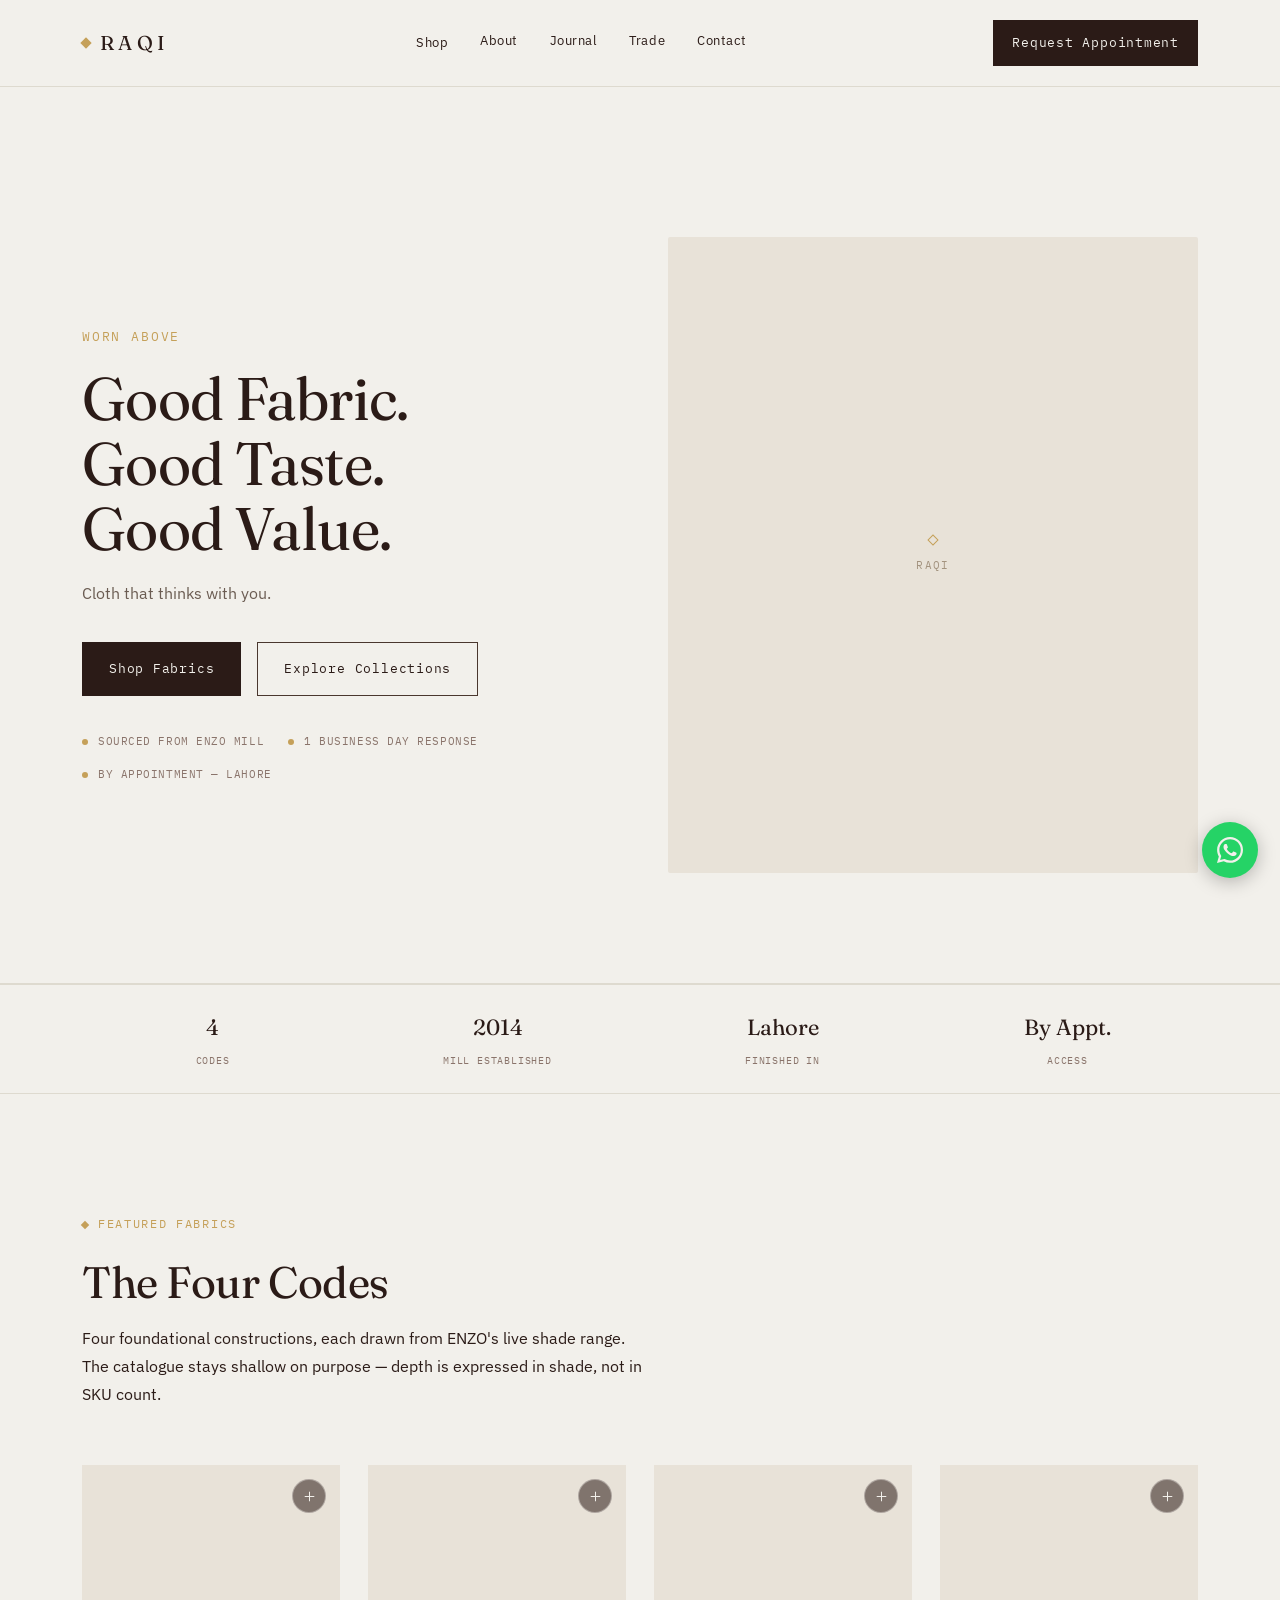
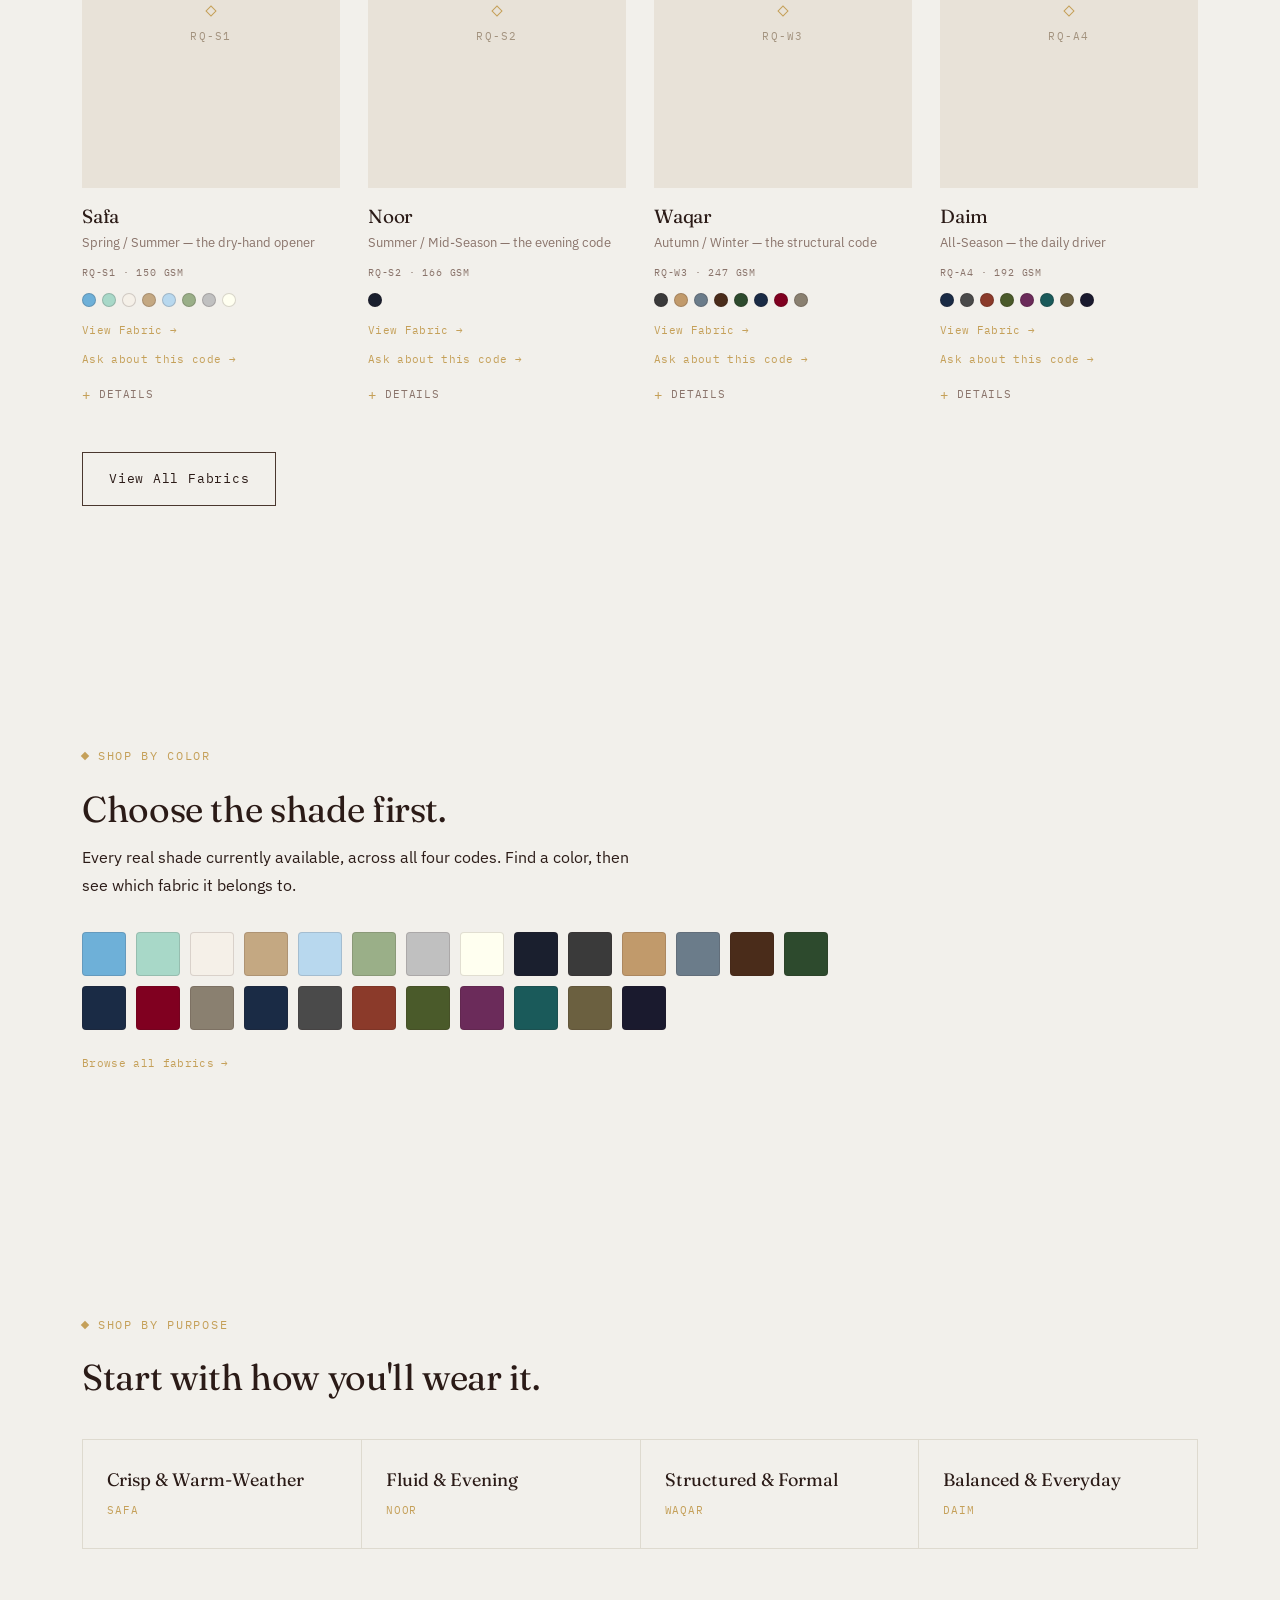
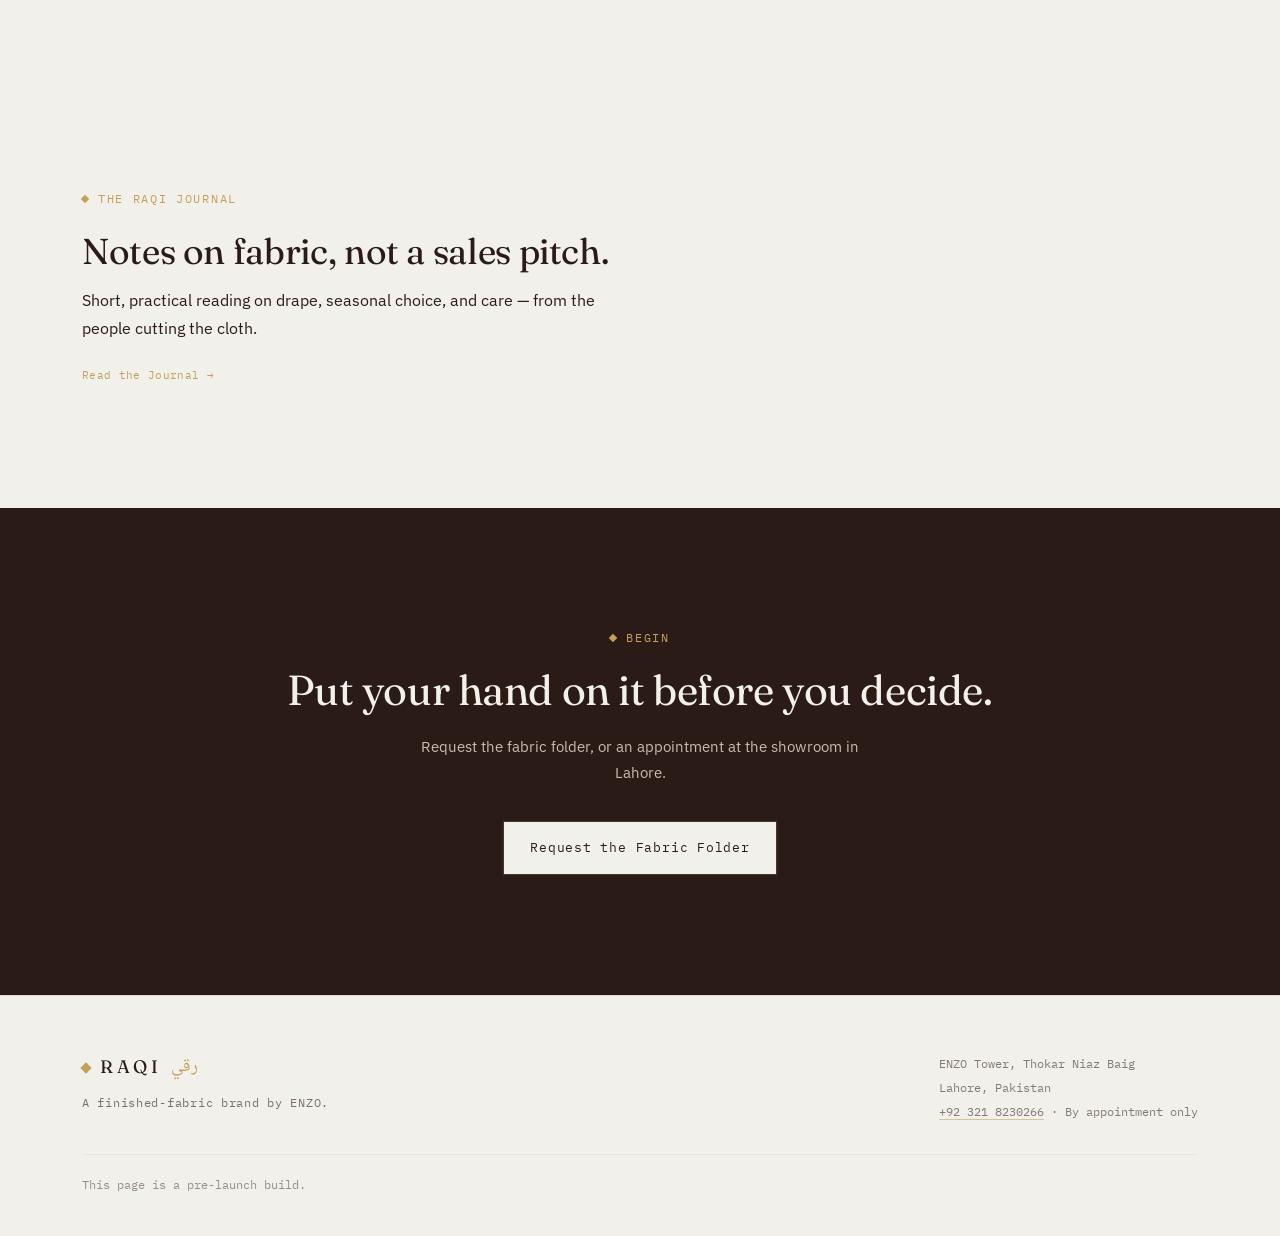
<file: index.html>
<!DOCTYPE html>
<html lang="en">
<head>
<meta charset="UTF-8">
<meta name="viewport" content="width=device-width, initial-scale=1.0">
<title>RAQI — Finished Suiting Fabric, Lahore | Good Fabric. Good Taste. Good Value.</title>
<meta name="description" content="RAQI is a finished-fabric brand by ENZO — four real suiting codes, real shades, Rs. 400-500/metre, sold by the piece in Lahore. Shop by season, color, or character.">
<meta name="robots" content="index,follow">
<meta name="theme-color" content="#F2F0EB">
<link rel="canonical" href="https://enzolhr.com/raqi-site/">
<meta property="og:type" content="website">
<meta property="og:site_name" content="RAQI">
<meta property="og:url" content="https://enzolhr.com/raqi-site/">
<meta property="og:title" content="RAQI — Finished Suiting Fabric, Lahore">
<meta property="og:description" content="Good fabric. Good taste. Good value. Four real suiting codes, sourced from ENZO's mill, sold by the piece in Lahore.">
<meta property="og:image" content="https://enzolhr.com/raqi-site/assets/og-image.png">
<meta property="og:locale" content="en_PK">
<meta name="twitter:card" content="summary_large_image">
<meta name="twitter:title" content="RAQI — Finished Suiting Fabric, Lahore">
<meta name="twitter:description" content="Good fabric. Good taste. Good value. Four real suiting codes, sourced from ENZO's mill, sold by the piece in Lahore.">
<meta name="twitter:image" content="https://enzolhr.com/raqi-site/assets/og-image.png">
<link rel="icon" href="data:image/svg+xml,%3Csvg xmlns='http://www.w3.org/2000/svg' viewBox='0 0 32 32'%3E%3Crect width='32' height='32' fill='%232B1B17'/%3E%3Crect x='11' y='11' width='10' height='10' fill='%23C5A059' transform='rotate(45 16 16)'/%3E%3C/svg%3E">
<link rel="preconnect" href="https://fonts.googleapis.com">
<link rel="preconnect" href="https://fonts.gstatic.com" crossorigin>
<link href="https://fonts.googleapis.com/css2?family=Fraunces:opsz,wght@9..144,300;9..144,400;9..144,500;9..144,600&family=IBM+Plex+Sans:wght@400;500&family=IBM+Plex+Mono:wght@400;500&family=Noto+Naskh+Arabic:wght@400;500&display=swap" rel="stylesheet">
<link rel="stylesheet" href="assets/site.css">
<script type="application/ld+json">
{
  "@context": "https://schema.org",
  "@type": "ClothingStore",
  "name": "RAQI",
  "alternateName": "RAQI — Worn Above",
  "url": "https://enzolhr.com/raqi-site/",
  "image": "https://enzolhr.com/raqi-site/assets/og-image.png",
  "description": "Finished suiting fabric, sold by the piece, sourced from ENZO's wholesale mill in Faisalabad and finished in Lahore. Four real codes, real shades, Rs. 400-500/metre.",
  "telephone": "+923218230266",
  "priceRange": "$$",
  "address": {
    "@type": "PostalAddress",
    "streetAddress": "ENZO Tower, Thokar Niaz Baig",
    "addressLocality": "Lahore",
    "addressCountry": "PK"
  },
  "parentOrganization": {
    "@type": "Organization",
    "name": "ENZO",
    "alternateName": "Humayun Ibrahim Textile",
    "url": "https://enzolhr.com/"
  },
  "sameAs": ["https://enzolhr.com/"]
}
</script>
<style>
/* ---------- Hero ---------- */
  .hero{
    position:relative;overflow:hidden;
    background:var(--ash);color:var(--chocolate);
    padding-top:110px;padding-bottom:80px;
    border-bottom:1px solid var(--ash-line);
  }
  @media(min-width:900px){ .hero{padding-top:150px;padding-bottom:110px;} }
  .hero-grid{
    display:grid;grid-template-columns:1fr;gap:48px;align-items:center;
  }
  @media(min-width:900px){ .hero-grid{grid-template-columns:1fr 1fr;gap:56px;} }

  .hero-tagline{
    font-family:var(--mono);font-size:13px;letter-spacing:0.14em;
    text-transform:uppercase;color:var(--gold);
  }
  .hero-word{
    font-family:var(--serif);
    font-weight:400;
    font-size:clamp(38px,6vw,60px);
    letter-spacing:-0.01em;
    line-height:1.08;
    margin-top:18px;
  }
  .hero-sub{
    font-family:var(--sans);font-size:16px;
    font-weight:400;line-height:1.6;margin-top:20px;max-width:420px;
    color:#6b5c52;
  }
  .hero-actions{display:flex;gap:16px;margin-top:36px;flex-wrap:wrap;}
  .hero-actions .btn-ghost{border-color:var(--chocolate-line);color:var(--chocolate);}
  .trust-bar{
    display:flex;flex-wrap:wrap;gap:14px 24px;margin-top:36px;
    font-family:var(--mono);font-size:11px;letter-spacing:0.05em;text-transform:uppercase;color:#8a746b;
  }
  .trust-bar span{position:relative;padding-left:16px;}
  .trust-bar span::before{
    content:'';position:absolute;left:0;top:50%;transform:translateY(-50%);
    width:6px;height:6px;background:var(--gold);border-radius:50%;
  }
  .hero-visual .store-img{aspect-ratio:5/6;border-radius:2px;}

  /* ---------- Trust Strip ---------- */
  .trust-strip{
    background:var(--ash);border-top:1px solid var(--ash-line);
    border-bottom:1px solid var(--ash-line);
  }
  .trust-strip-grid{
    display:grid;grid-template-columns:repeat(2,1fr);gap:24px;
    padding:24px 32px;text-align:center;
  }
  @media(min-width:640px){ .trust-strip-grid{grid-template-columns:repeat(4,1fr);} }
  .trust-num{
    display:block;font-family:var(--serif);font-size:22px;color:var(--chocolate);
  }
  .trust-label{
    display:block;font-family:var(--mono);font-size:10px;letter-spacing:0.08em;
    text-transform:uppercase;color:#8a746b;margin-top:6px;
  }

  .cta-band{
    background:var(--chocolate);color:var(--ash);text-align:center;
  }
  .cta-band h2{font-size:clamp(28px,4vw,42px);margin-bottom:20px;}
  .cta-band p{color:#cabbb2;max-width:480px;margin:0 auto 36px;font-size:15px;}

</style>
</head>
<body>

<nav class="nav" aria-label="Primary">
  <div class="nav-inner">
    <a href="index.html" class="brandmark" aria-label="RAQI — home">
      <span class="diamond"></span>
      <span class="wordmark">Raqi</span>
    </a>
    <div class="nav-links">
      <div class="has-mega">
        <a href="shop.html">Shop</a>
        <div class="mega-panel">
          <div class="mega-col">
            <div class="mega-label">Shop</div>
            <a href="shop.html">All Fabrics</a>
            <a href="shop.html">Shop by Color</a>
          </div>
          <div class="mega-col">
            <div class="mega-label">Collections</div>
            <a href="shop.html?season=summer">Summer</a>
            <a href="shop.html?season=winter">Winter</a>
            <a href="shop.html?season=all-season">All-Season</a>
          </div>
        </div>
      </div>
      <a href="about.html">About</a>
      <a href="journal.html">Journal</a>
      <a href="trade.html">Trade</a>
      <a href="contact.html">Contact</a>
    </div>
    <div style="display:flex;align-items:center;gap:8px;">
      <a href="contact.html" class="btn btn-dark" style="padding:11px 18px;">Request Appointment</a>
      <button type="button" id="nav-toggle" class="nav-toggle" aria-label="Open menu" aria-expanded="false" aria-controls="mobile-menu">
        <span aria-hidden="true"></span><span aria-hidden="true"></span>
      </button>
    </div>
  </div>
</nav>

<div id="mobile-menu" class="mobile-menu" aria-hidden="true">
  <div class="mobile-menu-top">
    <span class="brandmark">
      <span class="diamond"></span>
      <span class="wordmark">Raqi</span>
    </span>
    <button type="button" id="mobile-menu-close" class="mobile-menu-close" aria-label="Close menu">&times;</button>
  </div>
  <nav class="mobile-menu-links" aria-label="Mobile">
    <a href="shop.html">Shop</a>
    <div class="mobile-menu-sub">
      <a href="shop.html">Shop by Color</a>
      <a href="shop.html?season=summer">Summer</a>
      <a href="shop.html?season=winter">Winter</a>
      <a href="shop.html?season=all-season">All-Season</a>
    </div>
    <a href="about.html">About</a>
    <a href="journal.html">Journal</a>
    <a href="trade.html">Trade</a>
    <a href="contact.html">Contact</a>
    <a href="https://wa.me/923218230266" target="_blank" rel="noopener noreferrer">WhatsApp Us</a>
  </nav>
</div>

<header class="hero">
  <div class="wrap hero-grid">
    <div>
      <div class="hero-tagline">Worn Above</div>
      <h1 class="hero-word">Good Fabric.<br>Good Taste.<br>Good Value.</h1>
      <p class="hero-sub">Cloth that thinks with you.</p>
      <div class="hero-actions">
        <a href="shop.html" class="btn btn-dark">Shop Fabrics</a>
        <a href="shop.html" class="btn btn-ghost">Explore Collections</a>
      </div>
      <div class="trust-bar">
        <span>Sourced from ENZO Mill</span>
        <span>1 Business Day Response</span>
        <span>By Appointment — Lahore</span>
      </div>
    </div>
    <div class="hero-visual">
      <div class="store-img" data-src="https://enzolhr.com/assets/products/ww-07.webp" data-alt="RAQI suiting fabric, close texture">
        <div class="store-img-fallback"><span class="diamond outline"></span><span>RAQI</span></div>
      </div>
    </div>
  </div>
</header>

<div class="trust-strip">
  <div class="wrap trust-strip-grid">
    <div><span class="trust-num">4</span><span class="trust-label">Codes</span></div>
    <div><span class="trust-num">2014</span><span class="trust-label">Mill Established</span></div>
    <div><span class="trust-num">Lahore</span><span class="trust-label">Finished In</span></div>
    <div><span class="trust-num">By Appt.</span><span class="trust-label">Access</span></div>
  </div>
</div>

<section id="codes">
  <div class="wrap reveal">
    <div class="eyebrow"><span class="diamond"></span>Featured Fabrics</div>
    <h2 style="font-size:clamp(28px,4vw,44px);margin-top:22px;">The Four Codes</h2>
    <p class="body-copy" style="max-width:560px;margin-top:18px;">Four foundational constructions, each drawn from ENZO's live shade range. The catalogue stays shallow on purpose — depth is expressed in shade, not in SKU count.</p>
  </div>
  <div class="wrap">
    <div class="store-grid reveal">
      <div class="store-card">
        <div class="store-img" data-src="https://enzolhr.com/assets/products/bb-04-summer.webp" data-alt="RAQI Safa">
          <div class="store-img-fallback"><span class="diamond outline"></span><span>RQ-S1</span></div>
          <a href="product-safa.html" class="store-img-link" aria-label="View Safa"></a>
          <button type="button" class="store-quickadd" data-code="Safa" aria-label="Add Safa to selection">
            <svg viewBox="0 0 24 24" width="15" height="15" aria-hidden="true"><path d="M12 5v14M5 12h14" stroke="currentColor" stroke-width="1.6" fill="none" stroke-linecap="round"/></svg>
          </button>
        </div>
        <div class="store-body">
          <h3 class="store-name"><a href="product-safa.html" style="color:inherit;">Safa</a></h3>
          <div class="store-sub">Spring / Summer — the dry-hand opener</div>
          <div class="store-code">RQ-S1 &middot; 150 GSM</div>
          <div class="store-swatches"><span class="swatch" style="background:#6EB0D8" title="Sky Blue"></span><span class="swatch" style="background:#A8D8C8" title="Mint"></span><span class="swatch" style="background:#F5F0E8" title="Pearl White"></span><span class="swatch" style="background:#C4A882" title="Sand"></span><span class="swatch" style="background:#B8D8EE" title="Powder Blue"></span><span class="swatch" style="background:#9AAF88" title="Sage"></span><span class="swatch" style="background:#C0C0C0" title="Light Grey"></span><span class="swatch" style="background:#FFFFF0" title="Ivory"></span></div>
          <a href="product-safa.html" class="store-ask">View Fabric →</a>
          <a href="https://wa.me/923218230266?text=Hello%20RAQI%2C%20I%27d%20like%20to%20ask%20about%20the%20Safa%20code." target="_blank" rel="noopener noreferrer" class="store-ask" style="display:block;margin-top:8px;">Ask about this code →</a>
          <details class="store-details">
            <summary>Details</summary>
            <div class="store-details-body">
              <p class="code-desc">Micro-crepe weave with a dry, springy hand that stands slightly away from the body. The first fabric to put in a client's hand.</p>
              <div class="code-specs-inline"><span>Sett 108 × 76</span><span>Drape Standing</span></div>
              <div class="code-source">ENZO Bluebird — Summer (BB-04, 20% Viscose / 80% Polyester)</div>
              <div class="in-stock">In Stock — Ready to Cut</div>
            </div>
          </details>
        </div>
      </div>
      <div class="store-card">
        <div class="store-img" data-src="https://enzolhr.com/assets/products/ns-01.webp" data-alt="RAQI Noor">
          <div class="store-img-fallback"><span class="diamond outline"></span><span>RQ-S2</span></div>
          <a href="product-noor.html" class="store-img-link" aria-label="View Noor"></a>
          <button type="button" class="store-quickadd" data-code="Noor" aria-label="Add Noor to selection">
            <svg viewBox="0 0 24 24" width="15" height="15" aria-hidden="true"><path d="M12 5v14M5 12h14" stroke="currentColor" stroke-width="1.6" fill="none" stroke-linecap="round"/></svg>
          </button>
        </div>
        <div class="store-body">
          <h3 class="store-name"><a href="product-noor.html" style="color:inherit;">Noor</a></h3>
          <div class="store-sub">Summer / Mid-Season — the evening code</div>
          <div class="store-code">RQ-S2 &middot; 166 GSM</div>
          <div class="store-swatches"><span class="swatch" style="background:#1A1F2E" title="Midnight"></span></div>
          <a href="product-noor.html" class="store-ask">View Fabric →</a>
          <a href="https://wa.me/923218230266?text=Hello%20RAQI%2C%20I%27d%20like%20to%20ask%20about%20the%20Noor%20code." target="_blank" rel="noopener noreferrer" class="store-ask" style="display:block;margin-top:8px;">Ask about this code →</a>
          <details class="store-details">
            <summary>Details</summary>
            <div class="store-details-body">
              <p class="code-desc">Fluid, weighted fall engineered for hall lighting — scatters light rather than flashing under LED or tungsten.</p>
              <div class="code-specs-inline"><span>Sett 128 × 84</span><span>Drape Fluid</span></div>
              <div class="code-source">ENZO Nova Silk (NS-01, Boski, 70% Viscose / 30% Polyester)</div>
              <div class="in-stock">In Stock — Ready to Cut</div>
            </div>
          </details>
        </div>
      </div>
      <div class="store-card">
        <div class="store-img" data-src="https://enzolhr.com/assets/products/ww-07.webp" data-alt="RAQI Waqar">
          <div class="store-img-fallback"><span class="diamond outline"></span><span>RQ-W3</span></div>
          <a href="product-waqar.html" class="store-img-link" aria-label="View Waqar"></a>
          <button type="button" class="store-quickadd" data-code="Waqar" aria-label="Add Waqar to selection">
            <svg viewBox="0 0 24 24" width="15" height="15" aria-hidden="true"><path d="M12 5v14M5 12h14" stroke="currentColor" stroke-width="1.6" fill="none" stroke-linecap="round"/></svg>
          </button>
        </div>
        <div class="store-body">
          <h3 class="store-name"><a href="product-waqar.html" style="color:inherit;">Waqar</a></h3>
          <div class="store-sub">Autumn / Winter — the structural code</div>
          <div class="store-code">RQ-W3 &middot; 247 GSM</div>
          <div class="store-swatches"><span class="swatch" style="background:#3A3A3A" title="Charcoal"></span><span class="swatch" style="background:#C19A6B" title="Camel"></span><span class="swatch" style="background:#6B7C8A" title="Slate"></span><span class="swatch" style="background:#4A2C1A" title="Deep Brown"></span><span class="swatch" style="background:#2D4A2D" title="Forest"></span><span class="swatch" style="background:#1A2B45" title="Midnight Blue"></span><span class="swatch" style="background:#800020" title="Burgundy"></span><span class="swatch" style="background:#8A8070" title="Stone"></span></div>
          <a href="product-waqar.html" class="store-ask">View Fabric →</a>
          <a href="https://wa.me/923218230266?text=Hello%20RAQI%2C%20I%27d%20like%20to%20ask%20about%20the%20Waqar%20code." target="_blank" rel="noopener noreferrer" class="store-ask" style="display:block;margin-top:8px;">Ask about this code →</a>
          <details class="store-details">
            <summary>Details</summary>
            <div class="store-details-body">
              <p class="code-desc">Poly-wool worsted that holds a pressed pleat and a sculptural fold. The range's quiet authority piece.</p>
              <div class="code-specs-inline"><span>Sett 96 × 72</span><span>Drape Structural</span></div>
              <div class="code-source">ENZO Wostar Wool (WW-07, Wool Blend, Winter Weight)</div>
              <div class="in-stock">In Stock — Ready to Cut</div>
            </div>
          </details>
        </div>
      </div>
      <div class="store-card">
        <div class="store-img" data-src="https://enzolhr.com/assets/products/bb-04-winter.webp" data-alt="RAQI Daim">
          <div class="store-img-fallback"><span class="diamond outline"></span><span>RQ-A4</span></div>
          <a href="product-daim.html" class="store-img-link" aria-label="View Daim"></a>
          <button type="button" class="store-quickadd" data-code="Daim" aria-label="Add Daim to selection">
            <svg viewBox="0 0 24 24" width="15" height="15" aria-hidden="true"><path d="M12 5v14M5 12h14" stroke="currentColor" stroke-width="1.6" fill="none" stroke-linecap="round"/></svg>
          </button>
        </div>
        <div class="store-body">
          <h3 class="store-name"><a href="product-daim.html" style="color:inherit;">Daim</a></h3>
          <div class="store-sub">All-Season — the daily driver</div>
          <div class="store-code">RQ-A4 &middot; 192 GSM</div>
          <div class="store-swatches"><span class="swatch" style="background:#1A2B45" title="Deep Navy"></span><span class="swatch" style="background:#4A4A4A" title="Graphite"></span><span class="swatch" style="background:#8B3A2A" title="Rust"></span><span class="swatch" style="background:#4A5A2A" title="Olive"></span><span class="swatch" style="background:#6B2B5A" title="Plum"></span><span class="swatch" style="background:#1A5A5A" title="Teal"></span><span class="swatch" style="background:#6B6040" title="Dark Khaki"></span><span class="swatch" style="background:#1A1A2E" title="Ink"></span></div>
          <a href="product-daim.html" class="store-ask">View Fabric →</a>
          <a href="https://wa.me/923218230266?text=Hello%20RAQI%2C%20I%27d%20like%20to%20ask%20about%20the%20Daim%20code." target="_blank" rel="noopener noreferrer" class="store-ask" style="display:block;margin-top:8px;">Ask about this code →</a>
          <details class="store-details">
            <summary>Details</summary>
            <div class="store-details-body">
              <p class="code-desc">Balanced, wash-and-wear construction with no knee or seat memory at hour twelve. The permanent core.</p>
              <div class="code-specs-inline"><span>Sett 124 × 88</span><span>Drape Neutral</span></div>
              <div class="code-source">ENZO Bluebird — Winter (BB-04, 20% Viscose / 80% Polyester)</div>
              <div class="in-stock">In Stock — Ready to Cut</div>
            </div>
          </details>
        </div>
      </div>
    </div>
    <a href="shop.html" class="btn btn-ghost" style="margin-top:48px;">View All Fabrics</a>
  </div>
</section>

<section id="shop-by-color">
  <div class="wrap reveal">
    <div class="eyebrow"><span class="diamond"></span>Shop by Color</div>
    <h2 style="font-size:clamp(26px,3.6vw,36px);margin-top:22px;">Choose the shade first.</h2>
    <p class="body-copy" style="max-width:560px;margin-top:14px;">Every real shade currently available, across all four codes. Find a color, then see which fabric it belongs to.</p>
    <div class="color-wall" id="color-wall" aria-label="All available colors"></div>
    <a href="shop.html" class="store-ask" style="margin-top:24px;display:inline-block;">Browse all fabrics →</a>
  </div>
</section>

<section id="shop-by-purpose">
  <div class="wrap reveal">
    <div class="eyebrow"><span class="diamond"></span>Shop by Purpose</div>
    <h2 style="font-size:clamp(26px,3.6vw,36px);margin-top:22px;">Start with how you'll wear it.</h2>
    <div class="purpose-grid">
      <a href="shop.html?character=standing" class="purpose-card">
        <span class="purpose-name">Crisp &amp; Warm-Weather</span>
        <span class="purpose-code">Safa</span>
      </a>
      <a href="shop.html?character=fluid" class="purpose-card">
        <span class="purpose-name">Fluid &amp; Evening</span>
        <span class="purpose-code">Noor</span>
      </a>
      <a href="shop.html?character=structural" class="purpose-card">
        <span class="purpose-name">Structured &amp; Formal</span>
        <span class="purpose-code">Waqar</span>
      </a>
      <a href="shop.html?character=neutral" class="purpose-card">
        <span class="purpose-name">Balanced &amp; Everyday</span>
        <span class="purpose-code">Daim</span>
      </a>
    </div>
  </div>
</section>

<section id="journal-teaser">
  <div class="wrap reveal">
    <div class="eyebrow"><span class="diamond"></span>The RAQI Journal</div>
    <h2 style="font-size:clamp(26px,3.6vw,36px);margin-top:22px;">Notes on fabric, not a sales pitch.</h2>
    <p class="body-copy" style="max-width:560px;margin-top:14px;">Short, practical reading on drape, seasonal choice, and care — from the people cutting the cloth.</p>
    <a href="journal.html" class="store-ask" style="margin-top:24px;display:inline-block;">Read the Journal →</a>
  </div>
</section>

<section class="cta-band">
  <div class="wrap reveal">
    <div class="eyebrow" style="justify-content:center;"><span class="diamond"></span>Begin</div>
    <h2 style="margin-top:18px;">Put your hand on it before you decide.</h2>
    <p>Request the fabric folder, or an appointment at the showroom in Lahore.</p>
    <a href="contact.html" class="btn btn-light">Request the Fabric Folder</a>
  </div>
</section>

<footer>
  <div class="wrap">
    <div class="foot-grid">
      <div>
        <div class="foot-mark">
          <span class="diamond"></span>
          <span class="wordmark">Raqi</span>
          <span class="foot-arabic">رقي</span>
        </div>
        <div class="foot-line">A finished-fabric brand by ENZO.</div>
      </div>
      <div class="foot-meta">
        ENZO Tower, Thokar Niaz Baig<br>
        Lahore, Pakistan<br>
        <a href="https://wa.me/923218230266" target="_blank" rel="noopener noreferrer" style="color:inherit;border-bottom:1px solid var(--gold);">+92 321 8230266</a> &middot; By appointment only
      </div>
    </div>
    <div class="foot-note">This page is a pre-launch build.</div>
  </div>
</footer>

<div id="cart-bar" class="cart-bar">
  <span class="cart-bar-count"><span id="cart-count">0</span> Selected</span>
  <button type="button" id="cart-view" class="btn btn-light">View Cart</button>
</div>

<div id="cart-backdrop" class="cart-backdrop"></div>
<aside id="cart-drawer" class="cart-drawer" aria-hidden="true" aria-label="Your selection">
  <div class="cart-drawer-header">
    <span>Your Selection</span>
    <button type="button" id="cart-close" class="cart-drawer-close" aria-label="Close cart">&times;</button>
  </div>
  <div class="cart-drawer-items" id="cart-items"></div>
  <div class="cart-drawer-footer">
    <a id="cart-drawer-send" href="#" target="_blank" rel="noopener noreferrer" class="btn btn-light" style="width:100%;justify-content:center;">Send via WhatsApp</a>
  </div>
</aside>

<a href="https://wa.me/923218230266?text=Hello%20RAQI%2C%20I%27d%20like%20to%20know%20more%20about%20your%20suiting%20fabric." target="_blank" rel="noopener noreferrer" class="wa-float" aria-label="Chat with RAQI on WhatsApp">
  <svg viewBox="0 0 24 24" width="26" height="26" fill="#F2F0EB" aria-hidden="true"><path d="M17.472 14.382c-.297-.149-1.758-.867-2.03-.967-.273-.099-.471-.148-.67.15-.197.297-.767.966-.94 1.164-.173.199-.347.223-.644.075-.297-.15-1.255-.463-2.39-1.475-.883-.788-1.48-1.761-1.653-2.059-.173-.297-.018-.458.13-.606.134-.133.297-.347.446-.52.149-.174.198-.298.298-.497.099-.198.05-.371-.025-.52-.075-.149-.669-1.612-.916-2.207-.242-.579-.487-.5-.669-.51-.173-.008-.371-.01-.57-.01-.198 0-.52.074-.792.372-.272.297-1.04 1.016-1.04 2.479 0 1.462 1.065 2.875 1.213 3.074.149.198 2.096 3.2 5.077 4.487.709.306 1.262.489 1.694.625.712.227 1.36.195 1.871.118.571-.085 1.758-.719 2.006-1.413.248-.694.248-1.289.173-1.413-.074-.124-.272-.198-.57-.347z"/><path d="M20.52 3.449C18.24 1.245 15.24 0 12.045 0 5.463 0 .105 5.36.102 11.943c0 2.105.548 4.16 1.591 5.976L0 24l6.223-1.632a11.9 11.9 0 0 0 5.822 1.484h.005c6.58 0 11.938-5.359 11.941-11.943a11.87 11.87 0 0 0-3.47-8.46zM12.05 21.785h-.004a9.87 9.87 0 0 1-5.031-1.378l-.361-.214-3.741.981.999-3.648-.235-.374a9.86 9.86 0 0 1-1.51-5.234c.002-5.45 4.437-9.884 9.888-9.884 2.64 0 5.122 1.03 6.988 2.898a9.83 9.83 0 0 1 2.893 6.994c-.003 5.45-4.437 9.859-9.886 9.859z"/></svg>
</a>

<script src="assets/products-data.js"></script>
<script src="assets/site.js"></script>

</body>
</html>
</file>
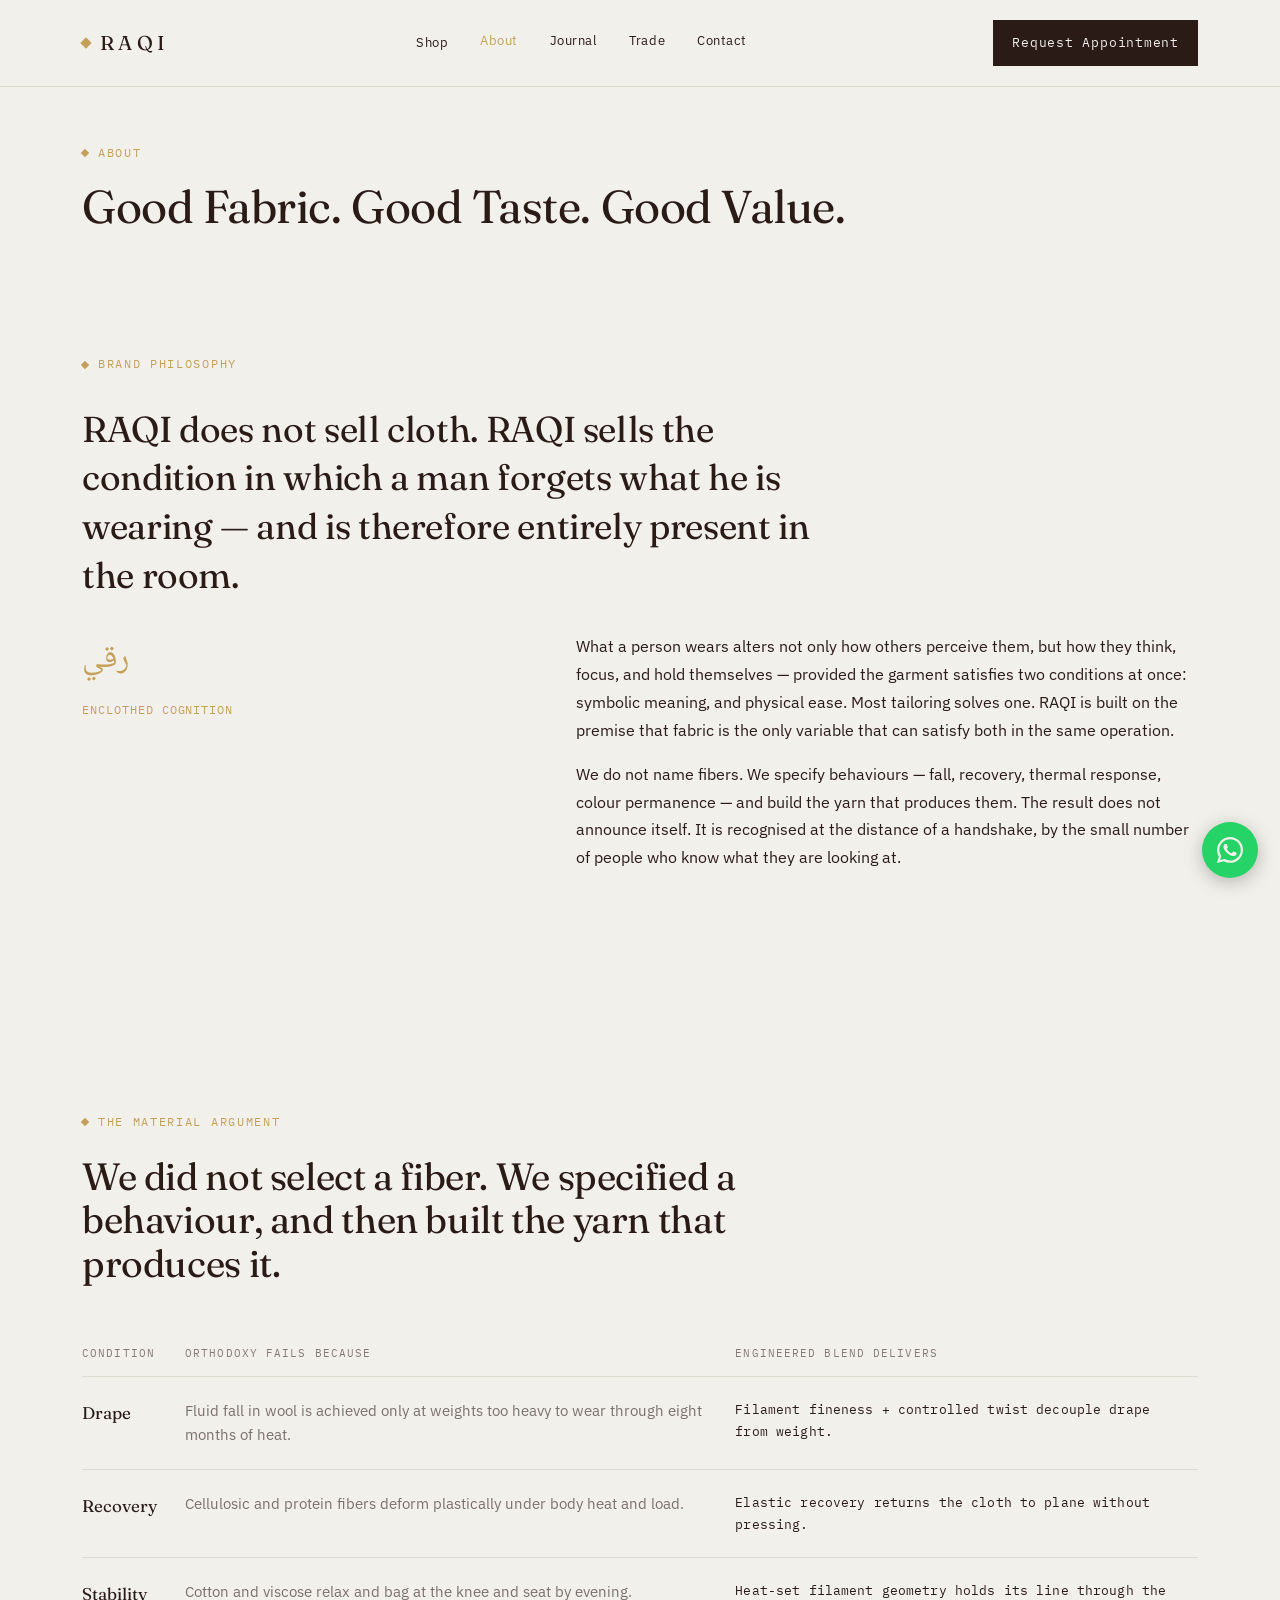
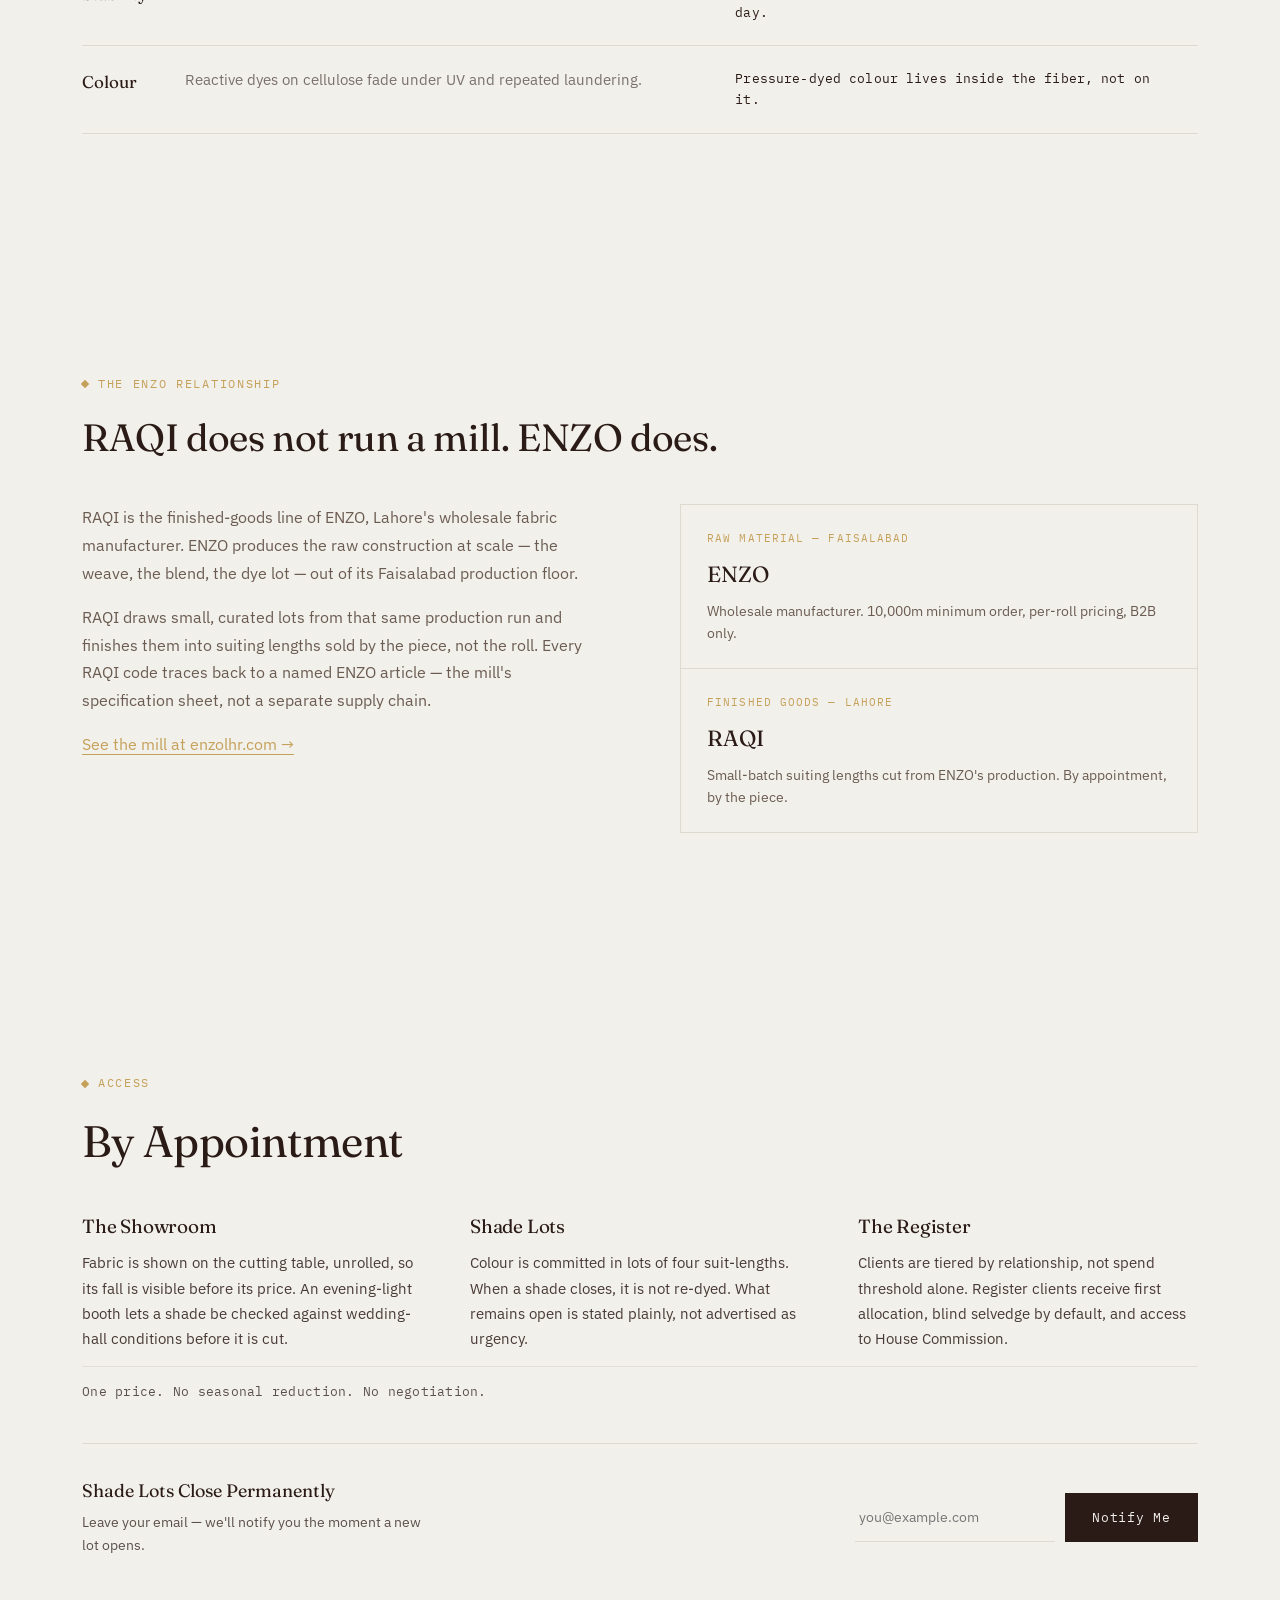
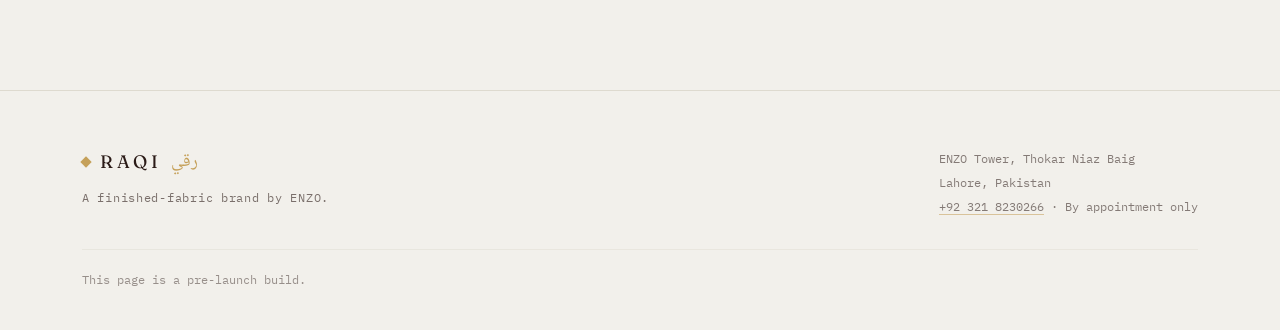
<file: about.html>
<!DOCTYPE html>
<html lang="en">
<head>
<meta charset="UTF-8">
<meta name="viewport" content="width=device-width, initial-scale=1.0">
<title>About RAQI — Philosophy, Material, and the ENZO Relationship</title>
<meta name="description" content="RAQI is the finished-goods line of ENZO, Lahore's wholesale fabric mill. Our philosophy, the material argument behind our fabric, and how appointments and shade lots work.">
<meta name="robots" content="index,follow">
<meta name="theme-color" content="#F2F0EB">
<link rel="canonical" href="https://enzolhr.com/raqi-site/about.html">
<meta property="og:type" content="website">
<meta property="og:site_name" content="RAQI">
<meta property="og:url" content="https://enzolhr.com/raqi-site/about.html">
<meta property="og:title" content="About RAQI">
<meta property="og:description" content="RAQI is the finished-goods line of ENZO, Lahore's wholesale fabric mill. Our philosophy and how appointments work.">
<meta property="og:image" content="https://enzolhr.com/raqi-site/assets/og-image.png">
<meta property="og:locale" content="en_PK">
<meta name="twitter:card" content="summary_large_image">
<meta name="twitter:title" content="About RAQI">
<meta name="twitter:description" content="RAQI is the finished-goods line of ENZO, Lahore's wholesale fabric mill.">
<meta name="twitter:image" content="https://enzolhr.com/raqi-site/assets/og-image.png">
<link rel="icon" href="data:image/svg+xml,%3Csvg xmlns='http://www.w3.org/2000/svg' viewBox='0 0 32 32'%3E%3Crect width='32' height='32' fill='%232B1B17'/%3E%3Crect x='11' y='11' width='10' height='10' fill='%23C5A059' transform='rotate(45 16 16)'/%3E%3C/svg%3E">
<link rel="preconnect" href="https://fonts.googleapis.com">
<link rel="preconnect" href="https://fonts.gstatic.com" crossorigin>
<link href="https://fonts.googleapis.com/css2?family=Fraunces:opsz,wght@9..144,300;9..144,400;9..144,500;9..144,600&family=IBM+Plex+Sans:wght@400;500&family=IBM+Plex+Mono:wght@400;500&family=Noto+Naskh+Arabic:wght@400;500&display=swap" rel="stylesheet">
<link rel="stylesheet" href="assets/site.css">
<script type="application/ld+json">
{
  "@context": "https://schema.org",
  "@type": "AboutPage",
  "url": "https://enzolhr.com/raqi-site/about.html",
  "mainEntity": {
    "@type": "ClothingStore",
    "name": "RAQI",
    "parentOrganization": { "@type": "Organization", "name": "ENZO", "url": "https://enzolhr.com/" }
  }
}
</script>
<style>
  .pull{
    font-family:var(--serif);font-weight:400;
    font-size:clamp(24px,3.4vw,36px);
    line-height:1.35;margin:30px 0 34px;
    max-width:760px;
  }
  .two-col{display:grid;grid-template-columns:1fr;gap:40px;}
  @media(min-width:840px){ .two-col{grid-template-columns:0.8fr 1.2fr;gap:80px;} }

  .argtable{width:100%;border-collapse:collapse;margin-top:8px;}
  .argtable th{
    text-align:left;font-family:var(--mono);font-size:11px;letter-spacing:0.1em;
    text-transform:uppercase;color:var(--chocolate);opacity:0.55;
    padding:14px 18px 14px 0;border-bottom:1px solid var(--ash-line);
    font-weight:400;
  }
  .argtable td{
    padding:22px 18px 22px 0;border-bottom:1px solid var(--ash-line);
    vertical-align:top;font-size:14.5px;line-height:1.65;
  }
  .argtable td:first-child{
    font-family:var(--serif);font-size:17px;white-space:nowrap;padding-right:28px;
  }
  .argtable .fails{color:var(--chocolate);opacity:0.6;}
  .argtable .delivers{font-family:var(--mono);font-size:13px;letter-spacing:0.01em;}

  .lineage-grid{display:grid;grid-template-columns:1fr;gap:40px;margin-top:44px;align-items:start;}
  @media(min-width:840px){ .lineage-grid{grid-template-columns:1fr 1fr;gap:80px;} }
  .lineage-copy{font-size:15.5px;line-height:1.8;color:#6b5c52;}
  .lineage-copy p + p{margin-top:16px;}
  .lineage-flow{
    display:flex;flex-direction:column;gap:0;border:1px solid var(--ash-line);
  }
  .lineage-step{padding:24px 26px;border-bottom:1px solid var(--ash-line);}
  .lineage-step:last-child{border-bottom:none;}
  .lineage-step .step-label{
    font-family:var(--mono);font-size:11px;letter-spacing:0.1em;text-transform:uppercase;color:var(--gold);
  }
  .lineage-step .step-name{font-family:var(--serif);font-size:22px;margin-top:8px;}
  .lineage-step .step-desc{font-size:13.5px;color:#6b5c52;margin-top:8px;line-height:1.6;}

  .access-grid{display:grid;grid-template-columns:1fr;gap:48px;margin-top:50px;}
  @media(min-width:840px){ .access-grid{grid-template-columns:repeat(3,1fr);} }
  .access-item h3{font-size:19px;font-weight:400;margin-bottom:12px;}
  .access-item p{font-size:14.5px;line-height:1.75;color:var(--chocolate);opacity:0.85;}
  .doctrine-line{
    font-family:var(--mono);font-size:13px;letter-spacing:0.02em;
    padding-top:14px;margin-top:14px;border-top:1px solid var(--ash-line);
    opacity:0.75;
  }
  .notify-box{
    margin-top:40px;padding-top:32px;border-top:1px solid var(--ash-line);
    display:flex;flex-direction:column;gap:18px;
  }
  @media(min-width:700px){ .notify-box{flex-direction:row;align-items:center;justify-content:space-between;gap:32px;} }
  .notify-label{font-family:var(--serif);font-size:18px;}
  .notify-copy{font-size:14px;color:var(--chocolate);opacity:0.75;margin-top:4px;max-width:340px;}
  .notify-form{display:flex;gap:10px;flex-wrap:wrap;}
  .notify-form input[type=email]{
    background:transparent;border:none;border-bottom:1px solid var(--ash-line);
    padding:10px 4px;font-family:var(--sans);font-size:14px;color:var(--chocolate);min-width:200px;
  }
  .notify-form input[type=email]:focus{outline:none;border-color:var(--gold);}
  .notify-status{font-family:var(--mono);font-size:12px;margin-top:12px;}
</style>
</head>
<body>

<nav class="nav" aria-label="Primary">
  <div class="nav-inner">
    <a href="index.html" class="brandmark" aria-label="RAQI — home">
      <span class="diamond"></span>
      <span class="wordmark">Raqi</span>
    </a>
    <div class="nav-links">
      <div class="has-mega">
        <a href="shop.html">Shop</a>
        <div class="mega-panel">
          <div class="mega-col">
            <div class="mega-label">Shop</div>
            <a href="shop.html">All Fabrics</a>
            <a href="shop.html">Shop by Color</a>
          </div>
          <div class="mega-col">
            <div class="mega-label">Collections</div>
            <a href="shop.html?season=summer">Summer</a>
            <a href="shop.html?season=winter">Winter</a>
            <a href="shop.html?season=all-season">All-Season</a>
          </div>
        </div>
      </div>
      <a href="about.html">About</a>
      <a href="journal.html">Journal</a>
      <a href="trade.html">Trade</a>
      <a href="contact.html">Contact</a>
    </div>
    <div style="display:flex;align-items:center;gap:8px;">
      <a href="contact.html" class="btn btn-dark" style="padding:11px 18px;">Request Appointment</a>
      <button type="button" id="nav-toggle" class="nav-toggle" aria-label="Open menu" aria-expanded="false" aria-controls="mobile-menu">
        <span aria-hidden="true"></span><span aria-hidden="true"></span>
      </button>
    </div>
  </div>
</nav>

<div id="mobile-menu" class="mobile-menu" aria-hidden="true">
  <div class="mobile-menu-top">
    <span class="brandmark">
      <span class="diamond"></span>
      <span class="wordmark">Raqi</span>
    </span>
    <button type="button" id="mobile-menu-close" class="mobile-menu-close" aria-label="Close menu">&times;</button>
  </div>
  <nav class="mobile-menu-links" aria-label="Mobile">
    <a href="shop.html">Shop</a>
    <div class="mobile-menu-sub">
      <a href="shop.html">Shop by Color</a>
      <a href="shop.html?season=summer">Summer</a>
      <a href="shop.html?season=winter">Winter</a>
      <a href="shop.html?season=all-season">All-Season</a>
    </div>
    <a href="about.html">About</a>
    <a href="journal.html">Journal</a>
    <a href="trade.html">Trade</a>
    <a href="contact.html">Contact</a>
    <a href="https://wa.me/923218230266" target="_blank" rel="noopener noreferrer">WhatsApp Us</a>
  </nav>
</div>

<header style="padding:56px 0 0;">
  <div class="wrap">
    <div class="eyebrow"><span class="diamond"></span>About</div>
    <h1 style="font-size:clamp(30px,4.5vw,46px);margin-top:18px;">Good Fabric. Good Taste. Good Value.</h1>
  </div>
</header>

<section id="philosophy">
  <div class="wrap reveal">
    <div class="eyebrow"><span class="diamond"></span>Brand Philosophy</div>
    <h2 class="pull">RAQI does not sell cloth. RAQI sells the condition in which a man forgets what he is wearing — and is therefore entirely present in the room.</h2>
    <div class="two-col">
      <div>
        <div class="foot-arabic" style="font-size:32px;">رقي</div>
        <p style="font-family:var(--mono);font-size:12px;letter-spacing:0.08em;color:var(--gold);margin-top:12px;text-transform:uppercase;">Enclothed Cognition</p>
      </div>
      <div class="body-copy">
        <p>What a person wears alters not only how others perceive them, but how they think, focus, and hold themselves — provided the garment satisfies two conditions at once: symbolic meaning, and physical ease. Most tailoring solves one. RAQI is built on the premise that fabric is the only variable that can satisfy both in the same operation.</p>
        <p>We do not name fibers. We specify behaviours — fall, recovery, thermal response, colour permanence — and build the yarn that produces them. The result does not announce itself. It is recognised at the distance of a handshake, by the small number of people who know what they are looking at.</p>
      </div>
    </div>
  </div>
</section>

<section id="argument">
  <div class="wrap reveal">
    <div class="eyebrow"><span class="diamond"></span>The Material Argument</div>
    <h2 style="font-size:clamp(26px,3.6vw,38px);max-width:680px;margin-top:22px;">We did not select a fiber. We specified a behaviour, and then built the yarn that produces it.</h2>
    <table class="argtable" style="margin-top:44px;">
      <thead>
        <tr><th>Condition</th><th>Orthodoxy fails because</th><th>Engineered blend delivers</th></tr>
      </thead>
      <tbody>
        <tr>
          <td>Drape</td>
          <td class="fails">Fluid fall in wool is achieved only at weights too heavy to wear through eight months of heat.</td>
          <td class="delivers">Filament fineness + controlled twist decouple drape from weight.</td>
        </tr>
        <tr>
          <td>Recovery</td>
          <td class="fails">Cellulosic and protein fibers deform plastically under body heat and load.</td>
          <td class="delivers">Elastic recovery returns the cloth to plane without pressing.</td>
        </tr>
        <tr>
          <td>Stability</td>
          <td class="fails">Cotton and viscose relax and bag at the knee and seat by evening.</td>
          <td class="delivers">Heat-set filament geometry holds its line through the day.</td>
        </tr>
        <tr>
          <td>Colour</td>
          <td class="fails">Reactive dyes on cellulose fade under UV and repeated laundering.</td>
          <td class="delivers">Pressure-dyed colour lives inside the fiber, not on it.</td>
        </tr>
      </tbody>
    </table>
  </div>
</section>

<section id="lineage">
  <div class="wrap reveal">
    <div class="eyebrow"><span class="diamond"></span>The ENZO Relationship</div>
    <h2 style="font-size:clamp(26px,3.6vw,38px);max-width:680px;margin-top:22px;">RAQI does not run a mill. ENZO does.</h2>
    <div class="lineage-grid">
      <div class="lineage-copy">
        <p>RAQI is the finished-goods line of ENZO, Lahore's wholesale fabric manufacturer. ENZO produces the raw construction at scale — the weave, the blend, the dye lot — out of its Faisalabad production floor.</p>
        <p>RAQI draws small, curated lots from that same production run and finishes them into suiting lengths sold by the piece, not the roll. Every RAQI code traces back to a named ENZO article — the mill's specification sheet, not a separate supply chain.</p>
        <p><a href="https://enzolhr.com/" target="_blank" rel="noopener noreferrer" style="color:var(--gold);border-bottom:1px solid var(--gold);">See the mill at enzolhr.com →</a></p>
      </div>
      <div class="lineage-flow">
        <div class="lineage-step">
          <div class="step-label">Raw Material — Faisalabad</div>
          <div class="step-name">ENZO</div>
          <div class="step-desc">Wholesale manufacturer. 10,000m minimum order, per-roll pricing, B2B only.</div>
        </div>
        <div class="lineage-step">
          <div class="step-label">Finished Goods — Lahore</div>
          <div class="step-name">RAQI</div>
          <div class="step-desc">Small-batch suiting lengths cut from ENZO's production. By appointment, by the piece.</div>
        </div>
      </div>
    </div>
  </div>
</section>

<section id="access">
  <div class="wrap reveal">
    <div class="eyebrow"><span class="diamond"></span>Access</div>
    <h2 style="font-size:clamp(28px,4vw,44px);margin-top:22px;">By Appointment</h2>
    <div class="access-grid">
      <div class="access-item">
        <h3>The Showroom</h3>
        <p>Fabric is shown on the cutting table, unrolled, so its fall is visible before its price. An evening-light booth lets a shade be checked against wedding-hall conditions before it is cut.</p>
      </div>
      <div class="access-item">
        <h3>Shade Lots</h3>
        <p>Colour is committed in lots of four suit-lengths. When a shade closes, it is not re-dyed. What remains open is stated plainly, not advertised as urgency.</p>
      </div>
      <div class="access-item">
        <h3>The Register</h3>
        <p>Clients are tiered by relationship, not spend threshold alone. Register clients receive first allocation, blind selvedge by default, and access to House Commission.</p>
      </div>
    </div>
    <div class="doctrine-line">One price. No seasonal reduction. No negotiation.</div>

    <div class="notify-box">
      <div>
        <p class="notify-label">Shade Lots Close Permanently</p>
        <p class="notify-copy">Leave your email — we'll notify you the moment a new lot opens.</p>
      </div>
      <form id="notify-form" class="notify-form" novalidate>
        <input type="hidden" name="_subject" value="RAQI Shade Lot Signup">
        <input type="hidden" name="brand" value="RAQI">
        <input type="email" name="email" placeholder="you@example.com" required aria-label="Email address">
        <button type="submit" class="btn btn-dark">Notify Me</button>
      </form>
    </div>
    <div class="notify-status" id="notify-status" role="status" aria-live="polite"></div>
  </div>
</section>

<footer>
  <div class="wrap">
    <div class="foot-grid">
      <div>
        <div class="foot-mark">
          <span class="diamond"></span>
          <span class="wordmark">Raqi</span>
          <span class="foot-arabic">رقي</span>
        </div>
        <div class="foot-line">A finished-fabric brand by ENZO.</div>
      </div>
      <div class="foot-meta">
        ENZO Tower, Thokar Niaz Baig<br>
        Lahore, Pakistan<br>
        <a href="https://wa.me/923218230266" target="_blank" rel="noopener noreferrer" style="color:inherit;border-bottom:1px solid var(--gold);">+92 321 8230266</a> &middot; By appointment only
      </div>
    </div>
    <div class="foot-note">This page is a pre-launch build.</div>
  </div>
</footer>

<div id="cart-bar" class="cart-bar">
  <span class="cart-bar-count"><span id="cart-count">0</span> Selected</span>
  <button type="button" id="cart-view" class="btn btn-light">View Cart</button>
</div>

<div id="cart-backdrop" class="cart-backdrop"></div>
<aside id="cart-drawer" class="cart-drawer" aria-hidden="true" aria-label="Your selection">
  <div class="cart-drawer-header">
    <span>Your Selection</span>
    <button type="button" id="cart-close" class="cart-drawer-close" aria-label="Close cart">&times;</button>
  </div>
  <div class="cart-drawer-items" id="cart-items"></div>
  <div class="cart-drawer-footer">
    <a id="cart-drawer-send" href="#" target="_blank" rel="noopener noreferrer" class="btn btn-light" style="width:100%;justify-content:center;">Send via WhatsApp</a>
  </div>
</aside>

<a href="https://wa.me/923218230266?text=Hello%20RAQI%2C%20I%27d%20like%20to%20know%20more%20about%20your%20suiting%20fabric." target="_blank" rel="noopener noreferrer" class="wa-float" aria-label="Chat with RAQI on WhatsApp">
  <svg viewBox="0 0 24 24" width="26" height="26" fill="#F2F0EB" aria-hidden="true"><path d="M17.472 14.382c-.297-.149-1.758-.867-2.03-.967-.273-.099-.471-.148-.67.15-.197.297-.767.966-.94 1.164-.173.199-.347.223-.644.075-.297-.15-1.255-.463-2.39-1.475-.883-.788-1.48-1.761-1.653-2.059-.173-.297-.018-.458.13-.606.134-.133.297-.347.446-.52.149-.174.198-.298.298-.497.099-.198.05-.371-.025-.52-.075-.149-.669-1.612-.916-2.207-.242-.579-.487-.5-.669-.51-.173-.008-.371-.01-.57-.01-.198 0-.52.074-.792.372-.272.297-1.04 1.016-1.04 2.479 0 1.462 1.065 2.875 1.213 3.074.149.198 2.096 3.2 5.077 4.487.709.306 1.262.489 1.694.625.712.227 1.36.195 1.871.118.571-.085 1.758-.719 2.006-1.413.248-.694.248-1.289.173-1.413-.074-.124-.272-.198-.57-.347z"/><path d="M20.52 3.449C18.24 1.245 15.24 0 12.045 0 5.463 0 .105 5.36.102 11.943c0 2.105.548 4.16 1.591 5.976L0 24l6.223-1.632a11.9 11.9 0 0 0 5.822 1.484h.005c6.58 0 11.938-5.359 11.941-11.943a11.87 11.87 0 0 0-3.47-8.46zM12.05 21.785h-.004a9.87 9.87 0 0 1-5.031-1.378l-.361-.214-3.741.981.999-3.648-.235-.374a9.86 9.86 0 0 1-1.51-5.234c.002-5.45 4.437-9.884 9.888-9.884 2.64 0 5.122 1.03 6.988 2.898a9.83 9.83 0 0 1 2.893 6.994c-.003 5.45-4.437 9.859-9.886 9.859z"/></svg>
</a>

<script src="assets/products-data.js"></script>
<script src="assets/site.js"></script>
<script src="assets/forms.js"></script>
</body>
</html>
</file>
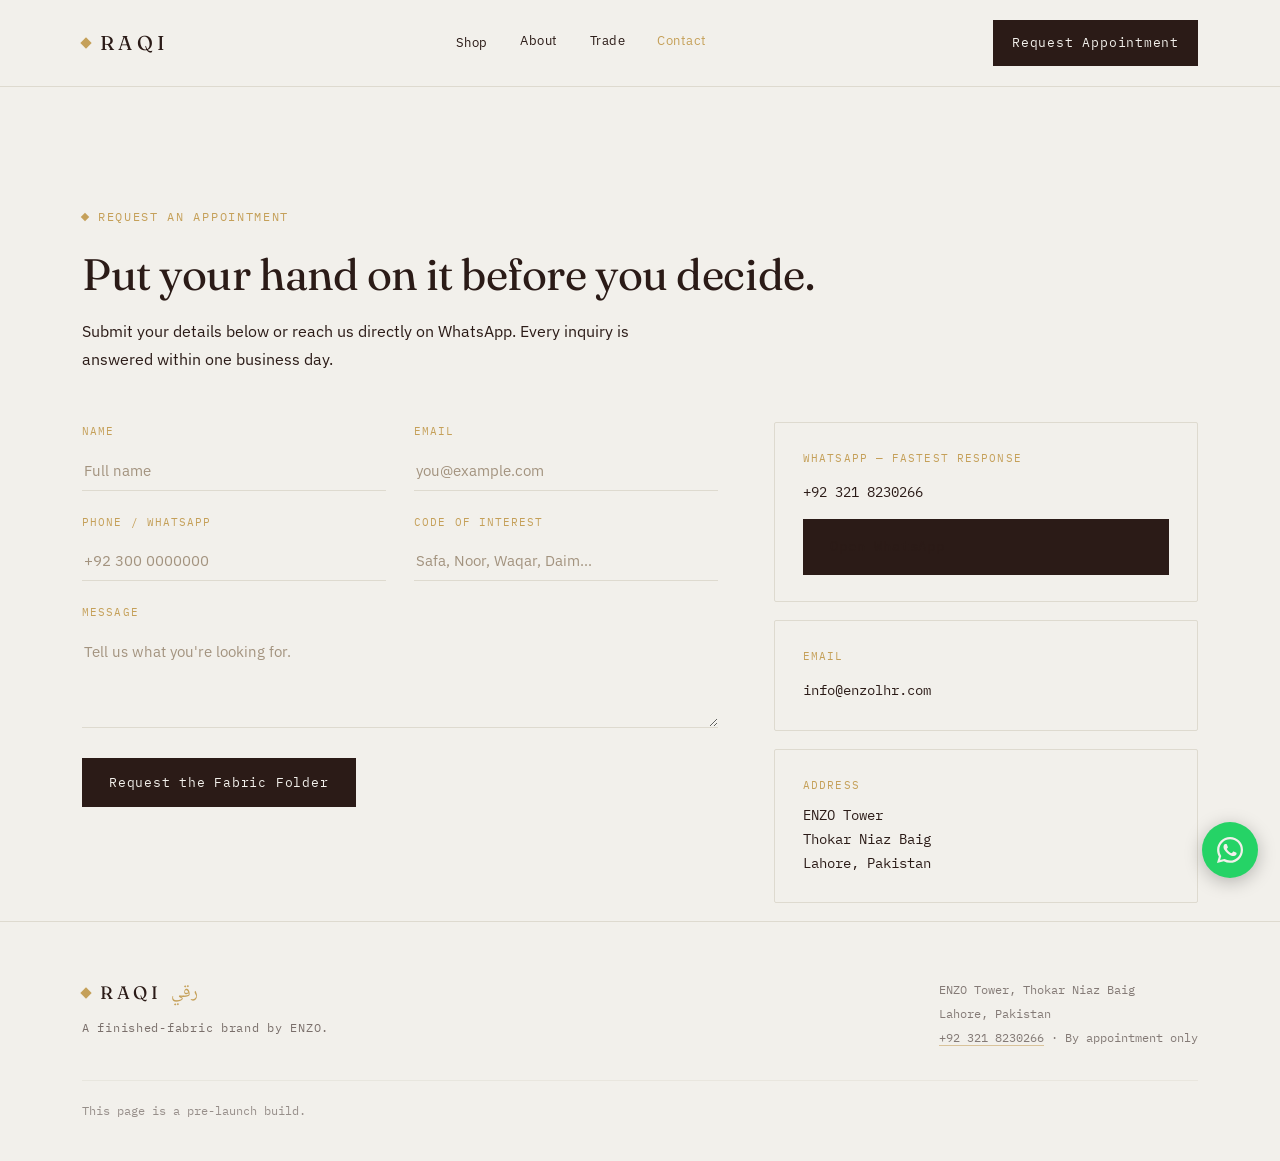
<file: contact.html>
<!DOCTYPE html>
<html lang="en">
<head>
<meta charset="UTF-8">
<meta name="viewport" content="width=device-width, initial-scale=1.0">
<title>Contact RAQI — Request an Appointment</title>
<meta name="description" content="Request the RAQI fabric folder or book a showroom appointment in Lahore. WhatsApp +92 321 8230266 or email info@enzolhr.com — answered within 1 business day.">
<meta name="robots" content="index,follow">
<meta name="theme-color" content="#F2F0EB">
<link rel="canonical" href="https://enzolhr.com/raqi-site/contact.html">
<meta property="og:type" content="website">
<meta property="og:site_name" content="RAQI">
<meta property="og:url" content="https://enzolhr.com/raqi-site/contact.html">
<meta property="og:title" content="Contact RAQI">
<meta property="og:description" content="Request the fabric folder or book a showroom appointment in Lahore. Answered within 1 business day.">
<meta property="og:image" content="https://enzolhr.com/raqi-site/assets/og-image.png">
<meta property="og:locale" content="en_PK">
<meta name="twitter:card" content="summary_large_image">
<meta name="twitter:title" content="Contact RAQI">
<meta name="twitter:description" content="Request the fabric folder or book a showroom appointment in Lahore.">
<meta name="twitter:image" content="https://enzolhr.com/raqi-site/assets/og-image.png">
<link rel="icon" href="data:image/svg+xml,%3Csvg xmlns='http://www.w3.org/2000/svg' viewBox='0 0 32 32'%3E%3Crect width='32' height='32' fill='%232B1B17'/%3E%3Crect x='11' y='11' width='10' height='10' fill='%23C5A059' transform='rotate(45 16 16)'/%3E%3C/svg%3E">
<link rel="preconnect" href="https://fonts.googleapis.com">
<link rel="preconnect" href="https://fonts.gstatic.com" crossorigin>
<link href="https://fonts.googleapis.com/css2?family=Fraunces:opsz,wght@9..144,300;9..144,400;9..144,500;9..144,600&family=IBM+Plex+Sans:wght@400;500&family=IBM+Plex+Mono:wght@400;500&family=Noto+Naskh+Arabic:wght@400;500&display=swap" rel="stylesheet">
<link rel="stylesheet" href="assets/site.css">
<script type="application/ld+json">
{
  "@context": "https://schema.org",
  "@type": "ContactPage",
  "url": "https://enzolhr.com/raqi-site/contact.html",
  "mainEntity": {
    "@type": "ClothingStore",
    "name": "RAQI",
    "telephone": "+923218230266",
    "email": "info@enzolhr.com",
    "address": {
      "@type": "PostalAddress",
      "streetAddress": "ENZO Tower, Thokar Niaz Baig",
      "addressLocality": "Lahore",
      "addressCountry": "PK"
    }
  }
}
</script>
<style>
  .contact-grid{display:grid;grid-template-columns:1fr;gap:56px;margin-top:48px;}
  @media(min-width:900px){ .contact-grid{grid-template-columns:1.2fr 0.8fr;} }
  .field{margin-bottom:22px;}
  .field label{
    display:block;font-family:var(--mono);font-size:11px;letter-spacing:0.1em;
    text-transform:uppercase;color:var(--gold);margin-bottom:10px;
  }
  .field input, .field textarea{
    width:100%;background:transparent;border:none;border-bottom:1px solid var(--ash-line);
    color:var(--chocolate);font-family:var(--sans);font-size:15px;padding:10px 2px;
    transition:border-color .25s ease;
  }
  .field input::placeholder, .field textarea::placeholder{color:#a3937f;}
  .field input:focus, .field textarea:focus{outline:none;border-color:var(--gold);}
  .field textarea{resize:vertical;min-height:96px;}
  .form-row{display:grid;grid-template-columns:1fr;gap:0 28px;}
  @media(min-width:560px){ .form-row{grid-template-columns:1fr 1fr;} }
  .form-status{
    font-family:var(--mono);font-size:13px;margin-top:18px;min-height:18px;
  }
  .contact-card{
    background:var(--ash);border:1px solid var(--ash-line);border-radius:2px;
    padding:26px 28px;margin-bottom:18px;
  }
  .contact-card p.label{
    font-family:var(--mono);font-size:11px;letter-spacing:0.1em;text-transform:uppercase;
    color:var(--gold);margin-bottom:10px;
  }
  .contact-card a, .contact-card address{
    font-family:var(--mono);font-size:14px;color:var(--chocolate);line-height:1.7;font-style:normal;
  }
  .contact-card a{display:inline-block;border-bottom:1px solid transparent;}
  .contact-card a:hover{border-color:var(--gold);}
</style>
</head>
<body>

<nav class="nav" aria-label="Primary">
  <div class="nav-inner">
    <a href="index.html" class="brandmark" aria-label="RAQI — home">
      <span class="diamond"></span>
      <span class="wordmark">Raqi</span>
    </a>
    <div class="nav-links">
      <div class="has-mega">
        <a href="shop.html">Shop</a>
        <div class="mega-panel">
          <div class="mega-col">
            <div class="mega-label">Shop</div>
            <a href="shop.html">All Fabrics</a>
            <a href="shop.html">Shop by Color</a>
          </div>
          <div class="mega-col">
            <div class="mega-label">Collections</div>
            <a href="shop.html?season=summer">Summer</a>
            <a href="shop.html?season=winter">Winter</a>
            <a href="shop.html?season=all-season">All-Season</a>
          </div>
        </div>
      </div>
      <a href="about.html">About</a>
      <a href="trade.html">Trade</a>
      <a href="contact.html">Contact</a>
    </div>
    <div style="display:flex;align-items:center;gap:8px;">
      <a href="contact.html" class="btn btn-dark" style="padding:11px 18px;">Request Appointment</a>
      <button type="button" id="nav-toggle" class="nav-toggle" aria-label="Open menu" aria-expanded="false" aria-controls="mobile-menu">
        <span aria-hidden="true"></span><span aria-hidden="true"></span>
      </button>
    </div>
  </div>
</nav>

<div id="mobile-menu" class="mobile-menu" aria-hidden="true">
  <div class="mobile-menu-top">
    <span class="brandmark">
      <span class="diamond"></span>
      <span class="wordmark">Raqi</span>
    </span>
    <button type="button" id="mobile-menu-close" class="mobile-menu-close" aria-label="Close menu">&times;</button>
  </div>
  <nav class="mobile-menu-links" aria-label="Mobile">
    <a href="shop.html">Shop</a>
    <div class="mobile-menu-sub">
      <a href="shop.html">Shop by Color</a>
      <a href="shop.html?season=summer">Summer</a>
      <a href="shop.html?season=winter">Winter</a>
      <a href="shop.html?season=all-season">All-Season</a>
    </div>
    <a href="about.html">About</a>
    <a href="trade.html">Trade</a>
    <a href="contact.html">Contact</a>
    <a href="https://wa.me/923218230266" target="_blank" rel="noopener noreferrer">WhatsApp Us</a>
  </nav>
</div>

<section style="padding-bottom:0;">
  <div class="wrap reveal">
    <div class="eyebrow"><span class="diamond"></span>Request an Appointment</div>
    <h1 style="font-size:clamp(28px,4vw,44px);margin-top:22px;">Put your hand on it before you decide.</h1>
    <p class="body-copy" style="max-width:560px;margin-top:18px;">Submit your details below or reach us directly on WhatsApp. Every inquiry is answered within one business day.</p>

    <div class="contact-grid">
      <form data-quote-form novalidate>
        <input type="hidden" name="_subject" value="New RAQI Inquiry">
        <input type="hidden" name="brand" value="RAQI">
        <div class="form-row">
          <div class="field">
            <label for="r-name">Name</label>
            <input id="r-name" name="name" type="text" autocomplete="name" placeholder="Full name" required>
          </div>
          <div class="field">
            <label for="r-email">Email</label>
            <input id="r-email" name="email" type="email" autocomplete="email" placeholder="you@example.com" required>
          </div>
        </div>
        <div class="form-row">
          <div class="field">
            <label for="r-phone">Phone / WhatsApp</label>
            <input id="r-phone" name="phone" type="tel" autocomplete="tel" placeholder="+92 300 0000000">
          </div>
          <div class="field">
            <label for="r-code">Code of Interest</label>
            <input id="r-code" name="code" type="text" placeholder="Safa, Noor, Waqar, Daim…">
          </div>
        </div>
        <div class="field">
          <label for="r-message">Message</label>
          <textarea id="r-message" name="message" placeholder="Tell us what you're looking for."></textarea>
        </div>
        <button type="submit" class="btn btn-dark">Request the Fabric Folder</button>
        <div class="form-status" id="form-status" role="status" aria-live="polite"></div>
      </form>

      <div>
        <div class="contact-card">
          <p class="label">WhatsApp — fastest response</p>
          <a href="https://wa.me/923218230266" target="_blank" rel="noopener noreferrer">+92 321 8230266</a>
          <a href="https://wa.me/923218230266?text=Hello%20RAQI%2C%20I%27d%20like%20to%20know%20more%20about%20your%20suiting%20fabric." target="_blank" rel="noopener noreferrer" class="btn btn-dark" style="margin-top:14px;width:100%;justify-content:center;">Open WhatsApp</a>
        </div>
        <div class="contact-card">
          <p class="label">Email</p>
          <a href="mailto:info@enzolhr.com">info@enzolhr.com</a>
        </div>
        <div class="contact-card">
          <p class="label">Address</p>
          <address>ENZO Tower<br>Thokar Niaz Baig<br>Lahore, Pakistan</address>
        </div>
      </div>
    </div>
  </div>
</section>

<footer>
  <div class="wrap">
    <div class="foot-grid">
      <div>
        <div class="foot-mark">
          <span class="diamond"></span>
          <span class="wordmark">Raqi</span>
          <span class="foot-arabic">رقي</span>
        </div>
        <div class="foot-line">A finished-fabric brand by ENZO.</div>
      </div>
      <div class="foot-meta">
        ENZO Tower, Thokar Niaz Baig<br>
        Lahore, Pakistan<br>
        <a href="https://wa.me/923218230266" target="_blank" rel="noopener noreferrer" style="color:inherit;border-bottom:1px solid var(--gold);">+92 321 8230266</a> &middot; By appointment only
      </div>
    </div>
    <div class="foot-note">This page is a pre-launch build.</div>
  </div>
</footer>

<div id="cart-bar" class="cart-bar">
  <span class="cart-bar-count"><span id="cart-count">0</span> Selected</span>
  <button type="button" id="cart-view" class="btn btn-light">View Cart</button>
</div>

<div id="cart-backdrop" class="cart-backdrop"></div>
<aside id="cart-drawer" class="cart-drawer" aria-hidden="true" aria-label="Your selection">
  <div class="cart-drawer-header">
    <span>Your Selection</span>
    <button type="button" id="cart-close" class="cart-drawer-close" aria-label="Close cart">&times;</button>
  </div>
  <div class="cart-drawer-items" id="cart-items"></div>
  <div class="cart-drawer-footer">
    <a id="cart-drawer-send" href="#" target="_blank" rel="noopener noreferrer" class="btn btn-light" style="width:100%;justify-content:center;">Send via WhatsApp</a>
  </div>
</aside>

<a href="https://wa.me/923218230266?text=Hello%20RAQI%2C%20I%27d%20like%20to%20know%20more%20about%20your%20suiting%20fabric." target="_blank" rel="noopener noreferrer" class="wa-float" aria-label="Chat with RAQI on WhatsApp">
  <svg viewBox="0 0 24 24" width="26" height="26" fill="#F2F0EB" aria-hidden="true"><path d="M17.472 14.382c-.297-.149-1.758-.867-2.03-.967-.273-.099-.471-.148-.67.15-.197.297-.767.966-.94 1.164-.173.199-.347.223-.644.075-.297-.15-1.255-.463-2.39-1.475-.883-.788-1.48-1.761-1.653-2.059-.173-.297-.018-.458.13-.606.134-.133.297-.347.446-.52.149-.174.198-.298.298-.497.099-.198.05-.371-.025-.52-.075-.149-.669-1.612-.916-2.207-.242-.579-.487-.5-.669-.51-.173-.008-.371-.01-.57-.01-.198 0-.52.074-.792.372-.272.297-1.04 1.016-1.04 2.479 0 1.462 1.065 2.875 1.213 3.074.149.198 2.096 3.2 5.077 4.487.709.306 1.262.489 1.694.625.712.227 1.36.195 1.871.118.571-.085 1.758-.719 2.006-1.413.248-.694.248-1.289.173-1.413-.074-.124-.272-.198-.57-.347z"/><path d="M20.52 3.449C18.24 1.245 15.24 0 12.045 0 5.463 0 .105 5.36.102 11.943c0 2.105.548 4.16 1.591 5.976L0 24l6.223-1.632a11.9 11.9 0 0 0 5.822 1.484h.005c6.58 0 11.938-5.359 11.941-11.943a11.87 11.87 0 0 0-3.47-8.46zM12.05 21.785h-.004a9.87 9.87 0 0 1-5.031-1.378l-.361-.214-3.741.981.999-3.648-.235-.374a9.86 9.86 0 0 1-1.51-5.234c.002-5.45 4.437-9.884 9.888-9.884 2.64 0 5.122 1.03 6.988 2.898a9.83 9.83 0 0 1 2.893 6.994c-.003 5.45-4.437 9.859-9.886 9.859z"/></svg>
</a>

<script src="assets/products-data.js"></script>
<script src="assets/site.js"></script>
<script src="assets/forms.js"></script>
</body>
</html>
</file>
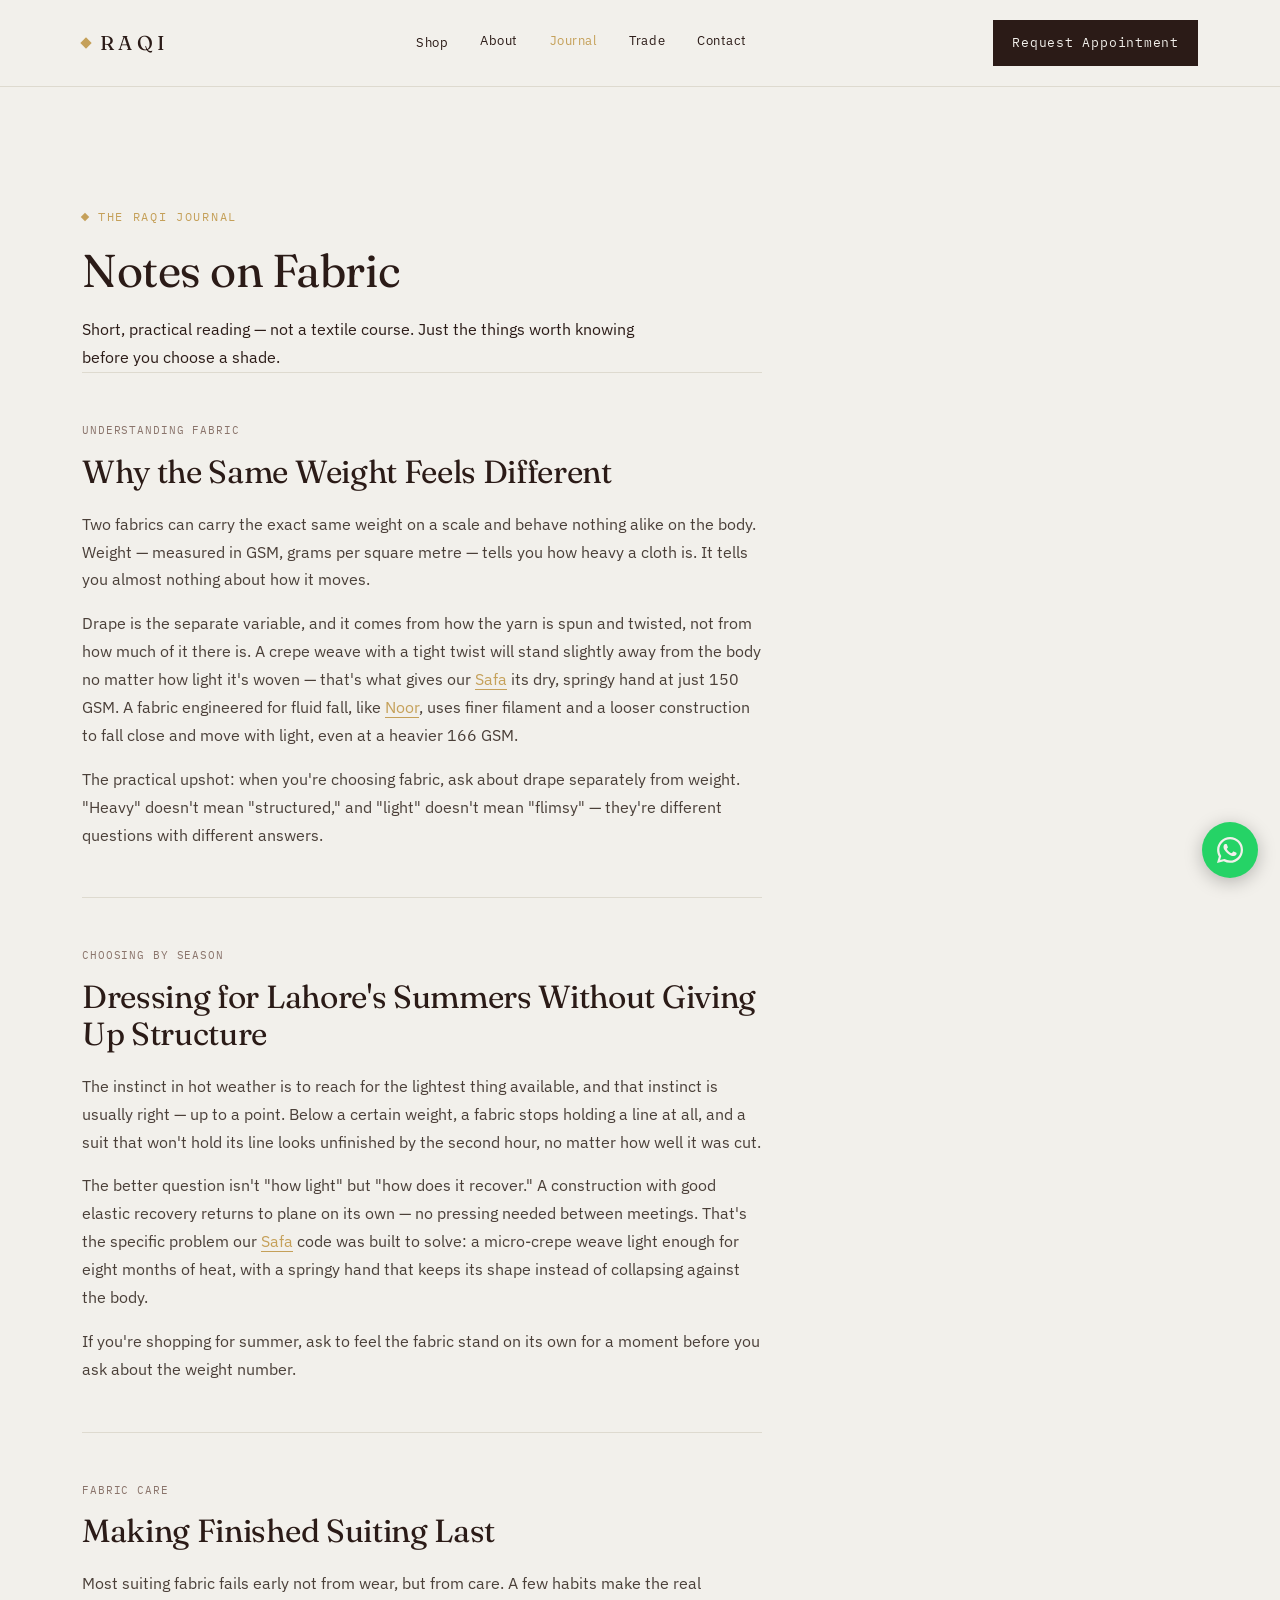
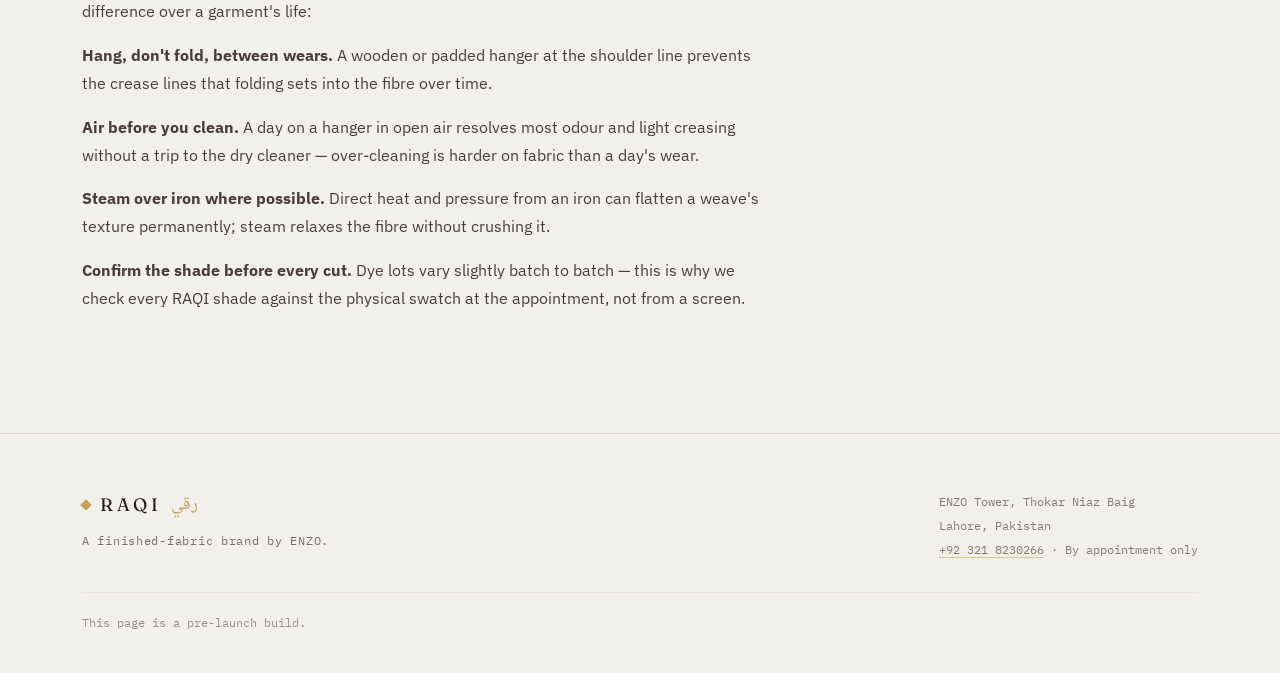
<file: journal.html>
<!DOCTYPE html>
<html lang="en">
<head>
<meta charset="UTF-8">
<meta name="viewport" content="width=device-width, initial-scale=1.0">
<title>The RAQI Journal — Notes on Fabric</title>
<meta name="description" content="Short, practical notes on fabric: understanding drape, choosing fabric for Lahore's seasons, and caring for finished suiting. From RAQI, Lahore.">
<meta name="robots" content="index,follow">
<meta name="theme-color" content="#F2F0EB">
<link rel="canonical" href="https://enzolhr.com/raqi-site/journal.html">
<meta property="og:type" content="website">
<meta property="og:site_name" content="RAQI">
<meta property="og:url" content="https://enzolhr.com/raqi-site/journal.html">
<meta property="og:title" content="The RAQI Journal">
<meta property="og:description" content="Short, practical notes on fabric — drape, seasonal choice, and care.">
<meta property="og:image" content="https://enzolhr.com/raqi-site/assets/og-image.png">
<meta property="og:locale" content="en_PK">
<meta name="twitter:card" content="summary_large_image">
<meta name="twitter:title" content="The RAQI Journal">
<meta name="twitter:description" content="Short, practical notes on fabric — drape, seasonal choice, and care.">
<meta name="twitter:image" content="https://enzolhr.com/raqi-site/assets/og-image.png">
<link rel="icon" href="data:image/svg+xml,%3Csvg xmlns='http://www.w3.org/2000/svg' viewBox='0 0 32 32'%3E%3Crect width='32' height='32' fill='%232B1B17'/%3E%3Crect x='11' y='11' width='10' height='10' fill='%23C5A059' transform='rotate(45 16 16)'/%3E%3C/svg%3E">
<link rel="preconnect" href="https://fonts.googleapis.com">
<link rel="preconnect" href="https://fonts.gstatic.com" crossorigin>
<link href="https://fonts.googleapis.com/css2?family=Fraunces:opsz,wght@9..144,300;9..144,400;9..144,500;9..144,600&family=IBM+Plex+Sans:wght@400;500&family=IBM+Plex+Mono:wght@400;500&family=Noto+Naskh+Arabic:wght@400;500&display=swap" rel="stylesheet">
<link rel="stylesheet" href="assets/site.css">
<style>
  .journal-post{border-top:1px solid var(--ash-line);padding-top:48px;margin-top:48px;max-width:680px;}
  .journal-post:first-of-type{margin-top:0;}
  .journal-meta{font-family:var(--mono);font-size:11px;letter-spacing:0.08em;text-transform:uppercase;color:#8a746b;}
  .journal-title{font-size:clamp(24px,3.2vw,32px);margin-top:14px;}
  .journal-body{font-size:15.5px;line-height:1.8;color:#4a3f38;margin-top:20px;}
  .journal-body p + p{margin-top:16px;}
  .journal-body a{color:var(--gold);border-bottom:1px solid var(--gold);}
</style>
</head>
<body>

<nav class="nav" aria-label="Primary">
  <div class="nav-inner">
    <a href="index.html" class="brandmark" aria-label="RAQI — home">
      <span class="diamond"></span>
      <span class="wordmark">Raqi</span>
    </a>
    <div class="nav-links">
      <div class="has-mega">
        <a href="shop.html">Shop</a>
        <div class="mega-panel">
          <div class="mega-col">
            <div class="mega-label">Shop</div>
            <a href="shop.html">All Fabrics</a>
            <a href="shop.html">Shop by Color</a>
          </div>
          <div class="mega-col">
            <div class="mega-label">Collections</div>
            <a href="shop.html?season=summer">Summer</a>
            <a href="shop.html?season=winter">Winter</a>
            <a href="shop.html?season=all-season">All-Season</a>
          </div>
        </div>
      </div>
      <a href="about.html">About</a>
      <a href="journal.html">Journal</a>
      <a href="trade.html">Trade</a>
      <a href="contact.html">Contact</a>
    </div>
    <div style="display:flex;align-items:center;gap:8px;">
      <a href="contact.html" class="btn btn-dark" style="padding:11px 18px;">Request Appointment</a>
      <button type="button" id="nav-toggle" class="nav-toggle" aria-label="Open menu" aria-expanded="false" aria-controls="mobile-menu">
        <span aria-hidden="true"></span><span aria-hidden="true"></span>
      </button>
    </div>
  </div>
</nav>

<div id="mobile-menu" class="mobile-menu" aria-hidden="true">
  <div class="mobile-menu-top">
    <span class="brandmark">
      <span class="diamond"></span>
      <span class="wordmark">Raqi</span>
    </span>
    <button type="button" id="mobile-menu-close" class="mobile-menu-close" aria-label="Close menu">&times;</button>
  </div>
  <nav class="mobile-menu-links" aria-label="Mobile">
    <a href="shop.html">Shop</a>
    <div class="mobile-menu-sub">
      <a href="shop.html">Shop by Color</a>
      <a href="shop.html?season=summer">Summer</a>
      <a href="shop.html?season=winter">Winter</a>
      <a href="shop.html?season=all-season">All-Season</a>
    </div>
    <a href="about.html">About</a>
    <a href="journal.html">Journal</a>
    <a href="trade.html">Trade</a>
    <a href="contact.html">Contact</a>
    <a href="https://wa.me/923218230266" target="_blank" rel="noopener noreferrer">WhatsApp Us</a>
  </nav>
</div>

<section>
  <div class="wrap reveal">
    <div class="eyebrow"><span class="diamond"></span>The RAQI Journal</div>
    <h1 style="font-size:clamp(30px,4.5vw,46px);margin-top:18px;">Notes on Fabric</h1>
    <p class="body-copy" style="max-width:560px;margin-top:18px;">Short, practical reading — not a textile course. Just the things worth knowing before you choose a shade.</p>

    <article class="journal-post">
      <div class="journal-meta">Understanding Fabric</div>
      <h2 class="journal-title">Why the Same Weight Feels Different</h2>
      <div class="journal-body">
        <p>Two fabrics can carry the exact same weight on a scale and behave nothing alike on the body. Weight — measured in GSM, grams per square metre — tells you how heavy a cloth is. It tells you almost nothing about how it moves.</p>
        <p>Drape is the separate variable, and it comes from how the yarn is spun and twisted, not from how much of it there is. A crepe weave with a tight twist will stand slightly away from the body no matter how light it's woven — that's what gives our <a href="product-safa.html">Safa</a> its dry, springy hand at just 150 GSM. A fabric engineered for fluid fall, like <a href="product-noor.html">Noor</a>, uses finer filament and a looser construction to fall close and move with light, even at a heavier 166 GSM.</p>
        <p>The practical upshot: when you're choosing fabric, ask about drape separately from weight. "Heavy" doesn't mean "structured," and "light" doesn't mean "flimsy" — they're different questions with different answers.</p>
      </div>
    </article>

    <article class="journal-post">
      <div class="journal-meta">Choosing by Season</div>
      <h2 class="journal-title">Dressing for Lahore's Summers Without Giving Up Structure</h2>
      <div class="journal-body">
        <p>The instinct in hot weather is to reach for the lightest thing available, and that instinct is usually right — up to a point. Below a certain weight, a fabric stops holding a line at all, and a suit that won't hold its line looks unfinished by the second hour, no matter how well it was cut.</p>
        <p>The better question isn't "how light" but "how does it recover." A construction with good elastic recovery returns to plane on its own — no pressing needed between meetings. That's the specific problem our <a href="product-safa.html">Safa</a> code was built to solve: a micro-crepe weave light enough for eight months of heat, with a springy hand that keeps its shape instead of collapsing against the body.</p>
        <p>If you're shopping for summer, ask to feel the fabric stand on its own for a moment before you ask about the weight number.</p>
      </div>
    </article>

    <article class="journal-post">
      <div class="journal-meta">Fabric Care</div>
      <h2 class="journal-title">Making Finished Suiting Last</h2>
      <div class="journal-body">
        <p>Most suiting fabric fails early not from wear, but from care. A few habits make the real difference over a garment's life:</p>
        <p><strong>Hang, don't fold, between wears.</strong> A wooden or padded hanger at the shoulder line prevents the crease lines that folding sets into the fibre over time.</p>
        <p><strong>Air before you clean.</strong> A day on a hanger in open air resolves most odour and light creasing without a trip to the dry cleaner — over-cleaning is harder on fabric than a day's wear.</p>
        <p><strong>Steam over iron where possible.</strong> Direct heat and pressure from an iron can flatten a weave's texture permanently; steam relaxes the fibre without crushing it.</p>
        <p><strong>Confirm the shade before every cut.</strong> Dye lots vary slightly batch to batch — this is why we check every RAQI shade against the physical swatch at the appointment, not from a screen.</p>
      </div>
    </article>
  </div>
</section>

<footer>
  <div class="wrap">
    <div class="foot-grid">
      <div>
        <div class="foot-mark">
          <span class="diamond"></span>
          <span class="wordmark">Raqi</span>
          <span class="foot-arabic">رقي</span>
        </div>
        <div class="foot-line">A finished-fabric brand by ENZO.</div>
      </div>
      <div class="foot-meta">
        ENZO Tower, Thokar Niaz Baig<br>
        Lahore, Pakistan<br>
        <a href="https://wa.me/923218230266" target="_blank" rel="noopener noreferrer" style="color:inherit;border-bottom:1px solid var(--gold);">+92 321 8230266</a> &middot; By appointment only
      </div>
    </div>
    <div class="foot-note">This page is a pre-launch build.</div>
  </div>
</footer>

<div id="cart-bar" class="cart-bar">
  <span class="cart-bar-count"><span id="cart-count">0</span> Selected</span>
  <button type="button" id="cart-view" class="btn btn-light">View Cart</button>
</div>

<div id="cart-backdrop" class="cart-backdrop"></div>
<aside id="cart-drawer" class="cart-drawer" aria-hidden="true" aria-label="Your selection">
  <div class="cart-drawer-header">
    <span>Your Selection</span>
    <button type="button" id="cart-close" class="cart-drawer-close" aria-label="Close cart">&times;</button>
  </div>
  <div class="cart-drawer-items" id="cart-items"></div>
  <div class="cart-drawer-footer">
    <a id="cart-drawer-send" href="#" target="_blank" rel="noopener noreferrer" class="btn btn-light" style="width:100%;justify-content:center;">Send via WhatsApp</a>
  </div>
</aside>

<a href="https://wa.me/923218230266?text=Hello%20RAQI%2C%20I%27d%20like%20to%20know%20more%20about%20your%20suiting%20fabric." target="_blank" rel="noopener noreferrer" class="wa-float" aria-label="Chat with RAQI on WhatsApp">
  <svg viewBox="0 0 24 24" width="26" height="26" fill="#F2F0EB" aria-hidden="true"><path d="M17.472 14.382c-.297-.149-1.758-.867-2.03-.967-.273-.099-.471-.148-.67.15-.197.297-.767.966-.94 1.164-.173.199-.347.223-.644.075-.297-.15-1.255-.463-2.39-1.475-.883-.788-1.48-1.761-1.653-2.059-.173-.297-.018-.458.13-.606.134-.133.297-.347.446-.52.149-.174.198-.298.298-.497.099-.198.05-.371-.025-.52-.075-.149-.669-1.612-.916-2.207-.242-.579-.487-.5-.669-.51-.173-.008-.371-.01-.57-.01-.198 0-.52.074-.792.372-.272.297-1.04 1.016-1.04 2.479 0 1.462 1.065 2.875 1.213 3.074.149.198 2.096 3.2 5.077 4.487.709.306 1.262.489 1.694.625.712.227 1.36.195 1.871.118.571-.085 1.758-.719 2.006-1.413.248-.694.248-1.289.173-1.413-.074-.124-.272-.198-.57-.347z"/><path d="M20.52 3.449C18.24 1.245 15.24 0 12.045 0 5.463 0 .105 5.36.102 11.943c0 2.105.548 4.16 1.591 5.976L0 24l6.223-1.632a11.9 11.9 0 0 0 5.822 1.484h.005c6.58 0 11.938-5.359 11.941-11.943a11.87 11.87 0 0 0-3.47-8.46zM12.05 21.785h-.004a9.87 9.87 0 0 1-5.031-1.378l-.361-.214-3.741.981.999-3.648-.235-.374a9.86 9.86 0 0 1-1.51-5.234c.002-5.45 4.437-9.884 9.888-9.884 2.64 0 5.122 1.03 6.988 2.898a9.83 9.83 0 0 1 2.893 6.994c-.003 5.45-4.437 9.859-9.886 9.859z"/></svg>
</a>

<script src="assets/products-data.js"></script>
<script src="assets/site.js"></script>
</body>
</html>
</file>
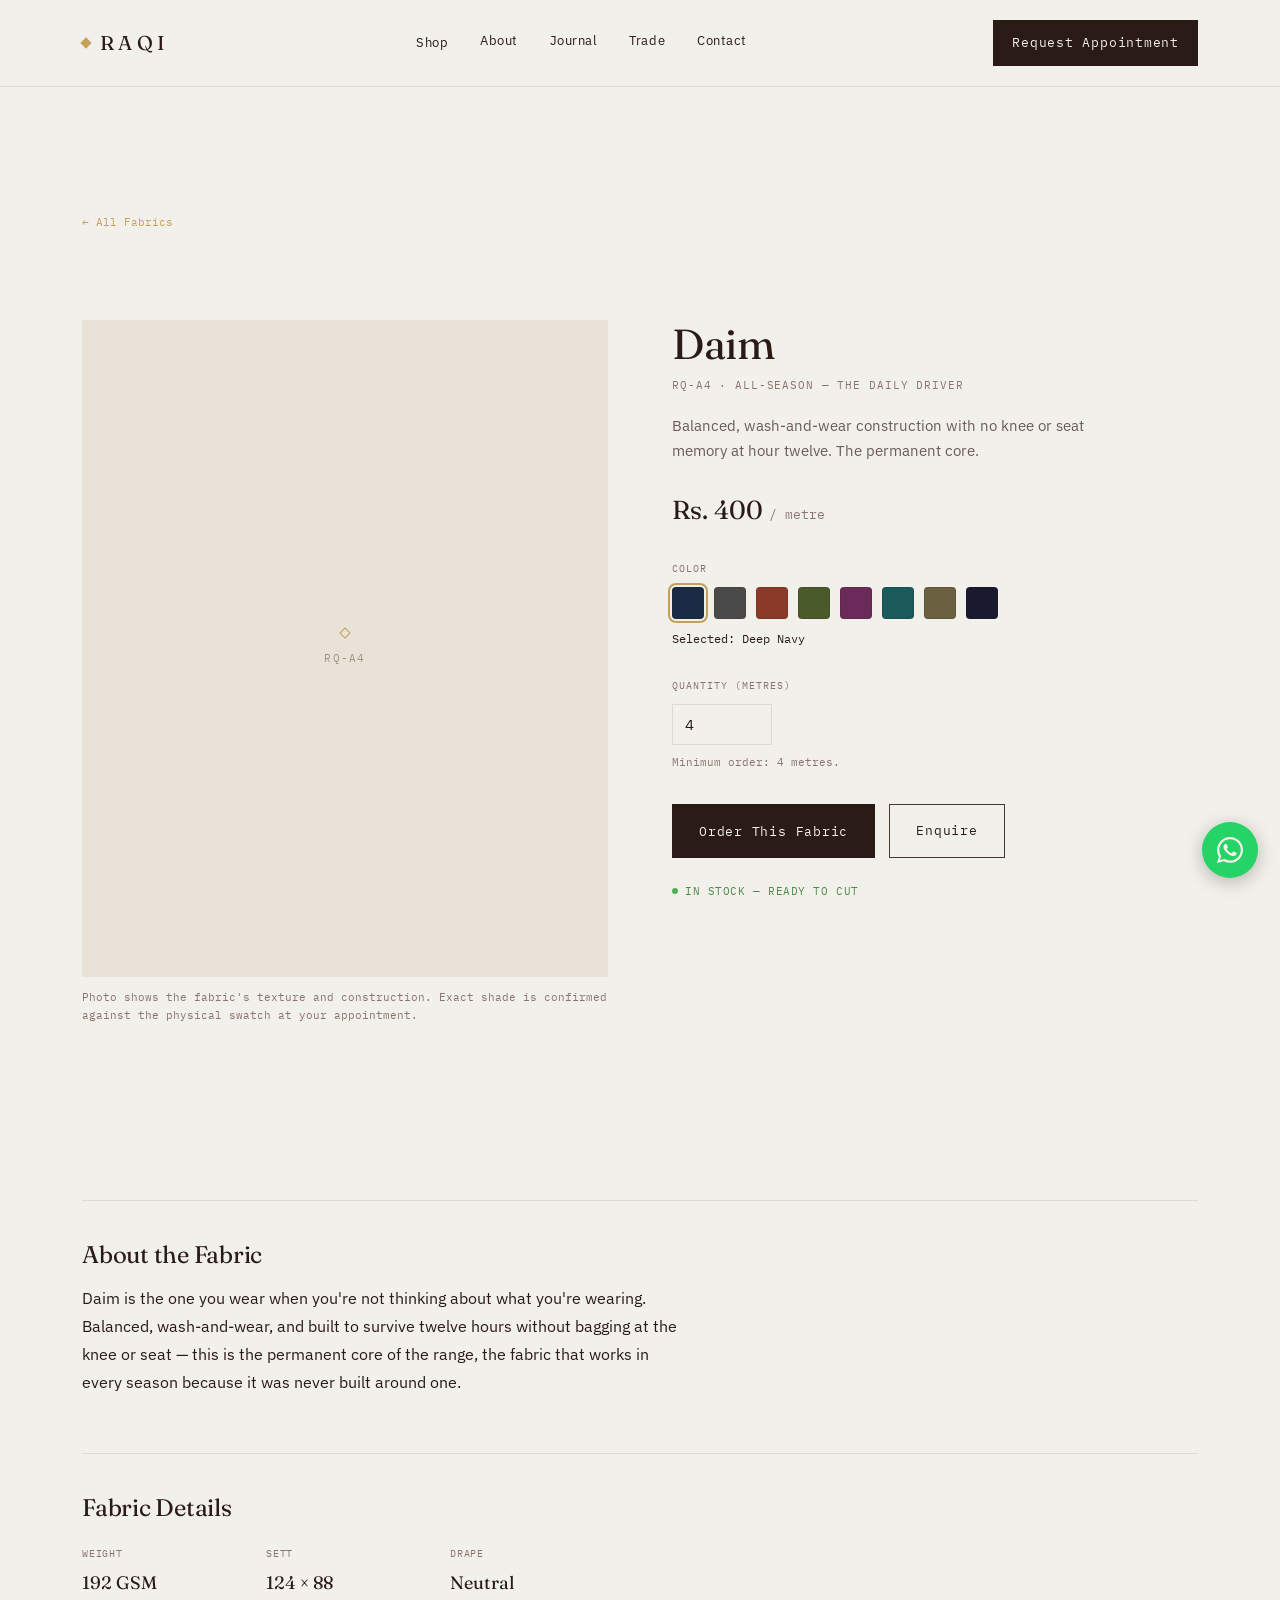
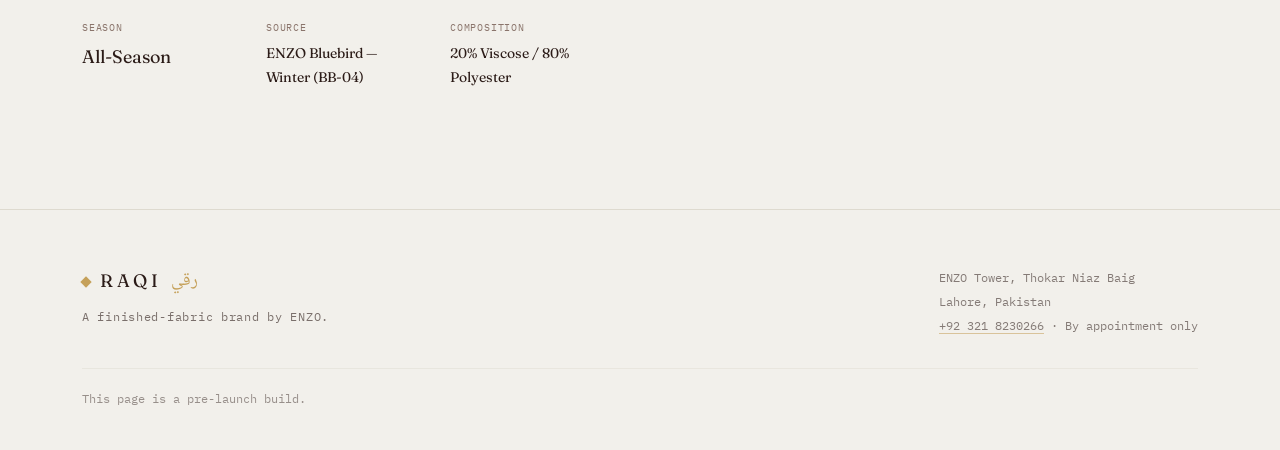
<file: product-daim.html>
<!DOCTYPE html>
<html lang="en">
<head>
<meta charset="UTF-8">
<meta name="viewport" content="width=device-width, initial-scale=1.0">
<title>Daim — RQ-A4 Suiting Fabric | RAQI</title>
<meta name="description" content="Daim (RQ-A4) — balanced, all-season wash-and-wear suiting fabric, sourced from ENZO's mill. 192 GSM. Rs. 400/metre. 8 real shades. By appointment, Lahore.">
<meta name="robots" content="index,follow">
<meta name="theme-color" content="#F2F0EB">
<link rel="canonical" href="https://enzolhr.com/raqi-site/product-daim.html">
<meta property="og:type" content="product">
<meta property="og:site_name" content="RAQI">
<meta property="og:url" content="https://enzolhr.com/raqi-site/product-daim.html">
<meta property="og:title" content="Daim — RQ-A4 Suiting Fabric | RAQI">
<meta property="og:description" content="Balanced, wash-and-wear construction with no knee or seat memory at hour twelve. 192 GSM. Rs. 400/metre.">
<meta property="og:image" content="https://enzolhr.com/assets/products/bb-04-winter.webp">
<meta property="og:locale" content="en_PK">
<meta name="twitter:card" content="summary_large_image">
<meta name="twitter:title" content="Daim — RQ-A4 Suiting Fabric | RAQI">
<meta name="twitter:description" content="Micro-crepe weave with a dry, springy hand. 150 GSM. Rs. 400/metre. 8 real shades.">
<meta name="twitter:image" content="https://enzolhr.com/assets/products/bb-04-winter.webp">
<link rel="icon" href="data:image/svg+xml,%3Csvg xmlns='http://www.w3.org/2000/svg' viewBox='0 0 32 32'%3E%3Crect width='32' height='32' fill='%232B1B17'/%3E%3Crect x='11' y='11' width='10' height='10' fill='%23C5A059' transform='rotate(45 16 16)'/%3E%3C/svg%3E">
<link rel="preconnect" href="https://fonts.googleapis.com">
<link rel="preconnect" href="https://fonts.gstatic.com" crossorigin>
<link href="https://fonts.googleapis.com/css2?family=Fraunces:opsz,wght@9..144,300;9..144,400;9..144,500;9..144,600&family=IBM+Plex+Sans:wght@400;500&family=IBM+Plex+Mono:wght@400;500&family=Noto+Naskh+Arabic:wght@400;500&display=swap" rel="stylesheet">
<link rel="stylesheet" href="assets/site.css">
<script type="application/ld+json">
{
  "@context": "https://schema.org",
  "@type": "Product",
  "name": "Daim",
  "sku": "RQ-A4",
  "image": "https://enzolhr.com/assets/products/bb-04-winter.webp",
  "description": "Balanced, wash-and-wear construction with no knee or seat memory at hour twelve. The permanent core. 192 GSM. Sourced from ENZO Bluebird — Winter (BB-04, 20% Viscose / 80% Polyester).",
  "brand": { "@type": "Brand", "name": "RAQI" },
  "manufacturer": { "@type": "Organization", "name": "ENZO", "url": "https://enzolhr.com/" },
  "offers": {
    "@type": "Offer",
    "price": "400",
    "priceCurrency": "PKR",
    "availability": "https://schema.org/InStock",
    "url": "https://enzolhr.com/raqi-site/product-daim.html"
  }
}
</script>
<style>
  .pdp-grid{display:grid;grid-template-columns:1fr;gap:48px;padding:48px 0 0;}
  @media(min-width:900px){ .pdp-grid{grid-template-columns:1fr 1fr;gap:64px;padding:64px 0 0;} }
  .pdp-gallery .store-img{aspect-ratio:4/5;}
  .pdp-caption{font-family:var(--mono);font-size:11px;color:#8a746b;margin-top:12px;line-height:1.6;}
  .pdp-back{font-family:var(--mono);font-size:11px;color:var(--gold);display:inline-block;margin-bottom:24px;}
  .pdp-name{font-size:clamp(30px,4vw,42px);}
  .pdp-collection{font-family:var(--mono);font-size:11px;letter-spacing:0.08em;text-transform:uppercase;color:#8a746b;margin-top:8px;}
  .pdp-desc{font-size:15px;line-height:1.7;color:#6b5c52;margin-top:18px;max-width:440px;}
  .pdp-price{font-family:var(--serif);font-size:26px;margin-top:24px;}
  .pdp-price small{font-family:var(--mono);font-size:13px;color:#8a746b;font-weight:400;}
  .pdp-colors{margin-top:28px;}
  .pdp-colors-label{font-family:var(--mono);font-size:10px;letter-spacing:0.1em;text-transform:uppercase;color:#8a746b;margin-bottom:10px;}
  .pdp-swatch-row{display:flex;flex-wrap:wrap;gap:10px;}
  .pdp-swatch{
    width:32px;height:32px;border-radius:4px;border:1px solid rgba(43,27,23,0.14);cursor:pointer;
    transition:outline .15s ease;padding:0;
  }
  .pdp-swatch.active{outline:2px solid var(--gold);outline-offset:2px;}
  .pdp-selected-color{font-family:var(--mono);font-size:12px;color:var(--chocolate);margin-top:10px;}
  .pdp-qty{margin-top:28px;}
  .pdp-qty label{display:block;font-family:var(--mono);font-size:10px;letter-spacing:0.1em;text-transform:uppercase;color:#8a746b;margin-bottom:10px;}
  .pdp-qty input{
    width:100px;background:transparent;border:1px solid var(--ash-line);padding:10px 12px;
    font-family:var(--sans);font-size:15px;color:var(--chocolate);
  }
  .pdp-qty input:focus{outline:none;border-color:var(--gold);}
  .pdp-qty-note{font-family:var(--mono);font-size:11px;color:#8a746b;margin-top:8px;}
  .pdp-actions{display:flex;gap:14px;margin-top:32px;flex-wrap:wrap;}
  .pdp-availability{
    display:flex;align-items:center;gap:7px;margin-top:24px;
    font-family:var(--mono);font-size:11px;letter-spacing:0.05em;text-transform:uppercase;color:#4f8a4a;
  }
  .pdp-availability::before{content:'';width:6px;height:6px;border-radius:50%;background:#4caf50;}
  .pdp-section{border-top:1px solid var(--ash-line);padding-top:40px;margin-top:56px;}
  .pdp-section h2{font-size:24px;}
  .pdp-section .body-copy{margin-top:16px;max-width:600px;}
  .fabric-details-list{display:grid;grid-template-columns:1fr 1fr;gap:20px 32px;margin-top:24px;max-width:520px;}
  @media(min-width:560px){ .fabric-details-list{grid-template-columns:repeat(3,1fr);} }
  .fabric-detail dt{font-family:var(--mono);font-size:10px;letter-spacing:0.08em;text-transform:uppercase;color:#8a746b;}
  .fabric-detail dd{font-family:var(--serif);font-size:18px;margin-top:6px;}
</style>
</head>
<body>

<nav class="nav" aria-label="Primary">
  <div class="nav-inner">
    <a href="index.html" class="brandmark" aria-label="RAQI — home">
      <span class="diamond"></span>
      <span class="wordmark">Raqi</span>
    </a>
    <div class="nav-links">
      <div class="has-mega">
        <a href="shop.html">Shop</a>
        <div class="mega-panel">
          <div class="mega-col">
            <div class="mega-label">Shop</div>
            <a href="shop.html">All Fabrics</a>
            <a href="shop.html">Shop by Color</a>
          </div>
          <div class="mega-col">
            <div class="mega-label">Collections</div>
            <a href="shop.html?season=summer">Summer</a>
            <a href="shop.html?season=winter">Winter</a>
            <a href="shop.html?season=all-season">All-Season</a>
          </div>
        </div>
      </div>
      <a href="about.html">About</a>
      <a href="journal.html">Journal</a>
      <a href="trade.html">Trade</a>
      <a href="contact.html">Contact</a>
    </div>
    <div style="display:flex;align-items:center;gap:8px;">
      <a href="contact.html" class="btn btn-dark" style="padding:11px 18px;">Request Appointment</a>
      <button type="button" id="nav-toggle" class="nav-toggle" aria-label="Open menu" aria-expanded="false" aria-controls="mobile-menu">
        <span aria-hidden="true"></span><span aria-hidden="true"></span>
      </button>
    </div>
  </div>
</nav>

<div id="mobile-menu" class="mobile-menu" aria-hidden="true">
  <div class="mobile-menu-top">
    <span class="brandmark">
      <span class="diamond"></span>
      <span class="wordmark">Raqi</span>
    </span>
    <button type="button" id="mobile-menu-close" class="mobile-menu-close" aria-label="Close menu">&times;</button>
  </div>
  <nav class="mobile-menu-links" aria-label="Mobile">
    <a href="shop.html">Shop</a>
    <div class="mobile-menu-sub">
      <a href="shop.html">Shop by Color</a>
      <a href="shop.html?season=summer">Summer</a>
      <a href="shop.html?season=winter">Winter</a>
      <a href="shop.html?season=all-season">All-Season</a>
    </div>
    <a href="about.html">About</a>
    <a href="journal.html">Journal</a>
    <a href="trade.html">Trade</a>
    <a href="contact.html">Contact</a>
    <a href="https://wa.me/923218230266" target="_blank" rel="noopener noreferrer">WhatsApp Us</a>
  </nav>
</div>

<main data-product-code="Daim">
  <section style="padding-bottom:0;">
    <div class="wrap">
      <a href="shop.html" class="pdp-back">← All Fabrics</a>
      <div class="pdp-grid">
        <div class="pdp-gallery">
          <div class="store-img" data-src="https://enzolhr.com/assets/products/bb-04-winter.webp" data-alt="RAQI Daim fabric">
            <div class="store-img-fallback"><span class="diamond outline"></span><span>RQ-A4</span></div>
          </div>
          <p class="pdp-caption">Photo shows the fabric's texture and construction. Exact shade is confirmed against the physical swatch at your appointment.</p>
        </div>
        <div>
          <h1 class="pdp-name">Daim</h1>
          <div class="pdp-collection">RQ-A4 &middot; All-Season — the daily driver</div>
          <p class="pdp-desc">Balanced, wash-and-wear construction with no knee or seat memory at hour twelve. The permanent core.</p>
          <div class="pdp-price" id="pdp-price">Rs. 400 <small>/ metre</small></div>

          <div class="pdp-colors">
            <div class="pdp-colors-label">Color</div>
            <div class="pdp-swatch-row" id="pdp-swatch-row"></div>
            <div class="pdp-selected-color" id="pdp-selected-color"></div>
          </div>

          <div class="pdp-qty">
            <label for="pdp-qty-input">Quantity (metres)</label>
            <input type="number" id="pdp-qty-input" min="4" step="1" value="4">
            <p class="pdp-qty-note">Minimum order: 4 metres.</p>
          </div>

          <div class="pdp-actions">
            <button type="button" id="pdp-order" class="btn btn-dark">Order This Fabric</button>
            <a href="#" id="pdp-enquire" class="btn btn-ghost">Enquire</a>
          </div>

          <div class="pdp-availability">In Stock — Ready to Cut</div>
        </div>
      </div>
    </div>
  </section>

  <section>
    <div class="wrap">
      <div class="pdp-section">
        <h2>About the Fabric</h2>
        <p class="body-copy">Daim is the one you wear when you're not thinking about what you're wearing. Balanced, wash-and-wear, and built to survive twelve hours without bagging at the knee or seat — this is the permanent core of the range, the fabric that works in every season because it was never built around one.</p>
      </div>

      <div class="pdp-section">
        <h2>Fabric Details</h2>
        <dl class="fabric-details-list">
          <div class="fabric-detail"><dt>Weight</dt><dd>192 GSM</dd></div>
          <div class="fabric-detail"><dt>Sett</dt><dd>124 × 88</dd></div>
          <div class="fabric-detail"><dt>Drape</dt><dd>Neutral</dd></div>
          <div class="fabric-detail"><dt>Season</dt><dd>All-Season</dd></div>
          <div class="fabric-detail"><dt>Source</dt><dd style="font-size:14px;">ENZO Bluebird — Winter (BB-04)</dd></div>
          <div class="fabric-detail"><dt>Composition</dt><dd style="font-size:14px;">20% Viscose / 80% Polyester</dd></div>
        </dl>
      </div>
    </div>
  </section>
</main>

<footer>
  <div class="wrap">
    <div class="foot-grid">
      <div>
        <div class="foot-mark">
          <span class="diamond"></span>
          <span class="wordmark">Raqi</span>
          <span class="foot-arabic">رقي</span>
        </div>
        <div class="foot-line">A finished-fabric brand by ENZO.</div>
      </div>
      <div class="foot-meta">
        ENZO Tower, Thokar Niaz Baig<br>
        Lahore, Pakistan<br>
        <a href="https://wa.me/923218230266" target="_blank" rel="noopener noreferrer" style="color:inherit;border-bottom:1px solid var(--gold);">+92 321 8230266</a> &middot; By appointment only
      </div>
    </div>
    <div class="foot-note">This page is a pre-launch build.</div>
  </div>
</footer>

<div id="cart-bar" class="cart-bar">
  <span class="cart-bar-count"><span id="cart-count">0</span> Selected</span>
  <button type="button" id="cart-view" class="btn btn-light">View Cart</button>
</div>

<div id="cart-backdrop" class="cart-backdrop"></div>
<aside id="cart-drawer" class="cart-drawer" aria-hidden="true" aria-label="Your selection">
  <div class="cart-drawer-header">
    <span>Your Selection</span>
    <button type="button" id="cart-close" class="cart-drawer-close" aria-label="Close cart">&times;</button>
  </div>
  <div class="cart-drawer-items" id="cart-items"></div>
  <div class="cart-drawer-footer">
    <a id="cart-drawer-send" href="#" target="_blank" rel="noopener noreferrer" class="btn btn-light" style="width:100%;justify-content:center;">Send via WhatsApp</a>
  </div>
</aside>

<a href="https://wa.me/923218230266?text=Hello%20RAQI%2C%20I%27d%20like%20to%20know%20more%20about%20your%20suiting%20fabric." target="_blank" rel="noopener noreferrer" class="wa-float" aria-label="Chat with RAQI on WhatsApp">
  <svg viewBox="0 0 24 24" width="26" height="26" fill="#F2F0EB" aria-hidden="true"><path d="M17.472 14.382c-.297-.149-1.758-.867-2.03-.967-.273-.099-.471-.148-.67.15-.197.297-.767.966-.94 1.164-.173.199-.347.223-.644.075-.297-.15-1.255-.463-2.39-1.475-.883-.788-1.48-1.761-1.653-2.059-.173-.297-.018-.458.13-.606.134-.133.297-.347.446-.52.149-.174.198-.298.298-.497.099-.198.05-.371-.025-.52-.075-.149-.669-1.612-.916-2.207-.242-.579-.487-.5-.669-.51-.173-.008-.371-.01-.57-.01-.198 0-.52.074-.792.372-.272.297-1.04 1.016-1.04 2.479 0 1.462 1.065 2.875 1.213 3.074.149.198 2.096 3.2 5.077 4.487.709.306 1.262.489 1.694.625.712.227 1.36.195 1.871.118.571-.085 1.758-.719 2.006-1.413.248-.694.248-1.289.173-1.413-.074-.124-.272-.198-.57-.347z"/><path d="M20.52 3.449C18.24 1.245 15.24 0 12.045 0 5.463 0 .105 5.36.102 11.943c0 2.105.548 4.16 1.591 5.976L0 24l6.223-1.632a11.9 11.9 0 0 0 5.822 1.484h.005c6.58 0 11.938-5.359 11.941-11.943a11.87 11.87 0 0 0-3.47-8.46zM12.05 21.785h-.004a9.87 9.87 0 0 1-5.031-1.378l-.361-.214-3.741.981.999-3.648-.235-.374a9.86 9.86 0 0 1-1.51-5.234c.002-5.45 4.437-9.884 9.888-9.884 2.64 0 5.122 1.03 6.988 2.898a9.83 9.83 0 0 1 2.893 6.994c-.003 5.45-4.437 9.859-9.886 9.859z"/></svg>
</a>

<script src="assets/products-data.js"></script>
<script src="assets/site.js"></script>
<script src="assets/product.js"></script>
</body>
</html>
</file>
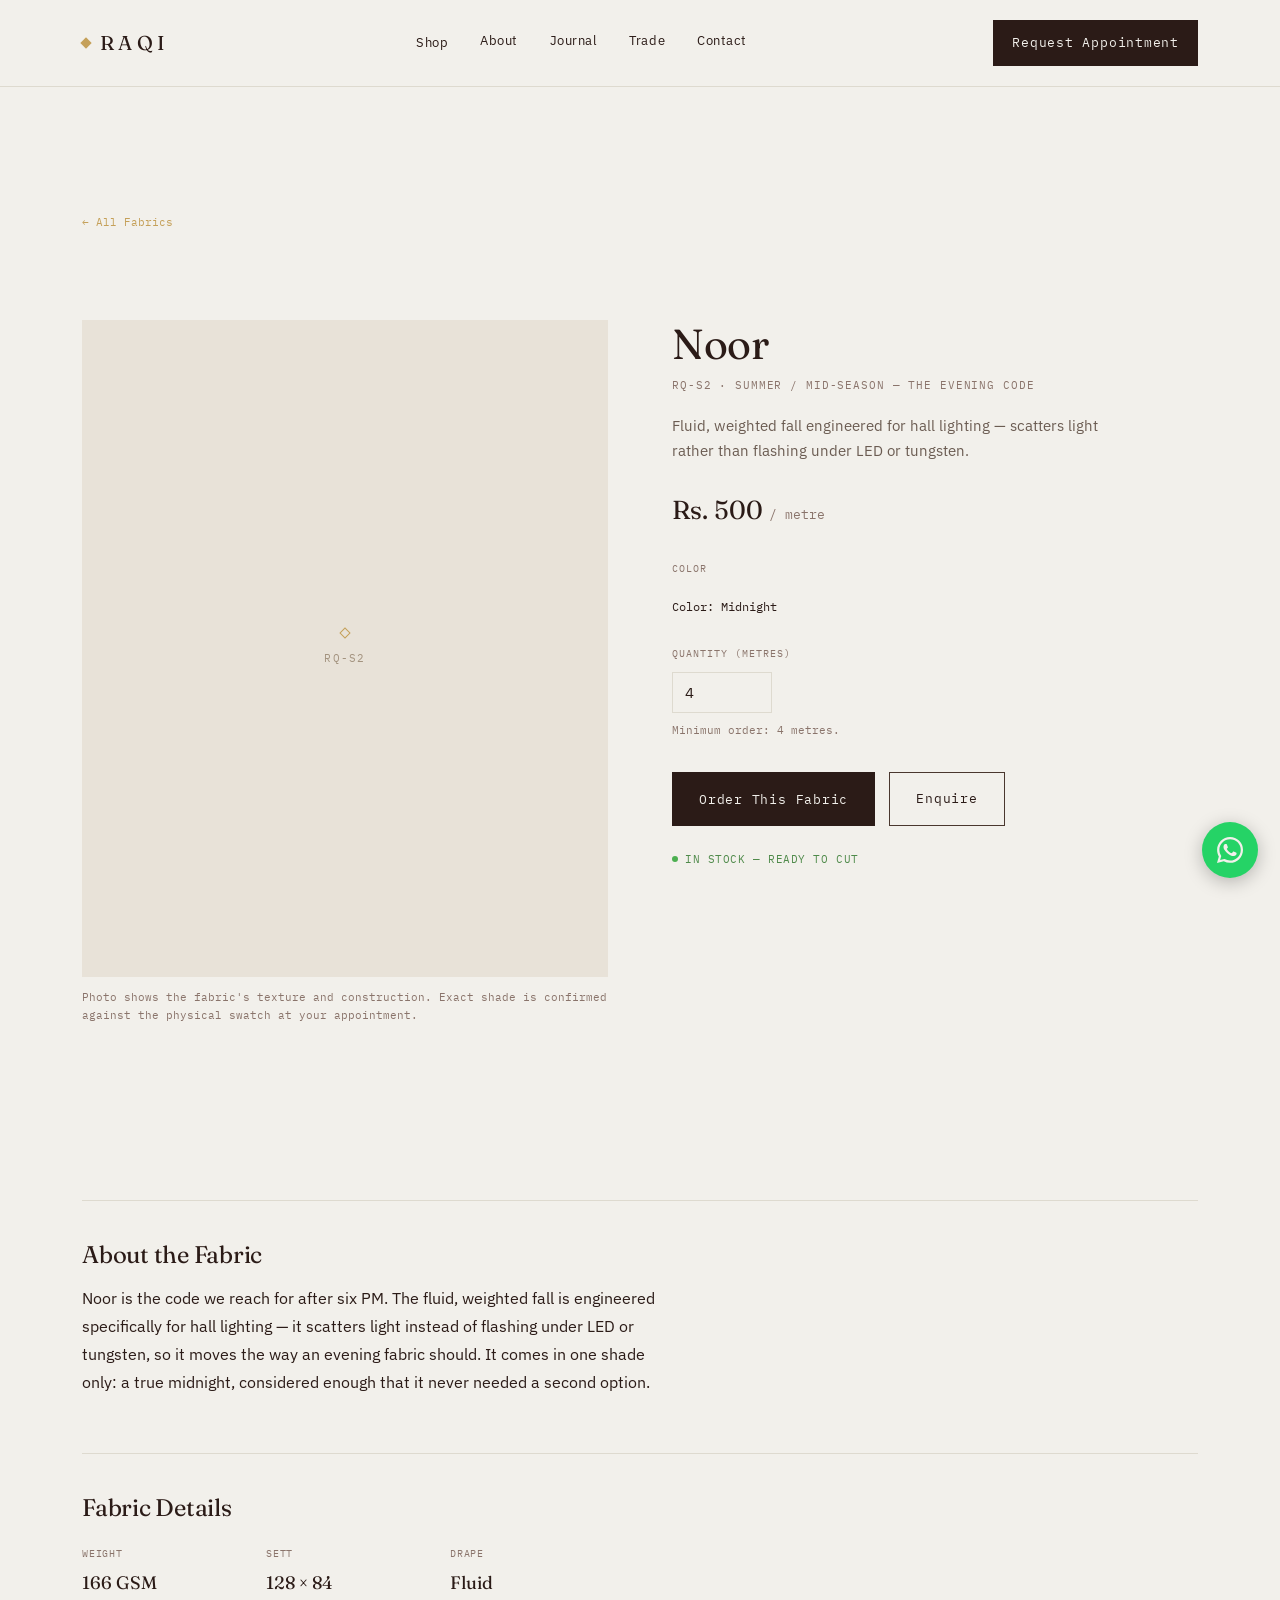
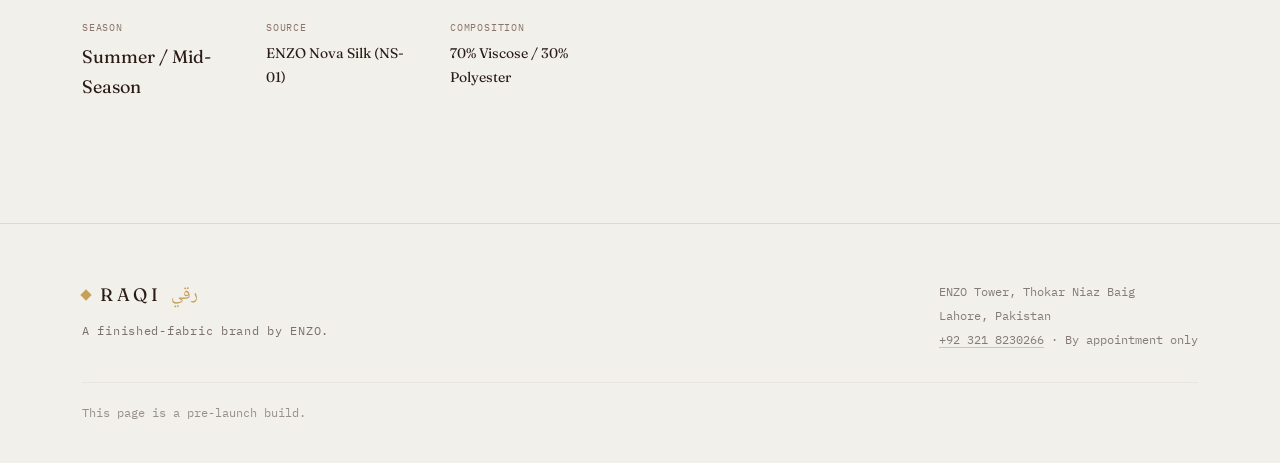
<file: product-noor.html>
<!DOCTYPE html>
<html lang="en">
<head>
<meta charset="UTF-8">
<meta name="viewport" content="width=device-width, initial-scale=1.0">
<title>Noor — RQ-S2 Suiting Fabric | RAQI</title>
<meta name="description" content="Noor (RQ-S2) — fluid, weighted suiting fabric engineered for evening light, sourced from ENZO's mill. 166 GSM. Rs. 500/metre. By appointment, Lahore.">
<meta name="robots" content="index,follow">
<meta name="theme-color" content="#F2F0EB">
<link rel="canonical" href="https://enzolhr.com/raqi-site/product-noor.html">
<meta property="og:type" content="product">
<meta property="og:site_name" content="RAQI">
<meta property="og:url" content="https://enzolhr.com/raqi-site/product-noor.html">
<meta property="og:title" content="Noor — RQ-S2 Suiting Fabric | RAQI">
<meta property="og:description" content="Fluid, weighted fall engineered for evening light. 166 GSM. Rs. 500/metre. Sourced from ENZO's mill.">
<meta property="og:image" content="https://enzolhr.com/assets/products/ns-01.webp">
<meta property="og:locale" content="en_PK">
<meta name="twitter:card" content="summary_large_image">
<meta name="twitter:title" content="Noor — RQ-S2 Suiting Fabric | RAQI">
<meta name="twitter:description" content="Micro-crepe weave with a dry, springy hand. 150 GSM. Rs. 400/metre. 8 real shades.">
<meta name="twitter:image" content="https://enzolhr.com/assets/products/ns-01.webp">
<link rel="icon" href="data:image/svg+xml,%3Csvg xmlns='http://www.w3.org/2000/svg' viewBox='0 0 32 32'%3E%3Crect width='32' height='32' fill='%232B1B17'/%3E%3Crect x='11' y='11' width='10' height='10' fill='%23C5A059' transform='rotate(45 16 16)'/%3E%3C/svg%3E">
<link rel="preconnect" href="https://fonts.googleapis.com">
<link rel="preconnect" href="https://fonts.gstatic.com" crossorigin>
<link href="https://fonts.googleapis.com/css2?family=Fraunces:opsz,wght@9..144,300;9..144,400;9..144,500;9..144,600&family=IBM+Plex+Sans:wght@400;500&family=IBM+Plex+Mono:wght@400;500&family=Noto+Naskh+Arabic:wght@400;500&display=swap" rel="stylesheet">
<link rel="stylesheet" href="assets/site.css">
<script type="application/ld+json">
{
  "@context": "https://schema.org",
  "@type": "Product",
  "name": "Noor",
  "sku": "RQ-S2",
  "image": "https://enzolhr.com/assets/products/ns-01.webp",
  "description": "Fluid, weighted fall engineered for hall lighting — scatters light rather than flashing under LED or tungsten. 166 GSM. Sourced from ENZO Nova Silk (NS-01, Boski, 70% Viscose / 30% Polyester).",
  "brand": { "@type": "Brand", "name": "RAQI" },
  "manufacturer": { "@type": "Organization", "name": "ENZO", "url": "https://enzolhr.com/" },
  "offers": {
    "@type": "Offer",
    "price": "500",
    "priceCurrency": "PKR",
    "availability": "https://schema.org/InStock",
    "url": "https://enzolhr.com/raqi-site/product-noor.html"
  }
}
</script>
<style>
  .pdp-grid{display:grid;grid-template-columns:1fr;gap:48px;padding:48px 0 0;}
  @media(min-width:900px){ .pdp-grid{grid-template-columns:1fr 1fr;gap:64px;padding:64px 0 0;} }
  .pdp-gallery .store-img{aspect-ratio:4/5;}
  .pdp-caption{font-family:var(--mono);font-size:11px;color:#8a746b;margin-top:12px;line-height:1.6;}
  .pdp-back{font-family:var(--mono);font-size:11px;color:var(--gold);display:inline-block;margin-bottom:24px;}
  .pdp-name{font-size:clamp(30px,4vw,42px);}
  .pdp-collection{font-family:var(--mono);font-size:11px;letter-spacing:0.08em;text-transform:uppercase;color:#8a746b;margin-top:8px;}
  .pdp-desc{font-size:15px;line-height:1.7;color:#6b5c52;margin-top:18px;max-width:440px;}
  .pdp-price{font-family:var(--serif);font-size:26px;margin-top:24px;}
  .pdp-price small{font-family:var(--mono);font-size:13px;color:#8a746b;font-weight:400;}
  .pdp-colors{margin-top:28px;}
  .pdp-colors-label{font-family:var(--mono);font-size:10px;letter-spacing:0.1em;text-transform:uppercase;color:#8a746b;margin-bottom:10px;}
  .pdp-swatch-row{display:flex;flex-wrap:wrap;gap:10px;}
  .pdp-swatch{
    width:32px;height:32px;border-radius:4px;border:1px solid rgba(43,27,23,0.14);cursor:pointer;
    transition:outline .15s ease;padding:0;
  }
  .pdp-swatch.active{outline:2px solid var(--gold);outline-offset:2px;}
  .pdp-selected-color{font-family:var(--mono);font-size:12px;color:var(--chocolate);margin-top:10px;}
  .pdp-qty{margin-top:28px;}
  .pdp-qty label{display:block;font-family:var(--mono);font-size:10px;letter-spacing:0.1em;text-transform:uppercase;color:#8a746b;margin-bottom:10px;}
  .pdp-qty input{
    width:100px;background:transparent;border:1px solid var(--ash-line);padding:10px 12px;
    font-family:var(--sans);font-size:15px;color:var(--chocolate);
  }
  .pdp-qty input:focus{outline:none;border-color:var(--gold);}
  .pdp-qty-note{font-family:var(--mono);font-size:11px;color:#8a746b;margin-top:8px;}
  .pdp-actions{display:flex;gap:14px;margin-top:32px;flex-wrap:wrap;}
  .pdp-availability{
    display:flex;align-items:center;gap:7px;margin-top:24px;
    font-family:var(--mono);font-size:11px;letter-spacing:0.05em;text-transform:uppercase;color:#4f8a4a;
  }
  .pdp-availability::before{content:'';width:6px;height:6px;border-radius:50%;background:#4caf50;}
  .pdp-section{border-top:1px solid var(--ash-line);padding-top:40px;margin-top:56px;}
  .pdp-section h2{font-size:24px;}
  .pdp-section .body-copy{margin-top:16px;max-width:600px;}
  .fabric-details-list{display:grid;grid-template-columns:1fr 1fr;gap:20px 32px;margin-top:24px;max-width:520px;}
  @media(min-width:560px){ .fabric-details-list{grid-template-columns:repeat(3,1fr);} }
  .fabric-detail dt{font-family:var(--mono);font-size:10px;letter-spacing:0.08em;text-transform:uppercase;color:#8a746b;}
  .fabric-detail dd{font-family:var(--serif);font-size:18px;margin-top:6px;}
</style>
</head>
<body>

<nav class="nav" aria-label="Primary">
  <div class="nav-inner">
    <a href="index.html" class="brandmark" aria-label="RAQI — home">
      <span class="diamond"></span>
      <span class="wordmark">Raqi</span>
    </a>
    <div class="nav-links">
      <div class="has-mega">
        <a href="shop.html">Shop</a>
        <div class="mega-panel">
          <div class="mega-col">
            <div class="mega-label">Shop</div>
            <a href="shop.html">All Fabrics</a>
            <a href="shop.html">Shop by Color</a>
          </div>
          <div class="mega-col">
            <div class="mega-label">Collections</div>
            <a href="shop.html?season=summer">Summer</a>
            <a href="shop.html?season=winter">Winter</a>
            <a href="shop.html?season=all-season">All-Season</a>
          </div>
        </div>
      </div>
      <a href="about.html">About</a>
      <a href="journal.html">Journal</a>
      <a href="trade.html">Trade</a>
      <a href="contact.html">Contact</a>
    </div>
    <div style="display:flex;align-items:center;gap:8px;">
      <a href="contact.html" class="btn btn-dark" style="padding:11px 18px;">Request Appointment</a>
      <button type="button" id="nav-toggle" class="nav-toggle" aria-label="Open menu" aria-expanded="false" aria-controls="mobile-menu">
        <span aria-hidden="true"></span><span aria-hidden="true"></span>
      </button>
    </div>
  </div>
</nav>

<div id="mobile-menu" class="mobile-menu" aria-hidden="true">
  <div class="mobile-menu-top">
    <span class="brandmark">
      <span class="diamond"></span>
      <span class="wordmark">Raqi</span>
    </span>
    <button type="button" id="mobile-menu-close" class="mobile-menu-close" aria-label="Close menu">&times;</button>
  </div>
  <nav class="mobile-menu-links" aria-label="Mobile">
    <a href="shop.html">Shop</a>
    <div class="mobile-menu-sub">
      <a href="shop.html">Shop by Color</a>
      <a href="shop.html?season=summer">Summer</a>
      <a href="shop.html?season=winter">Winter</a>
      <a href="shop.html?season=all-season">All-Season</a>
    </div>
    <a href="about.html">About</a>
    <a href="journal.html">Journal</a>
    <a href="trade.html">Trade</a>
    <a href="contact.html">Contact</a>
    <a href="https://wa.me/923218230266" target="_blank" rel="noopener noreferrer">WhatsApp Us</a>
  </nav>
</div>

<main data-product-code="Noor">
  <section style="padding-bottom:0;">
    <div class="wrap">
      <a href="shop.html" class="pdp-back">← All Fabrics</a>
      <div class="pdp-grid">
        <div class="pdp-gallery">
          <div class="store-img" data-src="https://enzolhr.com/assets/products/ns-01.webp" data-alt="RAQI Noor fabric">
            <div class="store-img-fallback"><span class="diamond outline"></span><span>RQ-S2</span></div>
          </div>
          <p class="pdp-caption">Photo shows the fabric's texture and construction. Exact shade is confirmed against the physical swatch at your appointment.</p>
        </div>
        <div>
          <h1 class="pdp-name">Noor</h1>
          <div class="pdp-collection">RQ-S2 &middot; Summer / Mid-Season — the evening code</div>
          <p class="pdp-desc">Fluid, weighted fall engineered for hall lighting — scatters light rather than flashing under LED or tungsten.</p>
          <div class="pdp-price" id="pdp-price">Rs. 500 <small>/ metre</small></div>

          <div class="pdp-colors">
            <div class="pdp-colors-label">Color</div>
            <div class="pdp-swatch-row" id="pdp-swatch-row"></div>
            <div class="pdp-selected-color" id="pdp-selected-color"></div>
          </div>

          <div class="pdp-qty">
            <label for="pdp-qty-input">Quantity (metres)</label>
            <input type="number" id="pdp-qty-input" min="4" step="1" value="4">
            <p class="pdp-qty-note">Minimum order: 4 metres.</p>
          </div>

          <div class="pdp-actions">
            <button type="button" id="pdp-order" class="btn btn-dark">Order This Fabric</button>
            <a href="#" id="pdp-enquire" class="btn btn-ghost">Enquire</a>
          </div>

          <div class="pdp-availability">In Stock — Ready to Cut</div>
        </div>
      </div>
    </div>
  </section>

  <section>
    <div class="wrap">
      <div class="pdp-section">
        <h2>About the Fabric</h2>
        <p class="body-copy">Noor is the code we reach for after six PM. The fluid, weighted fall is engineered specifically for hall lighting — it scatters light instead of flashing under LED or tungsten, so it moves the way an evening fabric should. It comes in one shade only: a true midnight, considered enough that it never needed a second option.</p>
      </div>

      <div class="pdp-section">
        <h2>Fabric Details</h2>
        <dl class="fabric-details-list">
          <div class="fabric-detail"><dt>Weight</dt><dd>166 GSM</dd></div>
          <div class="fabric-detail"><dt>Sett</dt><dd>128 × 84</dd></div>
          <div class="fabric-detail"><dt>Drape</dt><dd>Fluid</dd></div>
          <div class="fabric-detail"><dt>Season</dt><dd>Summer / Mid-Season</dd></div>
          <div class="fabric-detail"><dt>Source</dt><dd style="font-size:14px;">ENZO Nova Silk (NS-01)</dd></div>
          <div class="fabric-detail"><dt>Composition</dt><dd style="font-size:14px;">70% Viscose / 30% Polyester</dd></div>
        </dl>
      </div>
    </div>
  </section>
</main>

<footer>
  <div class="wrap">
    <div class="foot-grid">
      <div>
        <div class="foot-mark">
          <span class="diamond"></span>
          <span class="wordmark">Raqi</span>
          <span class="foot-arabic">رقي</span>
        </div>
        <div class="foot-line">A finished-fabric brand by ENZO.</div>
      </div>
      <div class="foot-meta">
        ENZO Tower, Thokar Niaz Baig<br>
        Lahore, Pakistan<br>
        <a href="https://wa.me/923218230266" target="_blank" rel="noopener noreferrer" style="color:inherit;border-bottom:1px solid var(--gold);">+92 321 8230266</a> &middot; By appointment only
      </div>
    </div>
    <div class="foot-note">This page is a pre-launch build.</div>
  </div>
</footer>

<div id="cart-bar" class="cart-bar">
  <span class="cart-bar-count"><span id="cart-count">0</span> Selected</span>
  <button type="button" id="cart-view" class="btn btn-light">View Cart</button>
</div>

<div id="cart-backdrop" class="cart-backdrop"></div>
<aside id="cart-drawer" class="cart-drawer" aria-hidden="true" aria-label="Your selection">
  <div class="cart-drawer-header">
    <span>Your Selection</span>
    <button type="button" id="cart-close" class="cart-drawer-close" aria-label="Close cart">&times;</button>
  </div>
  <div class="cart-drawer-items" id="cart-items"></div>
  <div class="cart-drawer-footer">
    <a id="cart-drawer-send" href="#" target="_blank" rel="noopener noreferrer" class="btn btn-light" style="width:100%;justify-content:center;">Send via WhatsApp</a>
  </div>
</aside>

<a href="https://wa.me/923218230266?text=Hello%20RAQI%2C%20I%27d%20like%20to%20know%20more%20about%20your%20suiting%20fabric." target="_blank" rel="noopener noreferrer" class="wa-float" aria-label="Chat with RAQI on WhatsApp">
  <svg viewBox="0 0 24 24" width="26" height="26" fill="#F2F0EB" aria-hidden="true"><path d="M17.472 14.382c-.297-.149-1.758-.867-2.03-.967-.273-.099-.471-.148-.67.15-.197.297-.767.966-.94 1.164-.173.199-.347.223-.644.075-.297-.15-1.255-.463-2.39-1.475-.883-.788-1.48-1.761-1.653-2.059-.173-.297-.018-.458.13-.606.134-.133.297-.347.446-.52.149-.174.198-.298.298-.497.099-.198.05-.371-.025-.52-.075-.149-.669-1.612-.916-2.207-.242-.579-.487-.5-.669-.51-.173-.008-.371-.01-.57-.01-.198 0-.52.074-.792.372-.272.297-1.04 1.016-1.04 2.479 0 1.462 1.065 2.875 1.213 3.074.149.198 2.096 3.2 5.077 4.487.709.306 1.262.489 1.694.625.712.227 1.36.195 1.871.118.571-.085 1.758-.719 2.006-1.413.248-.694.248-1.289.173-1.413-.074-.124-.272-.198-.57-.347z"/><path d="M20.52 3.449C18.24 1.245 15.24 0 12.045 0 5.463 0 .105 5.36.102 11.943c0 2.105.548 4.16 1.591 5.976L0 24l6.223-1.632a11.9 11.9 0 0 0 5.822 1.484h.005c6.58 0 11.938-5.359 11.941-11.943a11.87 11.87 0 0 0-3.47-8.46zM12.05 21.785h-.004a9.87 9.87 0 0 1-5.031-1.378l-.361-.214-3.741.981.999-3.648-.235-.374a9.86 9.86 0 0 1-1.51-5.234c.002-5.45 4.437-9.884 9.888-9.884 2.64 0 5.122 1.03 6.988 2.898a9.83 9.83 0 0 1 2.893 6.994c-.003 5.45-4.437 9.859-9.886 9.859z"/></svg>
</a>

<script src="assets/products-data.js"></script>
<script src="assets/site.js"></script>
<script src="assets/product.js"></script>
</body>
</html>
</file>
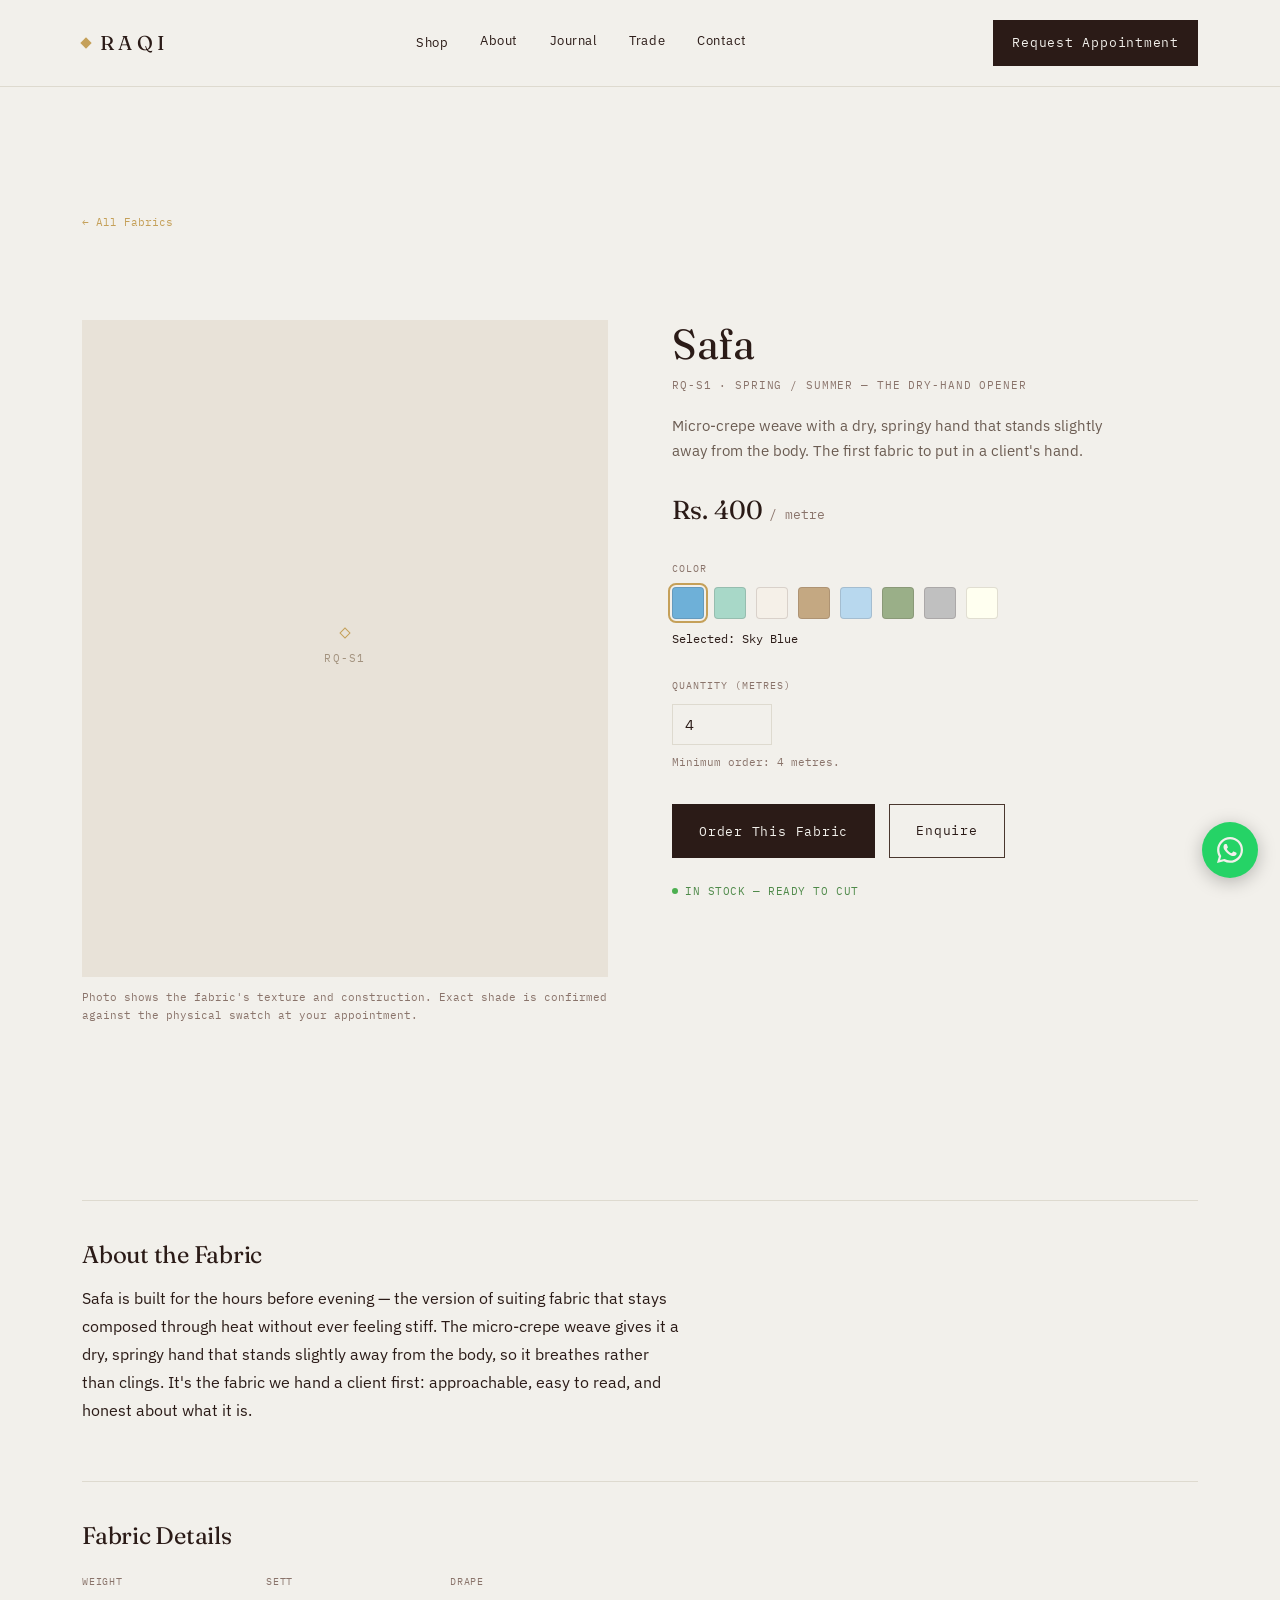
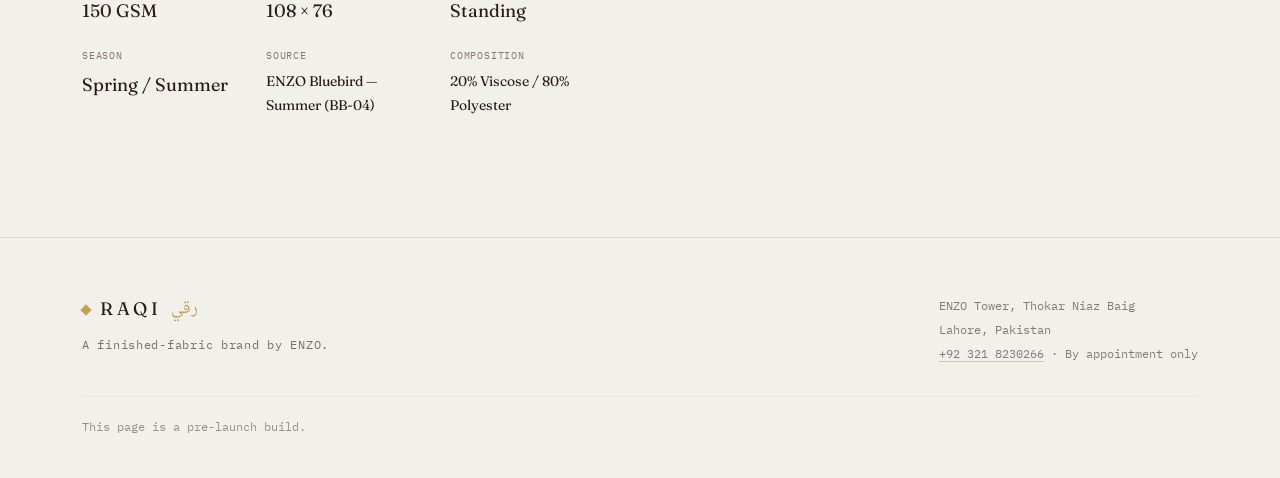
<file: product-safa.html>
<!DOCTYPE html>
<html lang="en">
<head>
<meta charset="UTF-8">
<meta name="viewport" content="width=device-width, initial-scale=1.0">
<title>Safa — RQ-S1 Suiting Fabric | RAQI</title>
<meta name="description" content="Safa (RQ-S1) — micro-crepe suiting fabric with a dry, springy hand, sourced from ENZO's mill. 150 GSM. Rs. 400/metre. 8 real shades. By appointment, Lahore.">
<meta name="robots" content="index,follow">
<meta name="theme-color" content="#F2F0EB">
<link rel="canonical" href="https://enzolhr.com/raqi-site/product-safa.html">
<meta property="og:type" content="product">
<meta property="og:site_name" content="RAQI">
<meta property="og:url" content="https://enzolhr.com/raqi-site/product-safa.html">
<meta property="og:title" content="Safa — RQ-S1 Suiting Fabric | RAQI">
<meta property="og:description" content="Micro-crepe weave with a dry, springy hand. 150 GSM. Rs. 400/metre. 8 real shades. Sourced from ENZO's mill.">
<meta property="og:image" content="https://enzolhr.com/assets/products/bb-04-summer.webp">
<meta property="og:locale" content="en_PK">
<meta name="twitter:card" content="summary_large_image">
<meta name="twitter:title" content="Safa — RQ-S1 Suiting Fabric | RAQI">
<meta name="twitter:description" content="Micro-crepe weave with a dry, springy hand. 150 GSM. Rs. 400/metre. 8 real shades.">
<meta name="twitter:image" content="https://enzolhr.com/assets/products/bb-04-summer.webp">
<link rel="icon" href="data:image/svg+xml,%3Csvg xmlns='http://www.w3.org/2000/svg' viewBox='0 0 32 32'%3E%3Crect width='32' height='32' fill='%232B1B17'/%3E%3Crect x='11' y='11' width='10' height='10' fill='%23C5A059' transform='rotate(45 16 16)'/%3E%3C/svg%3E">
<link rel="preconnect" href="https://fonts.googleapis.com">
<link rel="preconnect" href="https://fonts.gstatic.com" crossorigin>
<link href="https://fonts.googleapis.com/css2?family=Fraunces:opsz,wght@9..144,300;9..144,400;9..144,500;9..144,600&family=IBM+Plex+Sans:wght@400;500&family=IBM+Plex+Mono:wght@400;500&family=Noto+Naskh+Arabic:wght@400;500&display=swap" rel="stylesheet">
<link rel="stylesheet" href="assets/site.css">
<script type="application/ld+json">
{
  "@context": "https://schema.org",
  "@type": "Product",
  "name": "Safa",
  "sku": "RQ-S1",
  "image": "https://enzolhr.com/assets/products/bb-04-summer.webp",
  "description": "Micro-crepe weave with a dry, springy hand that stands slightly away from the body. 150 GSM. Sourced from ENZO Bluebird — Summer (BB-04, 20% Viscose / 80% Polyester).",
  "brand": { "@type": "Brand", "name": "RAQI" },
  "manufacturer": { "@type": "Organization", "name": "ENZO", "url": "https://enzolhr.com/" },
  "offers": {
    "@type": "Offer",
    "price": "400",
    "priceCurrency": "PKR",
    "availability": "https://schema.org/InStock",
    "url": "https://enzolhr.com/raqi-site/product-safa.html"
  }
}
</script>
<style>
  .pdp-grid{display:grid;grid-template-columns:1fr;gap:48px;padding:48px 0 0;}
  @media(min-width:900px){ .pdp-grid{grid-template-columns:1fr 1fr;gap:64px;padding:64px 0 0;} }
  .pdp-gallery .store-img{aspect-ratio:4/5;}
  .pdp-caption{font-family:var(--mono);font-size:11px;color:#8a746b;margin-top:12px;line-height:1.6;}
  .pdp-back{font-family:var(--mono);font-size:11px;color:var(--gold);display:inline-block;margin-bottom:24px;}
  .pdp-name{font-size:clamp(30px,4vw,42px);}
  .pdp-collection{font-family:var(--mono);font-size:11px;letter-spacing:0.08em;text-transform:uppercase;color:#8a746b;margin-top:8px;}
  .pdp-desc{font-size:15px;line-height:1.7;color:#6b5c52;margin-top:18px;max-width:440px;}
  .pdp-price{font-family:var(--serif);font-size:26px;margin-top:24px;}
  .pdp-price small{font-family:var(--mono);font-size:13px;color:#8a746b;font-weight:400;}
  .pdp-colors{margin-top:28px;}
  .pdp-colors-label{font-family:var(--mono);font-size:10px;letter-spacing:0.1em;text-transform:uppercase;color:#8a746b;margin-bottom:10px;}
  .pdp-swatch-row{display:flex;flex-wrap:wrap;gap:10px;}
  .pdp-swatch{
    width:32px;height:32px;border-radius:4px;border:1px solid rgba(43,27,23,0.14);cursor:pointer;
    transition:outline .15s ease;padding:0;
  }
  .pdp-swatch.active{outline:2px solid var(--gold);outline-offset:2px;}
  .pdp-selected-color{font-family:var(--mono);font-size:12px;color:var(--chocolate);margin-top:10px;}
  .pdp-qty{margin-top:28px;}
  .pdp-qty label{display:block;font-family:var(--mono);font-size:10px;letter-spacing:0.1em;text-transform:uppercase;color:#8a746b;margin-bottom:10px;}
  .pdp-qty input{
    width:100px;background:transparent;border:1px solid var(--ash-line);padding:10px 12px;
    font-family:var(--sans);font-size:15px;color:var(--chocolate);
  }
  .pdp-qty input:focus{outline:none;border-color:var(--gold);}
  .pdp-qty-note{font-family:var(--mono);font-size:11px;color:#8a746b;margin-top:8px;}
  .pdp-actions{display:flex;gap:14px;margin-top:32px;flex-wrap:wrap;}
  .pdp-availability{
    display:flex;align-items:center;gap:7px;margin-top:24px;
    font-family:var(--mono);font-size:11px;letter-spacing:0.05em;text-transform:uppercase;color:#4f8a4a;
  }
  .pdp-availability::before{content:'';width:6px;height:6px;border-radius:50%;background:#4caf50;}
  .pdp-section{border-top:1px solid var(--ash-line);padding-top:40px;margin-top:56px;}
  .pdp-section h2{font-size:24px;}
  .pdp-section .body-copy{margin-top:16px;max-width:600px;}
  .fabric-details-list{display:grid;grid-template-columns:1fr 1fr;gap:20px 32px;margin-top:24px;max-width:520px;}
  @media(min-width:560px){ .fabric-details-list{grid-template-columns:repeat(3,1fr);} }
  .fabric-detail dt{font-family:var(--mono);font-size:10px;letter-spacing:0.08em;text-transform:uppercase;color:#8a746b;}
  .fabric-detail dd{font-family:var(--serif);font-size:18px;margin-top:6px;}
</style>
</head>
<body>

<nav class="nav" aria-label="Primary">
  <div class="nav-inner">
    <a href="index.html" class="brandmark" aria-label="RAQI — home">
      <span class="diamond"></span>
      <span class="wordmark">Raqi</span>
    </a>
    <div class="nav-links">
      <div class="has-mega">
        <a href="shop.html">Shop</a>
        <div class="mega-panel">
          <div class="mega-col">
            <div class="mega-label">Shop</div>
            <a href="shop.html">All Fabrics</a>
            <a href="shop.html">Shop by Color</a>
          </div>
          <div class="mega-col">
            <div class="mega-label">Collections</div>
            <a href="shop.html?season=summer">Summer</a>
            <a href="shop.html?season=winter">Winter</a>
            <a href="shop.html?season=all-season">All-Season</a>
          </div>
        </div>
      </div>
      <a href="about.html">About</a>
      <a href="journal.html">Journal</a>
      <a href="trade.html">Trade</a>
      <a href="contact.html">Contact</a>
    </div>
    <div style="display:flex;align-items:center;gap:8px;">
      <a href="contact.html" class="btn btn-dark" style="padding:11px 18px;">Request Appointment</a>
      <button type="button" id="nav-toggle" class="nav-toggle" aria-label="Open menu" aria-expanded="false" aria-controls="mobile-menu">
        <span aria-hidden="true"></span><span aria-hidden="true"></span>
      </button>
    </div>
  </div>
</nav>

<div id="mobile-menu" class="mobile-menu" aria-hidden="true">
  <div class="mobile-menu-top">
    <span class="brandmark">
      <span class="diamond"></span>
      <span class="wordmark">Raqi</span>
    </span>
    <button type="button" id="mobile-menu-close" class="mobile-menu-close" aria-label="Close menu">&times;</button>
  </div>
  <nav class="mobile-menu-links" aria-label="Mobile">
    <a href="shop.html">Shop</a>
    <div class="mobile-menu-sub">
      <a href="shop.html">Shop by Color</a>
      <a href="shop.html?season=summer">Summer</a>
      <a href="shop.html?season=winter">Winter</a>
      <a href="shop.html?season=all-season">All-Season</a>
    </div>
    <a href="about.html">About</a>
    <a href="journal.html">Journal</a>
    <a href="trade.html">Trade</a>
    <a href="contact.html">Contact</a>
    <a href="https://wa.me/923218230266" target="_blank" rel="noopener noreferrer">WhatsApp Us</a>
  </nav>
</div>

<main data-product-code="Safa">
  <section style="padding-bottom:0;">
    <div class="wrap">
      <a href="shop.html" class="pdp-back">← All Fabrics</a>
      <div class="pdp-grid">
        <div class="pdp-gallery">
          <div class="store-img" data-src="https://enzolhr.com/assets/products/bb-04-summer.webp" data-alt="RAQI Safa fabric">
            <div class="store-img-fallback"><span class="diamond outline"></span><span>RQ-S1</span></div>
          </div>
          <p class="pdp-caption">Photo shows the fabric's texture and construction. Exact shade is confirmed against the physical swatch at your appointment.</p>
        </div>
        <div>
          <h1 class="pdp-name">Safa</h1>
          <div class="pdp-collection">RQ-S1 &middot; Spring / Summer — the dry-hand opener</div>
          <p class="pdp-desc">Micro-crepe weave with a dry, springy hand that stands slightly away from the body. The first fabric to put in a client's hand.</p>
          <div class="pdp-price" id="pdp-price">Rs. 400 <small>/ metre</small></div>

          <div class="pdp-colors">
            <div class="pdp-colors-label">Color</div>
            <div class="pdp-swatch-row" id="pdp-swatch-row"></div>
            <div class="pdp-selected-color" id="pdp-selected-color"></div>
          </div>

          <div class="pdp-qty">
            <label for="pdp-qty-input">Quantity (metres)</label>
            <input type="number" id="pdp-qty-input" min="4" step="1" value="4">
            <p class="pdp-qty-note">Minimum order: 4 metres.</p>
          </div>

          <div class="pdp-actions">
            <button type="button" id="pdp-order" class="btn btn-dark">Order This Fabric</button>
            <a href="#" id="pdp-enquire" class="btn btn-ghost">Enquire</a>
          </div>

          <div class="pdp-availability">In Stock — Ready to Cut</div>
        </div>
      </div>
    </div>
  </section>

  <section>
    <div class="wrap">
      <div class="pdp-section">
        <h2>About the Fabric</h2>
        <p class="body-copy">Safa is built for the hours before evening — the version of suiting fabric that stays composed through heat without ever feeling stiff. The micro-crepe weave gives it a dry, springy hand that stands slightly away from the body, so it breathes rather than clings. It's the fabric we hand a client first: approachable, easy to read, and honest about what it is.</p>
      </div>

      <div class="pdp-section">
        <h2>Fabric Details</h2>
        <dl class="fabric-details-list">
          <div class="fabric-detail"><dt>Weight</dt><dd>150 GSM</dd></div>
          <div class="fabric-detail"><dt>Sett</dt><dd>108 × 76</dd></div>
          <div class="fabric-detail"><dt>Drape</dt><dd>Standing</dd></div>
          <div class="fabric-detail"><dt>Season</dt><dd>Spring / Summer</dd></div>
          <div class="fabric-detail"><dt>Source</dt><dd style="font-size:14px;">ENZO Bluebird — Summer (BB-04)</dd></div>
          <div class="fabric-detail"><dt>Composition</dt><dd style="font-size:14px;">20% Viscose / 80% Polyester</dd></div>
        </dl>
      </div>
    </div>
  </section>
</main>

<footer>
  <div class="wrap">
    <div class="foot-grid">
      <div>
        <div class="foot-mark">
          <span class="diamond"></span>
          <span class="wordmark">Raqi</span>
          <span class="foot-arabic">رقي</span>
        </div>
        <div class="foot-line">A finished-fabric brand by ENZO.</div>
      </div>
      <div class="foot-meta">
        ENZO Tower, Thokar Niaz Baig<br>
        Lahore, Pakistan<br>
        <a href="https://wa.me/923218230266" target="_blank" rel="noopener noreferrer" style="color:inherit;border-bottom:1px solid var(--gold);">+92 321 8230266</a> &middot; By appointment only
      </div>
    </div>
    <div class="foot-note">This page is a pre-launch build.</div>
  </div>
</footer>

<div id="cart-bar" class="cart-bar">
  <span class="cart-bar-count"><span id="cart-count">0</span> Selected</span>
  <button type="button" id="cart-view" class="btn btn-light">View Cart</button>
</div>

<div id="cart-backdrop" class="cart-backdrop"></div>
<aside id="cart-drawer" class="cart-drawer" aria-hidden="true" aria-label="Your selection">
  <div class="cart-drawer-header">
    <span>Your Selection</span>
    <button type="button" id="cart-close" class="cart-drawer-close" aria-label="Close cart">&times;</button>
  </div>
  <div class="cart-drawer-items" id="cart-items"></div>
  <div class="cart-drawer-footer">
    <a id="cart-drawer-send" href="#" target="_blank" rel="noopener noreferrer" class="btn btn-light" style="width:100%;justify-content:center;">Send via WhatsApp</a>
  </div>
</aside>

<a href="https://wa.me/923218230266?text=Hello%20RAQI%2C%20I%27d%20like%20to%20know%20more%20about%20your%20suiting%20fabric." target="_blank" rel="noopener noreferrer" class="wa-float" aria-label="Chat with RAQI on WhatsApp">
  <svg viewBox="0 0 24 24" width="26" height="26" fill="#F2F0EB" aria-hidden="true"><path d="M17.472 14.382c-.297-.149-1.758-.867-2.03-.967-.273-.099-.471-.148-.67.15-.197.297-.767.966-.94 1.164-.173.199-.347.223-.644.075-.297-.15-1.255-.463-2.39-1.475-.883-.788-1.48-1.761-1.653-2.059-.173-.297-.018-.458.13-.606.134-.133.297-.347.446-.52.149-.174.198-.298.298-.497.099-.198.05-.371-.025-.52-.075-.149-.669-1.612-.916-2.207-.242-.579-.487-.5-.669-.51-.173-.008-.371-.01-.57-.01-.198 0-.52.074-.792.372-.272.297-1.04 1.016-1.04 2.479 0 1.462 1.065 2.875 1.213 3.074.149.198 2.096 3.2 5.077 4.487.709.306 1.262.489 1.694.625.712.227 1.36.195 1.871.118.571-.085 1.758-.719 2.006-1.413.248-.694.248-1.289.173-1.413-.074-.124-.272-.198-.57-.347z"/><path d="M20.52 3.449C18.24 1.245 15.24 0 12.045 0 5.463 0 .105 5.36.102 11.943c0 2.105.548 4.16 1.591 5.976L0 24l6.223-1.632a11.9 11.9 0 0 0 5.822 1.484h.005c6.58 0 11.938-5.359 11.941-11.943a11.87 11.87 0 0 0-3.47-8.46zM12.05 21.785h-.004a9.87 9.87 0 0 1-5.031-1.378l-.361-.214-3.741.981.999-3.648-.235-.374a9.86 9.86 0 0 1-1.51-5.234c.002-5.45 4.437-9.884 9.888-9.884 2.64 0 5.122 1.03 6.988 2.898a9.83 9.83 0 0 1 2.893 6.994c-.003 5.45-4.437 9.859-9.886 9.859z"/></svg>
</a>

<script src="assets/products-data.js"></script>
<script src="assets/site.js"></script>
<script src="assets/product.js"></script>
</body>
</html>
</file>
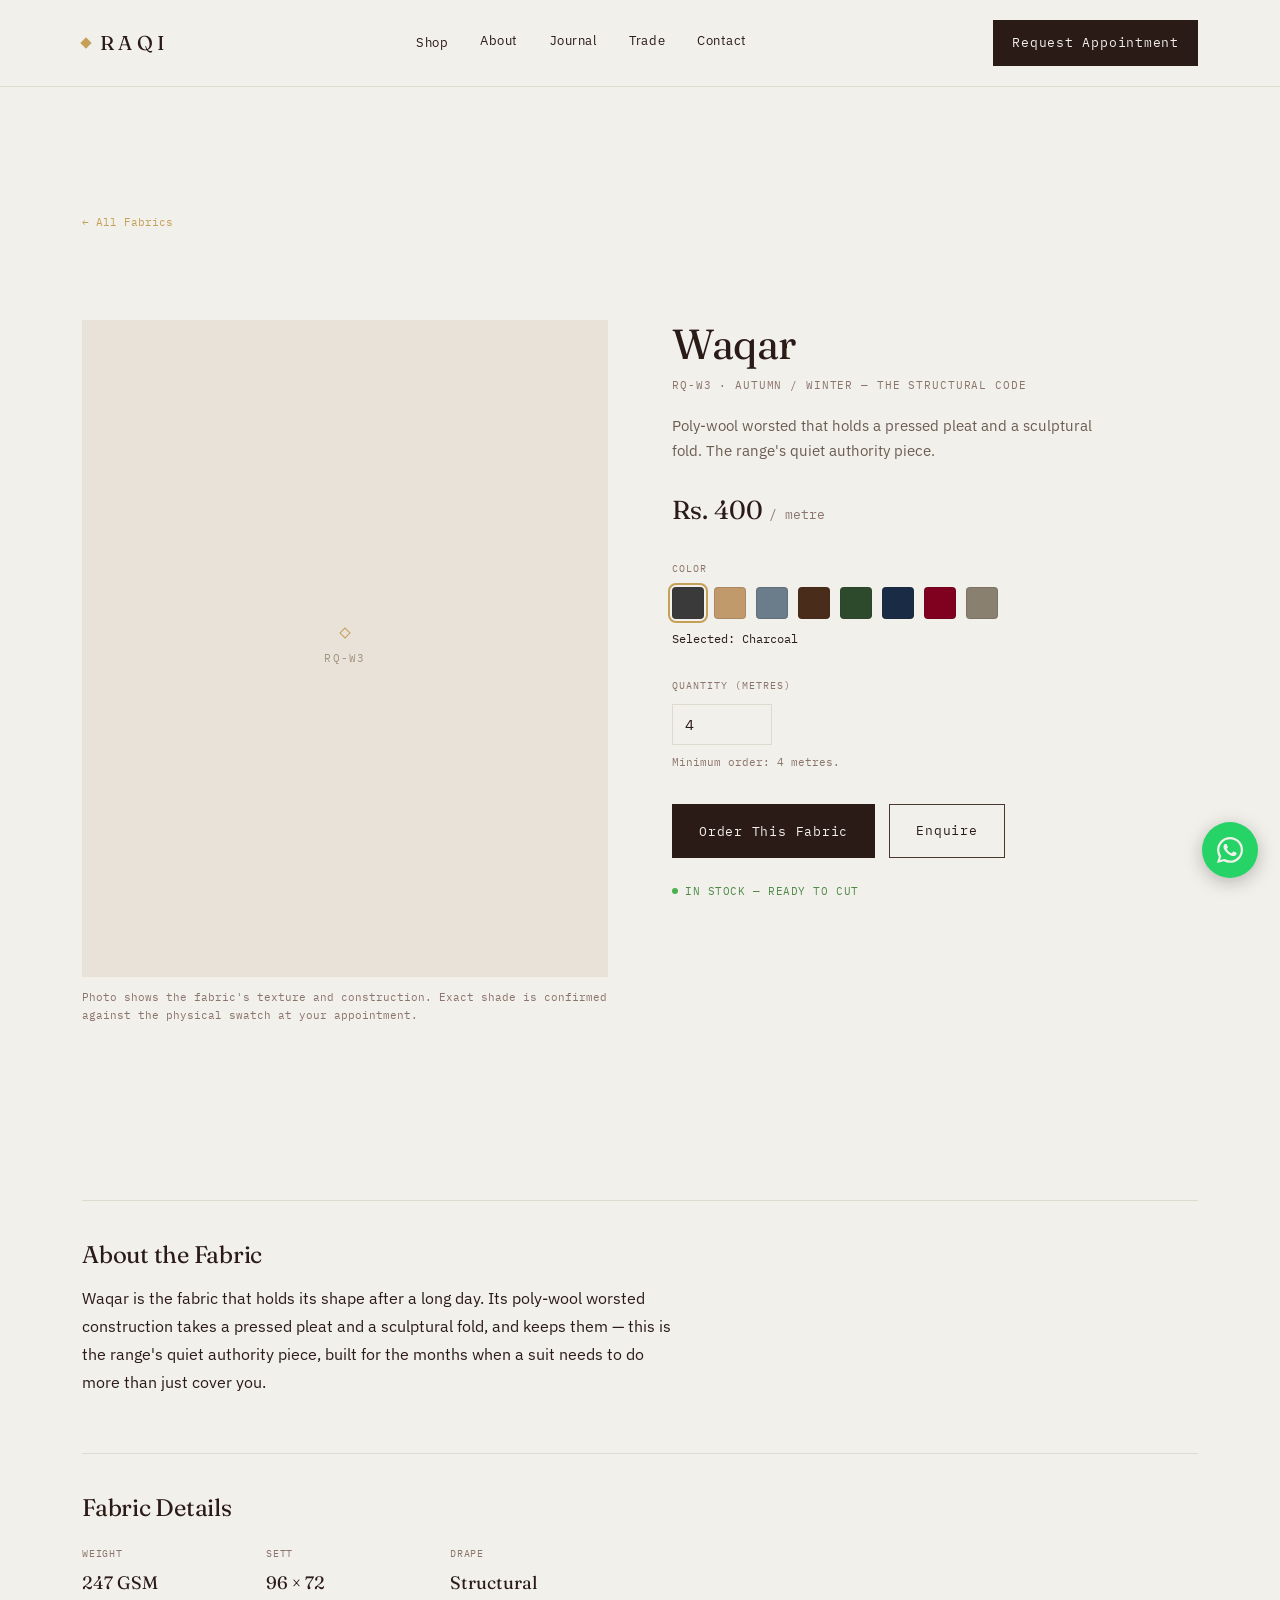
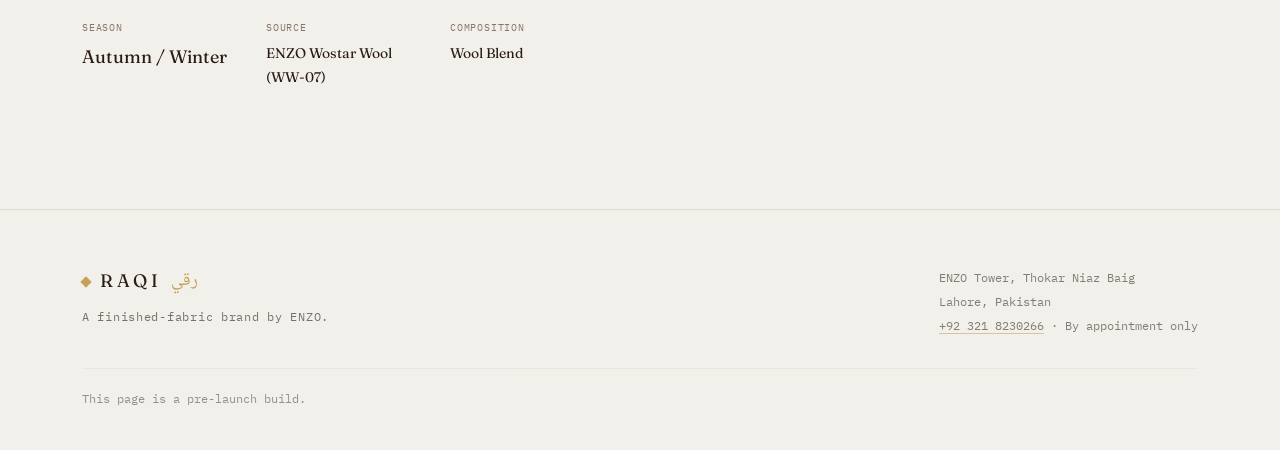
<file: product-waqar.html>
<!DOCTYPE html>
<html lang="en">
<head>
<meta charset="UTF-8">
<meta name="viewport" content="width=device-width, initial-scale=1.0">
<title>Waqar — RQ-W3 Suiting Fabric | RAQI</title>
<meta name="description" content="Waqar (RQ-W3) — structural poly-wool worsted suiting fabric, sourced from ENZO's mill. 247 GSM. Rs. 400/metre. 8 real shades. By appointment, Lahore.">
<meta name="robots" content="index,follow">
<meta name="theme-color" content="#F2F0EB">
<link rel="canonical" href="https://enzolhr.com/raqi-site/product-waqar.html">
<meta property="og:type" content="product">
<meta property="og:site_name" content="RAQI">
<meta property="og:url" content="https://enzolhr.com/raqi-site/product-waqar.html">
<meta property="og:title" content="Waqar — RQ-W3 Suiting Fabric | RAQI">
<meta property="og:description" content="Poly-wool worsted that holds a pressed pleat and a sculptural fold. 247 GSM. Rs. 400/metre. 8 real shades.">
<meta property="og:image" content="https://enzolhr.com/assets/products/ww-07.webp">
<meta property="og:locale" content="en_PK">
<meta name="twitter:card" content="summary_large_image">
<meta name="twitter:title" content="Waqar — RQ-W3 Suiting Fabric | RAQI">
<meta name="twitter:description" content="Micro-crepe weave with a dry, springy hand. 150 GSM. Rs. 400/metre. 8 real shades.">
<meta name="twitter:image" content="https://enzolhr.com/assets/products/ww-07.webp">
<link rel="icon" href="data:image/svg+xml,%3Csvg xmlns='http://www.w3.org/2000/svg' viewBox='0 0 32 32'%3E%3Crect width='32' height='32' fill='%232B1B17'/%3E%3Crect x='11' y='11' width='10' height='10' fill='%23C5A059' transform='rotate(45 16 16)'/%3E%3C/svg%3E">
<link rel="preconnect" href="https://fonts.googleapis.com">
<link rel="preconnect" href="https://fonts.gstatic.com" crossorigin>
<link href="https://fonts.googleapis.com/css2?family=Fraunces:opsz,wght@9..144,300;9..144,400;9..144,500;9..144,600&family=IBM+Plex+Sans:wght@400;500&family=IBM+Plex+Mono:wght@400;500&family=Noto+Naskh+Arabic:wght@400;500&display=swap" rel="stylesheet">
<link rel="stylesheet" href="assets/site.css">
<script type="application/ld+json">
{
  "@context": "https://schema.org",
  "@type": "Product",
  "name": "Waqar",
  "sku": "RQ-W3",
  "image": "https://enzolhr.com/assets/products/ww-07.webp",
  "description": "Poly-wool worsted that holds a pressed pleat and a sculptural fold. The range's quiet authority piece. 247 GSM. Sourced from ENZO Wostar Wool (WW-07, Wool Blend, Winter Weight).",
  "brand": { "@type": "Brand", "name": "RAQI" },
  "manufacturer": { "@type": "Organization", "name": "ENZO", "url": "https://enzolhr.com/" },
  "offers": {
    "@type": "Offer",
    "price": "400",
    "priceCurrency": "PKR",
    "availability": "https://schema.org/InStock",
    "url": "https://enzolhr.com/raqi-site/product-waqar.html"
  }
}
</script>
<style>
  .pdp-grid{display:grid;grid-template-columns:1fr;gap:48px;padding:48px 0 0;}
  @media(min-width:900px){ .pdp-grid{grid-template-columns:1fr 1fr;gap:64px;padding:64px 0 0;} }
  .pdp-gallery .store-img{aspect-ratio:4/5;}
  .pdp-caption{font-family:var(--mono);font-size:11px;color:#8a746b;margin-top:12px;line-height:1.6;}
  .pdp-back{font-family:var(--mono);font-size:11px;color:var(--gold);display:inline-block;margin-bottom:24px;}
  .pdp-name{font-size:clamp(30px,4vw,42px);}
  .pdp-collection{font-family:var(--mono);font-size:11px;letter-spacing:0.08em;text-transform:uppercase;color:#8a746b;margin-top:8px;}
  .pdp-desc{font-size:15px;line-height:1.7;color:#6b5c52;margin-top:18px;max-width:440px;}
  .pdp-price{font-family:var(--serif);font-size:26px;margin-top:24px;}
  .pdp-price small{font-family:var(--mono);font-size:13px;color:#8a746b;font-weight:400;}
  .pdp-colors{margin-top:28px;}
  .pdp-colors-label{font-family:var(--mono);font-size:10px;letter-spacing:0.1em;text-transform:uppercase;color:#8a746b;margin-bottom:10px;}
  .pdp-swatch-row{display:flex;flex-wrap:wrap;gap:10px;}
  .pdp-swatch{
    width:32px;height:32px;border-radius:4px;border:1px solid rgba(43,27,23,0.14);cursor:pointer;
    transition:outline .15s ease;padding:0;
  }
  .pdp-swatch.active{outline:2px solid var(--gold);outline-offset:2px;}
  .pdp-selected-color{font-family:var(--mono);font-size:12px;color:var(--chocolate);margin-top:10px;}
  .pdp-qty{margin-top:28px;}
  .pdp-qty label{display:block;font-family:var(--mono);font-size:10px;letter-spacing:0.1em;text-transform:uppercase;color:#8a746b;margin-bottom:10px;}
  .pdp-qty input{
    width:100px;background:transparent;border:1px solid var(--ash-line);padding:10px 12px;
    font-family:var(--sans);font-size:15px;color:var(--chocolate);
  }
  .pdp-qty input:focus{outline:none;border-color:var(--gold);}
  .pdp-qty-note{font-family:var(--mono);font-size:11px;color:#8a746b;margin-top:8px;}
  .pdp-actions{display:flex;gap:14px;margin-top:32px;flex-wrap:wrap;}
  .pdp-availability{
    display:flex;align-items:center;gap:7px;margin-top:24px;
    font-family:var(--mono);font-size:11px;letter-spacing:0.05em;text-transform:uppercase;color:#4f8a4a;
  }
  .pdp-availability::before{content:'';width:6px;height:6px;border-radius:50%;background:#4caf50;}
  .pdp-section{border-top:1px solid var(--ash-line);padding-top:40px;margin-top:56px;}
  .pdp-section h2{font-size:24px;}
  .pdp-section .body-copy{margin-top:16px;max-width:600px;}
  .fabric-details-list{display:grid;grid-template-columns:1fr 1fr;gap:20px 32px;margin-top:24px;max-width:520px;}
  @media(min-width:560px){ .fabric-details-list{grid-template-columns:repeat(3,1fr);} }
  .fabric-detail dt{font-family:var(--mono);font-size:10px;letter-spacing:0.08em;text-transform:uppercase;color:#8a746b;}
  .fabric-detail dd{font-family:var(--serif);font-size:18px;margin-top:6px;}
</style>
</head>
<body>

<nav class="nav" aria-label="Primary">
  <div class="nav-inner">
    <a href="index.html" class="brandmark" aria-label="RAQI — home">
      <span class="diamond"></span>
      <span class="wordmark">Raqi</span>
    </a>
    <div class="nav-links">
      <div class="has-mega">
        <a href="shop.html">Shop</a>
        <div class="mega-panel">
          <div class="mega-col">
            <div class="mega-label">Shop</div>
            <a href="shop.html">All Fabrics</a>
            <a href="shop.html">Shop by Color</a>
          </div>
          <div class="mega-col">
            <div class="mega-label">Collections</div>
            <a href="shop.html?season=summer">Summer</a>
            <a href="shop.html?season=winter">Winter</a>
            <a href="shop.html?season=all-season">All-Season</a>
          </div>
        </div>
      </div>
      <a href="about.html">About</a>
      <a href="journal.html">Journal</a>
      <a href="trade.html">Trade</a>
      <a href="contact.html">Contact</a>
    </div>
    <div style="display:flex;align-items:center;gap:8px;">
      <a href="contact.html" class="btn btn-dark" style="padding:11px 18px;">Request Appointment</a>
      <button type="button" id="nav-toggle" class="nav-toggle" aria-label="Open menu" aria-expanded="false" aria-controls="mobile-menu">
        <span aria-hidden="true"></span><span aria-hidden="true"></span>
      </button>
    </div>
  </div>
</nav>

<div id="mobile-menu" class="mobile-menu" aria-hidden="true">
  <div class="mobile-menu-top">
    <span class="brandmark">
      <span class="diamond"></span>
      <span class="wordmark">Raqi</span>
    </span>
    <button type="button" id="mobile-menu-close" class="mobile-menu-close" aria-label="Close menu">&times;</button>
  </div>
  <nav class="mobile-menu-links" aria-label="Mobile">
    <a href="shop.html">Shop</a>
    <div class="mobile-menu-sub">
      <a href="shop.html">Shop by Color</a>
      <a href="shop.html?season=summer">Summer</a>
      <a href="shop.html?season=winter">Winter</a>
      <a href="shop.html?season=all-season">All-Season</a>
    </div>
    <a href="about.html">About</a>
    <a href="journal.html">Journal</a>
    <a href="trade.html">Trade</a>
    <a href="contact.html">Contact</a>
    <a href="https://wa.me/923218230266" target="_blank" rel="noopener noreferrer">WhatsApp Us</a>
  </nav>
</div>

<main data-product-code="Waqar">
  <section style="padding-bottom:0;">
    <div class="wrap">
      <a href="shop.html" class="pdp-back">← All Fabrics</a>
      <div class="pdp-grid">
        <div class="pdp-gallery">
          <div class="store-img" data-src="https://enzolhr.com/assets/products/ww-07.webp" data-alt="RAQI Waqar fabric">
            <div class="store-img-fallback"><span class="diamond outline"></span><span>RQ-W3</span></div>
          </div>
          <p class="pdp-caption">Photo shows the fabric's texture and construction. Exact shade is confirmed against the physical swatch at your appointment.</p>
        </div>
        <div>
          <h1 class="pdp-name">Waqar</h1>
          <div class="pdp-collection">RQ-W3 &middot; Autumn / Winter — the structural code</div>
          <p class="pdp-desc">Poly-wool worsted that holds a pressed pleat and a sculptural fold. The range's quiet authority piece.</p>
          <div class="pdp-price" id="pdp-price">Rs. 400 <small>/ metre</small></div>

          <div class="pdp-colors">
            <div class="pdp-colors-label">Color</div>
            <div class="pdp-swatch-row" id="pdp-swatch-row"></div>
            <div class="pdp-selected-color" id="pdp-selected-color"></div>
          </div>

          <div class="pdp-qty">
            <label for="pdp-qty-input">Quantity (metres)</label>
            <input type="number" id="pdp-qty-input" min="4" step="1" value="4">
            <p class="pdp-qty-note">Minimum order: 4 metres.</p>
          </div>

          <div class="pdp-actions">
            <button type="button" id="pdp-order" class="btn btn-dark">Order This Fabric</button>
            <a href="#" id="pdp-enquire" class="btn btn-ghost">Enquire</a>
          </div>

          <div class="pdp-availability">In Stock — Ready to Cut</div>
        </div>
      </div>
    </div>
  </section>

  <section>
    <div class="wrap">
      <div class="pdp-section">
        <h2>About the Fabric</h2>
        <p class="body-copy">Waqar is the fabric that holds its shape after a long day. Its poly-wool worsted construction takes a pressed pleat and a sculptural fold, and keeps them — this is the range's quiet authority piece, built for the months when a suit needs to do more than just cover you.</p>
      </div>

      <div class="pdp-section">
        <h2>Fabric Details</h2>
        <dl class="fabric-details-list">
          <div class="fabric-detail"><dt>Weight</dt><dd>247 GSM</dd></div>
          <div class="fabric-detail"><dt>Sett</dt><dd>96 × 72</dd></div>
          <div class="fabric-detail"><dt>Drape</dt><dd>Structural</dd></div>
          <div class="fabric-detail"><dt>Season</dt><dd>Autumn / Winter</dd></div>
          <div class="fabric-detail"><dt>Source</dt><dd style="font-size:14px;">ENZO Wostar Wool (WW-07)</dd></div>
          <div class="fabric-detail"><dt>Composition</dt><dd style="font-size:14px;">Wool Blend</dd></div>
        </dl>
      </div>
    </div>
  </section>
</main>

<footer>
  <div class="wrap">
    <div class="foot-grid">
      <div>
        <div class="foot-mark">
          <span class="diamond"></span>
          <span class="wordmark">Raqi</span>
          <span class="foot-arabic">رقي</span>
        </div>
        <div class="foot-line">A finished-fabric brand by ENZO.</div>
      </div>
      <div class="foot-meta">
        ENZO Tower, Thokar Niaz Baig<br>
        Lahore, Pakistan<br>
        <a href="https://wa.me/923218230266" target="_blank" rel="noopener noreferrer" style="color:inherit;border-bottom:1px solid var(--gold);">+92 321 8230266</a> &middot; By appointment only
      </div>
    </div>
    <div class="foot-note">This page is a pre-launch build.</div>
  </div>
</footer>

<div id="cart-bar" class="cart-bar">
  <span class="cart-bar-count"><span id="cart-count">0</span> Selected</span>
  <button type="button" id="cart-view" class="btn btn-light">View Cart</button>
</div>

<div id="cart-backdrop" class="cart-backdrop"></div>
<aside id="cart-drawer" class="cart-drawer" aria-hidden="true" aria-label="Your selection">
  <div class="cart-drawer-header">
    <span>Your Selection</span>
    <button type="button" id="cart-close" class="cart-drawer-close" aria-label="Close cart">&times;</button>
  </div>
  <div class="cart-drawer-items" id="cart-items"></div>
  <div class="cart-drawer-footer">
    <a id="cart-drawer-send" href="#" target="_blank" rel="noopener noreferrer" class="btn btn-light" style="width:100%;justify-content:center;">Send via WhatsApp</a>
  </div>
</aside>

<a href="https://wa.me/923218230266?text=Hello%20RAQI%2C%20I%27d%20like%20to%20know%20more%20about%20your%20suiting%20fabric." target="_blank" rel="noopener noreferrer" class="wa-float" aria-label="Chat with RAQI on WhatsApp">
  <svg viewBox="0 0 24 24" width="26" height="26" fill="#F2F0EB" aria-hidden="true"><path d="M17.472 14.382c-.297-.149-1.758-.867-2.03-.967-.273-.099-.471-.148-.67.15-.197.297-.767.966-.94 1.164-.173.199-.347.223-.644.075-.297-.15-1.255-.463-2.39-1.475-.883-.788-1.48-1.761-1.653-2.059-.173-.297-.018-.458.13-.606.134-.133.297-.347.446-.52.149-.174.198-.298.298-.497.099-.198.05-.371-.025-.52-.075-.149-.669-1.612-.916-2.207-.242-.579-.487-.5-.669-.51-.173-.008-.371-.01-.57-.01-.198 0-.52.074-.792.372-.272.297-1.04 1.016-1.04 2.479 0 1.462 1.065 2.875 1.213 3.074.149.198 2.096 3.2 5.077 4.487.709.306 1.262.489 1.694.625.712.227 1.36.195 1.871.118.571-.085 1.758-.719 2.006-1.413.248-.694.248-1.289.173-1.413-.074-.124-.272-.198-.57-.347z"/><path d="M20.52 3.449C18.24 1.245 15.24 0 12.045 0 5.463 0 .105 5.36.102 11.943c0 2.105.548 4.16 1.591 5.976L0 24l6.223-1.632a11.9 11.9 0 0 0 5.822 1.484h.005c6.58 0 11.938-5.359 11.941-11.943a11.87 11.87 0 0 0-3.47-8.46zM12.05 21.785h-.004a9.87 9.87 0 0 1-5.031-1.378l-.361-.214-3.741.981.999-3.648-.235-.374a9.86 9.86 0 0 1-1.51-5.234c.002-5.45 4.437-9.884 9.888-9.884 2.64 0 5.122 1.03 6.988 2.898a9.83 9.83 0 0 1 2.893 6.994c-.003 5.45-4.437 9.859-9.886 9.859z"/></svg>
</a>

<script src="assets/products-data.js"></script>
<script src="assets/site.js"></script>
<script src="assets/product.js"></script>
</body>
</html>
</file>
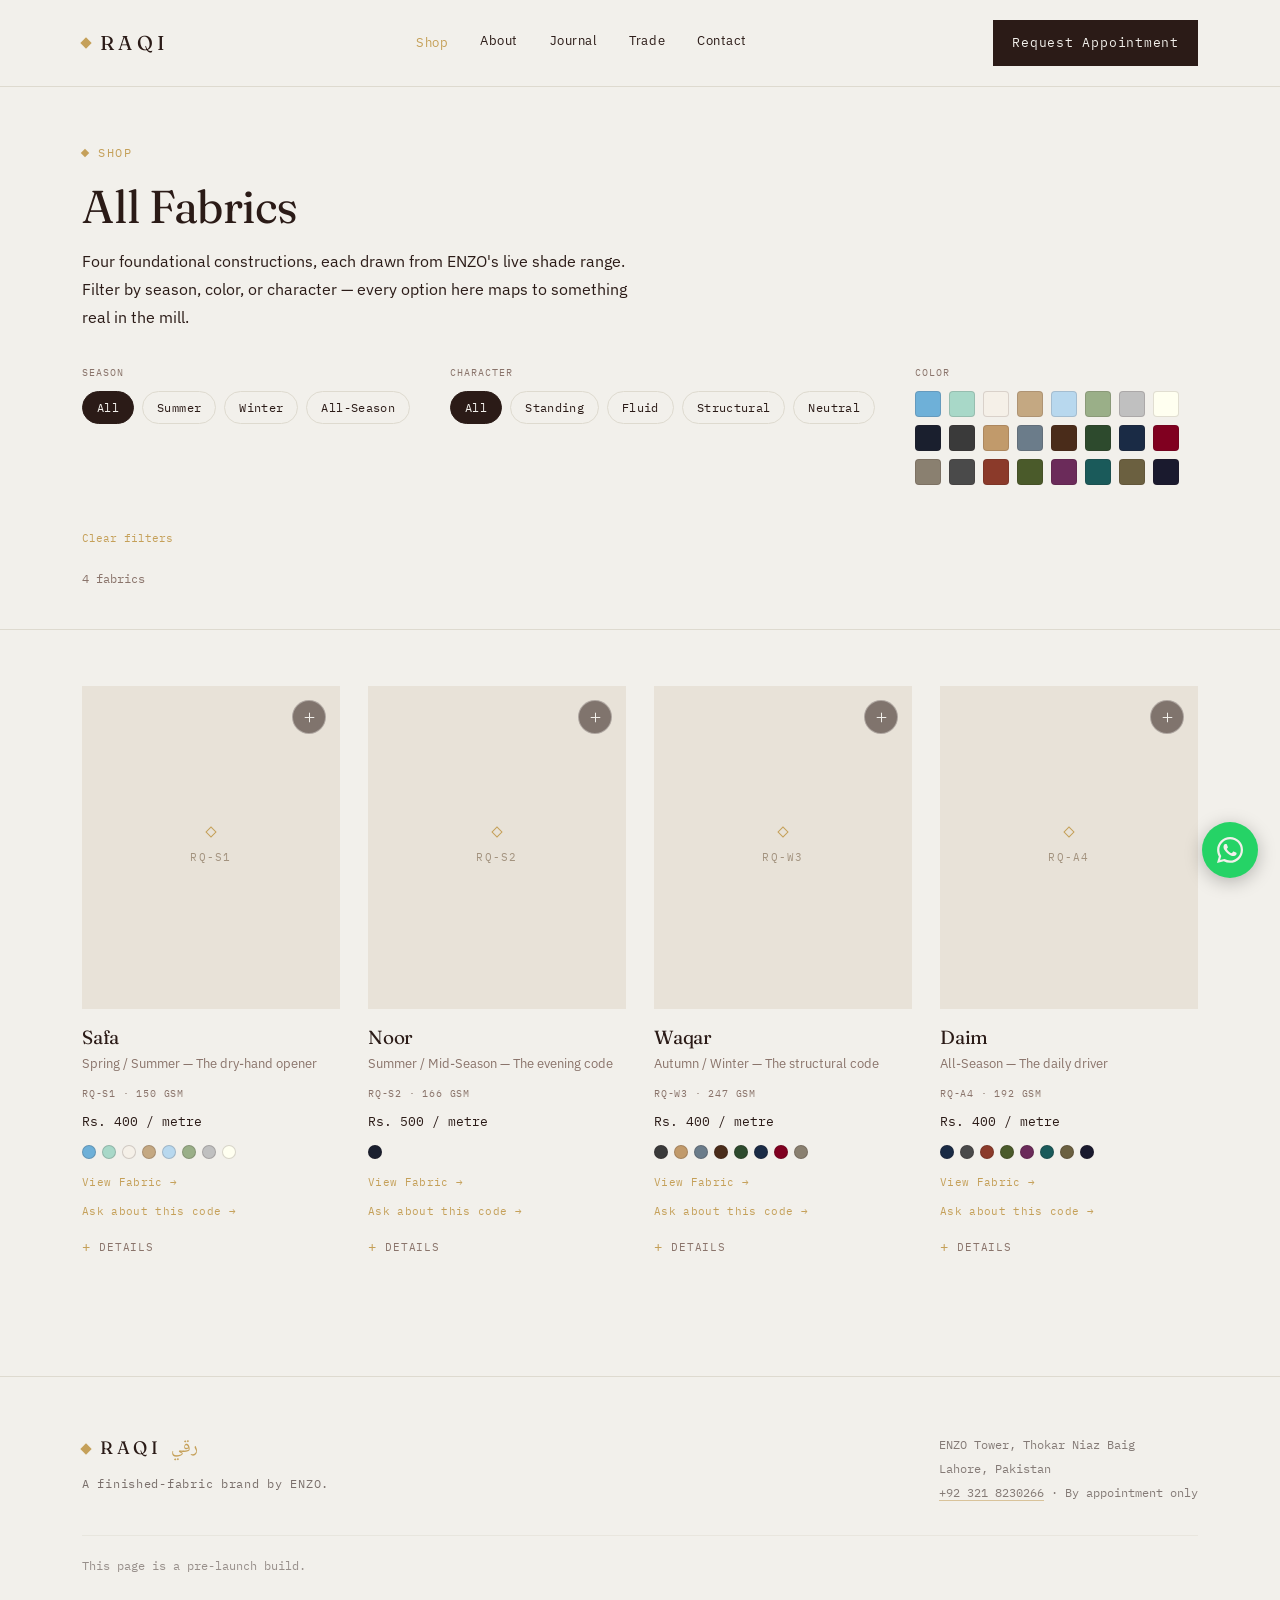
<file: shop.html>
<!DOCTYPE html>
<html lang="en">
<head>
<meta charset="UTF-8">
<meta name="viewport" content="width=device-width, initial-scale=1.0">
<title>Shop All Fabrics | RAQI — Finished Suiting, Lahore</title>
<meta name="description" content="Browse RAQI's four fabric codes by season, color, or character. Real shades, real specs, sourced from ENZO's mill. Priced from Rs. 400/metre.">
<meta name="robots" content="index,follow">
<meta name="theme-color" content="#F2F0EB">
<link rel="canonical" href="https://enzolhr.com/raqi-site/shop.html">
<meta property="og:type" content="website">
<meta property="og:site_name" content="RAQI">
<meta property="og:url" content="https://enzolhr.com/raqi-site/shop.html">
<meta property="og:title" content="Shop All Fabrics | RAQI">
<meta property="og:description" content="Four real fabric codes. Real shades, real specs. Filter by season, color, or character.">
<meta property="og:image" content="https://enzolhr.com/raqi-site/assets/og-image.png">
<meta property="og:locale" content="en_PK">
<meta name="twitter:card" content="summary_large_image">
<meta name="twitter:title" content="Shop All Fabrics | RAQI">
<meta name="twitter:description" content="Four real fabric codes. Real shades, real specs. Filter by season, color, or character.">
<meta name="twitter:image" content="https://enzolhr.com/raqi-site/assets/og-image.png">
<link rel="icon" href="data:image/svg+xml,%3Csvg xmlns='http://www.w3.org/2000/svg' viewBox='0 0 32 32'%3E%3Crect width='32' height='32' fill='%232B1B17'/%3E%3Crect x='11' y='11' width='10' height='10' fill='%23C5A059' transform='rotate(45 16 16)'/%3E%3C/svg%3E">
<link rel="preconnect" href="https://fonts.googleapis.com">
<link rel="preconnect" href="https://fonts.gstatic.com" crossorigin>
<link href="https://fonts.googleapis.com/css2?family=Fraunces:opsz,wght@9..144,300;9..144,400;9..144,500;9..144,600&family=IBM+Plex+Sans:wght@400;500&family=IBM+Plex+Mono:wght@400;500&family=Noto+Naskh+Arabic:wght@400;500&display=swap" rel="stylesheet">
<link rel="stylesheet" href="assets/site.css">
<script type="application/ld+json">
{
  "@context": "https://schema.org",
  "@type": "ClothingStore",
  "name": "RAQI",
  "url": "https://enzolhr.com/raqi-site/shop.html",
  "telephone": "+923218230266",
  "priceRange": "$$",
  "address": {
    "@type": "PostalAddress",
    "streetAddress": "ENZO Tower, Thokar Niaz Baig",
    "addressLocality": "Lahore",
    "addressCountry": "PK"
  },
  "parentOrganization": { "@type": "Organization", "name": "ENZO", "url": "https://enzolhr.com/" }
}
</script>
<style>
  /* ---------- Shop page ---------- */
  .shop-header{background:var(--ash);border-bottom:1px solid var(--ash-line);padding:56px 0 40px;}
  .shop-toolbar{
    display:flex;flex-wrap:wrap;align-items:flex-start;justify-content:space-between;
    gap:24px;padding:32px 0 0;
  }
  .filter-group{display:flex;flex-direction:column;gap:10px;}
  .filter-group-label{
    font-family:var(--mono);font-size:10px;letter-spacing:0.1em;text-transform:uppercase;color:#8a746b;
  }
  .filter-pills{display:flex;flex-wrap:wrap;gap:8px;}
  .filter-pill{
    font-family:var(--mono);font-size:12px;letter-spacing:0.03em;
    padding:8px 14px;border:1px solid var(--ash-line);border-radius:999px;
    background:transparent;color:var(--chocolate);cursor:pointer;
  }
  .filter-pill:hover{border-color:var(--gold);}
  .filter-pill.active{background:var(--chocolate);color:var(--ash);border-color:var(--chocolate);}
  .shop-color-filter{display:flex;flex-wrap:wrap;gap:8px;max-width:280px;}
  .shop-color-filter .swatch-tile{width:26px;height:26px;cursor:pointer;}
  .shop-color-filter .swatch-tile.active{outline:2px solid var(--gold);outline-offset:2px;}
  .filter-clear{
    font-family:var(--mono);font-size:11px;color:var(--gold);border-bottom:1px solid transparent;
    align-self:flex-start;margin-top:4px;
  }
  .filter-clear:hover{border-color:var(--gold);}
  .shop-count{font-family:var(--mono);font-size:12px;color:#8a746b;margin-top:20px;}
  .shop-empty{
    font-family:var(--mono);font-size:13px;color:#8a746b;text-align:center;padding:80px 0;
    grid-column:1/-1;
  }
  .filters-toggle{display:inline-flex;}
  @media(min-width:900px){ .filters-toggle{display:none;} }
  .filters-desktop{display:none;}
  @media(min-width:900px){ .filters-desktop{display:flex;flex-wrap:wrap;gap:40px;} }
  .filter-drawer{
    position:fixed;top:0;left:0;height:100%;width:320px;max-width:88vw;
    background:var(--ash);z-index:80;transform:translateX(-100%);transition:transform .3s ease;
    overflow-y:auto;padding:24px;
  }
  .filter-drawer.open{transform:translateX(0);}
  .filter-drawer-header{display:flex;align-items:center;justify-content:space-between;margin-bottom:24px;}
  .filter-drawer-close{background:none;border:none;font-size:22px;cursor:pointer;color:var(--chocolate);}
  .filter-drawer .filter-group{margin-bottom:28px;}
  @media(prefers-reduced-motion: reduce){ .filter-drawer{transition:none;} }
</style>
</head>
<body>

<nav class="nav" aria-label="Primary">
  <div class="nav-inner">
    <a href="index.html" class="brandmark" aria-label="RAQI — home">
      <span class="diamond"></span>
      <span class="wordmark">Raqi</span>
    </a>
    <div class="nav-links">
      <div class="has-mega">
        <a href="shop.html">Shop</a>
        <div class="mega-panel">
          <div class="mega-col">
            <div class="mega-label">Shop</div>
            <a href="shop.html">All Fabrics</a>
            <a href="shop.html">Shop by Color</a>
          </div>
          <div class="mega-col">
            <div class="mega-label">Collections</div>
            <a href="shop.html?season=summer">Summer</a>
            <a href="shop.html?season=winter">Winter</a>
            <a href="shop.html?season=all-season">All-Season</a>
          </div>
        </div>
      </div>
      <a href="about.html">About</a>
      <a href="journal.html">Journal</a>
      <a href="trade.html">Trade</a>
      <a href="contact.html">Contact</a>
    </div>
    <div style="display:flex;align-items:center;gap:8px;">
      <a href="contact.html" class="btn btn-dark" style="padding:11px 18px;">Request Appointment</a>
      <button type="button" id="nav-toggle" class="nav-toggle" aria-label="Open menu" aria-expanded="false" aria-controls="mobile-menu">
        <span aria-hidden="true"></span><span aria-hidden="true"></span>
      </button>
    </div>
  </div>
</nav>

<div id="mobile-menu" class="mobile-menu" aria-hidden="true">
  <div class="mobile-menu-top">
    <span class="brandmark">
      <span class="diamond"></span>
      <span class="wordmark">Raqi</span>
    </span>
    <button type="button" id="mobile-menu-close" class="mobile-menu-close" aria-label="Close menu">&times;</button>
  </div>
  <nav class="mobile-menu-links" aria-label="Mobile">
    <a href="shop.html">Shop</a>
    <div class="mobile-menu-sub">
      <a href="shop.html">Shop by Color</a>
      <a href="shop.html?season=summer">Summer</a>
      <a href="shop.html?season=winter">Winter</a>
      <a href="shop.html?season=all-season">All-Season</a>
    </div>
    <a href="about.html">About</a>
    <a href="journal.html">Journal</a>
    <a href="trade.html">Trade</a>
    <a href="contact.html">Contact</a>
    <a href="https://wa.me/923218230266" target="_blank" rel="noopener noreferrer">WhatsApp Us</a>
  </nav>
</div>

<header class="shop-header">
  <div class="wrap">
    <div class="eyebrow"><span class="diamond"></span>Shop</div>
    <h1 style="font-size:clamp(30px,4.5vw,46px);margin-top:18px;">All Fabrics</h1>
    <p class="body-copy" style="max-width:560px;margin-top:14px;">Four foundational constructions, each drawn from ENZO's live shade range. Filter by season, color, or character — every option here maps to something real in the mill.</p>

    <div class="shop-toolbar">
      <button type="button" id="filters-toggle" class="filter-pill filters-toggle">Filters</button>
      <div class="filters-desktop" id="filters-desktop"></div>
    </div>
    <div class="shop-count" id="shop-count"></div>
  </div>
</header>

<div id="filter-backdrop" class="cart-backdrop"></div>
<div id="filter-drawer" class="filter-drawer" aria-hidden="true">
  <div class="filter-drawer-header">
    <span class="eyebrow" style="color:var(--gold);">Filters</span>
    <button type="button" id="filter-drawer-close" class="filter-drawer-close" aria-label="Close filters">&times;</button>
  </div>
  <div id="filters-mobile"></div>
</div>

<section id="grid-section" style="padding-top:0;">
  <div class="wrap">
    <div class="store-grid reveal" id="shop-grid"></div>
  </div>
</section>

<footer>
  <div class="wrap">
    <div class="foot-grid">
      <div>
        <div class="foot-mark">
          <span class="diamond"></span>
          <span class="wordmark">Raqi</span>
          <span class="foot-arabic">رقي</span>
        </div>
        <div class="foot-line">A finished-fabric brand by ENZO.</div>
      </div>
      <div class="foot-meta">
        ENZO Tower, Thokar Niaz Baig<br>
        Lahore, Pakistan<br>
        <a href="https://wa.me/923218230266" target="_blank" rel="noopener noreferrer" style="color:inherit;border-bottom:1px solid var(--gold);">+92 321 8230266</a> &middot; By appointment only
      </div>
    </div>
    <div class="foot-note">This page is a pre-launch build.</div>
  </div>
</footer>

<div id="cart-bar" class="cart-bar">
  <span class="cart-bar-count"><span id="cart-count">0</span> Selected</span>
  <button type="button" id="cart-view" class="btn btn-light">View Cart</button>
</div>

<div id="cart-backdrop" class="cart-backdrop"></div>
<aside id="cart-drawer" class="cart-drawer" aria-hidden="true" aria-label="Your selection">
  <div class="cart-drawer-header">
    <span>Your Selection</span>
    <button type="button" id="cart-close" class="cart-drawer-close" aria-label="Close cart">&times;</button>
  </div>
  <div class="cart-drawer-items" id="cart-items"></div>
  <div class="cart-drawer-footer">
    <a id="cart-drawer-send" href="#" target="_blank" rel="noopener noreferrer" class="btn btn-light" style="width:100%;justify-content:center;">Send via WhatsApp</a>
  </div>
</aside>

<a href="https://wa.me/923218230266?text=Hello%20RAQI%2C%20I%27d%20like%20to%20know%20more%20about%20your%20suiting%20fabric." target="_blank" rel="noopener noreferrer" class="wa-float" aria-label="Chat with RAQI on WhatsApp">
  <svg viewBox="0 0 24 24" width="26" height="26" fill="#F2F0EB" aria-hidden="true"><path d="M17.472 14.382c-.297-.149-1.758-.867-2.03-.967-.273-.099-.471-.148-.67.15-.197.297-.767.966-.94 1.164-.173.199-.347.223-.644.075-.297-.15-1.255-.463-2.39-1.475-.883-.788-1.48-1.761-1.653-2.059-.173-.297-.018-.458.13-.606.134-.133.297-.347.446-.52.149-.174.198-.298.298-.497.099-.198.05-.371-.025-.52-.075-.149-.669-1.612-.916-2.207-.242-.579-.487-.5-.669-.51-.173-.008-.371-.01-.57-.01-.198 0-.52.074-.792.372-.272.297-1.04 1.016-1.04 2.479 0 1.462 1.065 2.875 1.213 3.074.149.198 2.096 3.2 5.077 4.487.709.306 1.262.489 1.694.625.712.227 1.36.195 1.871.118.571-.085 1.758-.719 2.006-1.413.248-.694.248-1.289.173-1.413-.074-.124-.272-.198-.57-.347z"/><path d="M20.52 3.449C18.24 1.245 15.24 0 12.045 0 5.463 0 .105 5.36.102 11.943c0 2.105.548 4.16 1.591 5.976L0 24l6.223-1.632a11.9 11.9 0 0 0 5.822 1.484h.005c6.58 0 11.938-5.359 11.941-11.943a11.87 11.87 0 0 0-3.47-8.46zM12.05 21.785h-.004a9.87 9.87 0 0 1-5.031-1.378l-.361-.214-3.741.981.999-3.648-.235-.374a9.86 9.86 0 0 1-1.51-5.234c.002-5.45 4.437-9.884 9.888-9.884 2.64 0 5.122 1.03 6.988 2.898a9.83 9.83 0 0 1 2.893 6.994c-.003 5.45-4.437 9.859-9.886 9.859z"/></svg>
</a>

<script src="assets/products-data.js"></script>
<script src="assets/site.js"></script>
<script src="assets/shop.js"></script>
</body>
</html>
</file>
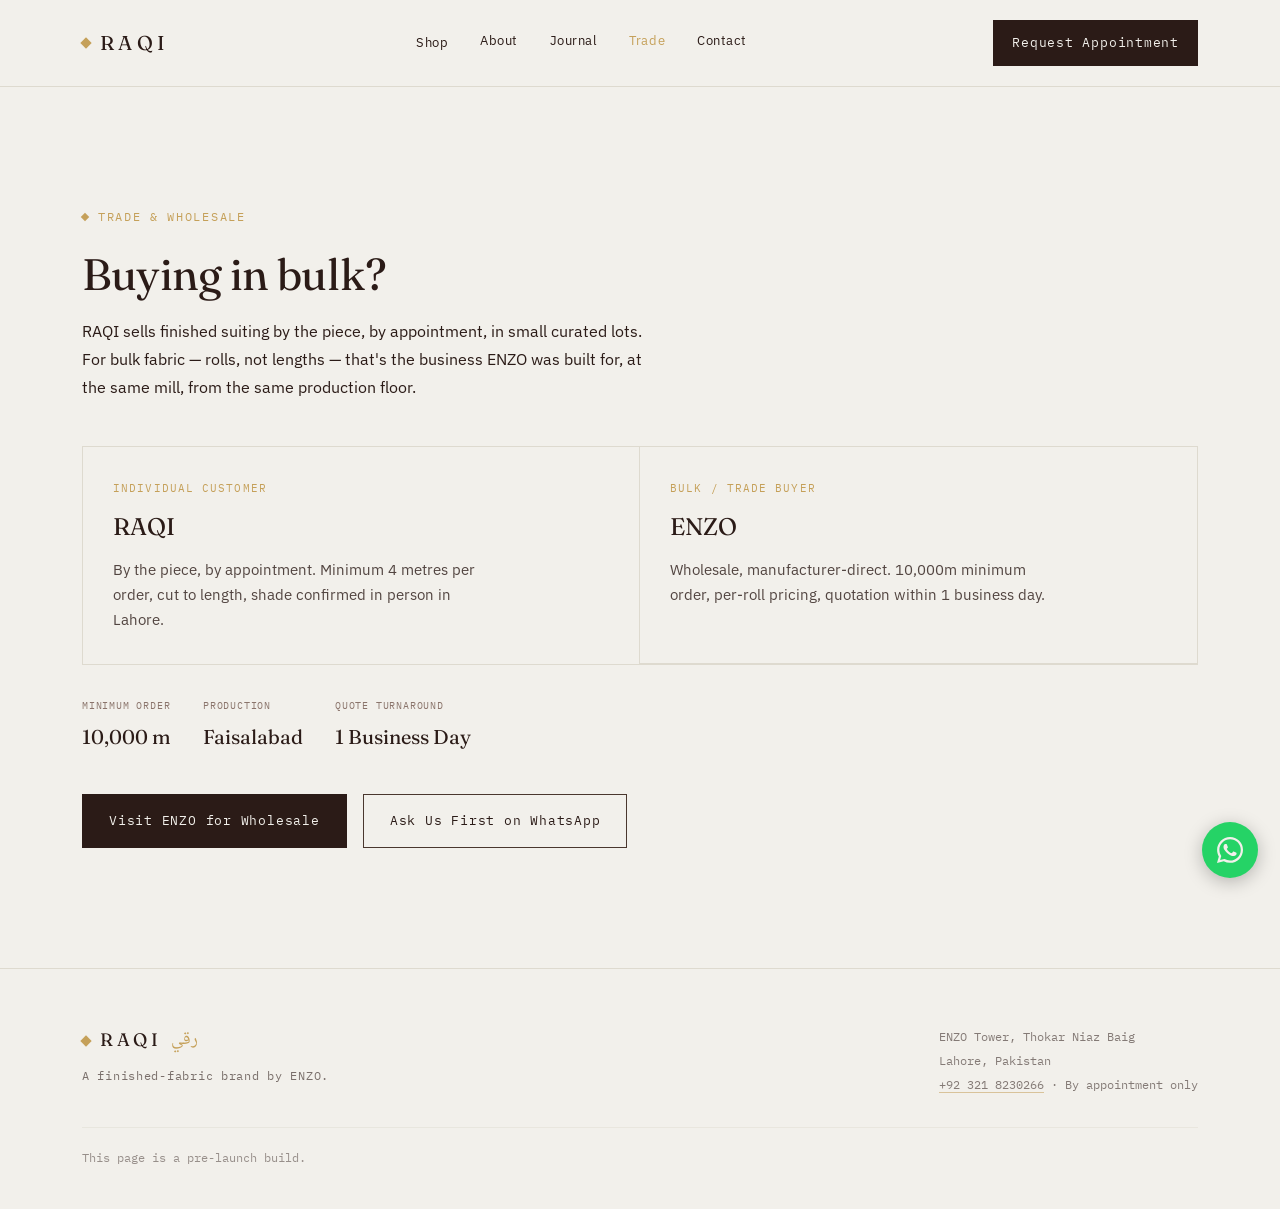
<file: trade.html>
<!DOCTYPE html>
<html lang="en">
<head>
<meta charset="UTF-8">
<meta name="viewport" content="width=device-width, initial-scale=1.0">
<title>Trade &amp; Wholesale | RAQI</title>
<meta name="description" content="RAQI sells finished suiting by the piece, by appointment. For bulk or wholesale fabric orders, RAQI's parent mill ENZO supplies direct — 10,000m minimum, manufacturer pricing.">
<meta name="robots" content="index,follow">
<meta name="theme-color" content="#F2F0EB">
<link rel="canonical" href="https://enzolhr.com/raqi-site/trade.html">
<meta property="og:type" content="website">
<meta property="og:site_name" content="RAQI">
<meta property="og:url" content="https://enzolhr.com/raqi-site/trade.html">
<meta property="og:title" content="Trade &amp; Wholesale | RAQI">
<meta property="og:description" content="RAQI sells by the piece, by appointment. For bulk fabric orders, parent mill ENZO supplies direct.">
<meta property="og:image" content="https://enzolhr.com/raqi-site/assets/og-image.png">
<meta property="og:locale" content="en_PK">
<meta name="twitter:card" content="summary_large_image">
<meta name="twitter:title" content="Trade &amp; Wholesale | RAQI">
<meta name="twitter:description" content="RAQI sells by the piece, by appointment. For bulk fabric orders, parent mill ENZO supplies direct.">
<meta name="twitter:image" content="https://enzolhr.com/raqi-site/assets/og-image.png">
<link rel="icon" href="data:image/svg+xml,%3Csvg xmlns='http://www.w3.org/2000/svg' viewBox='0 0 32 32'%3E%3Crect width='32' height='32' fill='%232B1B17'/%3E%3Crect x='11' y='11' width='10' height='10' fill='%23C5A059' transform='rotate(45 16 16)'/%3E%3C/svg%3E">
<link rel="preconnect" href="https://fonts.googleapis.com">
<link rel="preconnect" href="https://fonts.gstatic.com" crossorigin>
<link href="https://fonts.googleapis.com/css2?family=Fraunces:opsz,wght@9..144,300;9..144,400;9..144,500;9..144,600&family=IBM+Plex+Sans:wght@400;500&family=IBM+Plex+Mono:wght@400;500&family=Noto+Naskh+Arabic:wght@400;500&display=swap" rel="stylesheet">
<link rel="stylesheet" href="assets/site.css">
<script type="application/ld+json">
{
  "@context": "https://schema.org",
  "@type": "WebPage",
  "url": "https://enzolhr.com/raqi-site/trade.html",
  "name": "Trade & Wholesale | RAQI",
  "isPartOf": { "@type": "WebSite", "name": "RAQI", "url": "https://enzolhr.com/raqi-site/" }
}
</script>
<style>
  .trade-flow{display:grid;grid-template-columns:1fr;gap:0;margin-top:44px;border:1px solid var(--ash-line);}
  @media(min-width:700px){ .trade-flow{grid-template-columns:1fr 1fr;} }
  .trade-step{padding:32px 30px;border-bottom:1px solid var(--ash-line);}
  @media(min-width:700px){ .trade-step:first-child{border-right:1px solid var(--ash-line);border-bottom:none;} }
  .trade-step .step-label{
    font-family:var(--mono);font-size:11px;letter-spacing:0.1em;text-transform:uppercase;color:var(--gold);
  }
  .trade-step .step-name{font-family:var(--serif);font-size:24px;margin-top:10px;}
  .trade-step .step-desc{font-size:14.5px;color:var(--chocolate);opacity:0.8;margin-top:10px;line-height:1.7;max-width:380px;}
  .trade-facts{display:flex;flex-wrap:wrap;gap:32px;margin-top:32px;}
  .trade-fact dt{font-family:var(--mono);font-size:10px;letter-spacing:0.08em;text-transform:uppercase;color:#8a746b;}
  .trade-fact dd{font-family:var(--serif);font-size:20px;margin-top:6px;}
</style>
</head>
<body>

<nav class="nav" aria-label="Primary">
  <div class="nav-inner">
    <a href="index.html" class="brandmark" aria-label="RAQI — home">
      <span class="diamond"></span>
      <span class="wordmark">Raqi</span>
    </a>
    <div class="nav-links">
      <div class="has-mega">
        <a href="shop.html">Shop</a>
        <div class="mega-panel">
          <div class="mega-col">
            <div class="mega-label">Shop</div>
            <a href="shop.html">All Fabrics</a>
            <a href="shop.html">Shop by Color</a>
          </div>
          <div class="mega-col">
            <div class="mega-label">Collections</div>
            <a href="shop.html?season=summer">Summer</a>
            <a href="shop.html?season=winter">Winter</a>
            <a href="shop.html?season=all-season">All-Season</a>
          </div>
        </div>
      </div>
      <a href="about.html">About</a>
      <a href="journal.html">Journal</a>
      <a href="trade.html">Trade</a>
      <a href="contact.html">Contact</a>
    </div>
    <div style="display:flex;align-items:center;gap:8px;">
      <a href="contact.html" class="btn btn-dark" style="padding:11px 18px;">Request Appointment</a>
      <button type="button" id="nav-toggle" class="nav-toggle" aria-label="Open menu" aria-expanded="false" aria-controls="mobile-menu">
        <span aria-hidden="true"></span><span aria-hidden="true"></span>
      </button>
    </div>
  </div>
</nav>

<div id="mobile-menu" class="mobile-menu" aria-hidden="true">
  <div class="mobile-menu-top">
    <span class="brandmark">
      <span class="diamond"></span>
      <span class="wordmark">Raqi</span>
    </span>
    <button type="button" id="mobile-menu-close" class="mobile-menu-close" aria-label="Close menu">&times;</button>
  </div>
  <nav class="mobile-menu-links" aria-label="Mobile">
    <a href="shop.html">Shop</a>
    <div class="mobile-menu-sub">
      <a href="shop.html">Shop by Color</a>
      <a href="shop.html?season=summer">Summer</a>
      <a href="shop.html?season=winter">Winter</a>
      <a href="shop.html?season=all-season">All-Season</a>
    </div>
    <a href="about.html">About</a>
    <a href="journal.html">Journal</a>
    <a href="trade.html">Trade</a>
    <a href="contact.html">Contact</a>
    <a href="https://wa.me/923218230266" target="_blank" rel="noopener noreferrer">WhatsApp Us</a>
  </nav>
</div>

<section>
  <div class="wrap reveal">
    <div class="eyebrow"><span class="diamond"></span>Trade &amp; Wholesale</div>
    <h1 style="font-size:clamp(28px,4vw,44px);margin-top:22px;">Buying in bulk?</h1>
    <p class="body-copy" style="max-width:560px;margin-top:18px;">RAQI sells finished suiting by the piece, by appointment, in small curated lots. For bulk fabric — rolls, not lengths — that's the business ENZO was built for, at the same mill, from the same production floor.</p>

    <div class="trade-flow">
      <div class="trade-step">
        <div class="step-label">Individual Customer</div>
        <div class="step-name">RAQI</div>
        <div class="step-desc">By the piece, by appointment. Minimum 4 metres per order, cut to length, shade confirmed in person in Lahore.</div>
      </div>
      <div class="trade-step">
        <div class="step-label">Bulk / Trade Buyer</div>
        <div class="step-name">ENZO</div>
        <div class="step-desc">Wholesale, manufacturer-direct. 10,000m minimum order, per-roll pricing, quotation within 1 business day.</div>
      </div>
    </div>

    <dl class="trade-facts">
      <div class="trade-fact"><dt>Minimum Order</dt><dd>10,000 m</dd></div>
      <div class="trade-fact"><dt>Production</dt><dd>Faisalabad</dd></div>
      <div class="trade-fact"><dt>Quote Turnaround</dt><dd>1 Business Day</dd></div>
    </dl>

    <div style="margin-top:40px;display:flex;gap:16px;flex-wrap:wrap;">
      <a href="https://enzolhr.com/" target="_blank" rel="noopener noreferrer" class="btn btn-dark">Visit ENZO for Wholesale</a>
      <a href="https://wa.me/923218230266?text=Hello%2C%20I%27d%20like%20to%20discuss%20a%20bulk%2Ftrade%20fabric%20order." target="_blank" rel="noopener noreferrer" class="btn btn-ghost">Ask Us First on WhatsApp</a>
    </div>
  </div>
</section>

<footer>
  <div class="wrap">
    <div class="foot-grid">
      <div>
        <div class="foot-mark">
          <span class="diamond"></span>
          <span class="wordmark">Raqi</span>
          <span class="foot-arabic">رقي</span>
        </div>
        <div class="foot-line">A finished-fabric brand by ENZO.</div>
      </div>
      <div class="foot-meta">
        ENZO Tower, Thokar Niaz Baig<br>
        Lahore, Pakistan<br>
        <a href="https://wa.me/923218230266" target="_blank" rel="noopener noreferrer" style="color:inherit;border-bottom:1px solid var(--gold);">+92 321 8230266</a> &middot; By appointment only
      </div>
    </div>
    <div class="foot-note">This page is a pre-launch build.</div>
  </div>
</footer>

<div id="cart-bar" class="cart-bar">
  <span class="cart-bar-count"><span id="cart-count">0</span> Selected</span>
  <button type="button" id="cart-view" class="btn btn-light">View Cart</button>
</div>

<div id="cart-backdrop" class="cart-backdrop"></div>
<aside id="cart-drawer" class="cart-drawer" aria-hidden="true" aria-label="Your selection">
  <div class="cart-drawer-header">
    <span>Your Selection</span>
    <button type="button" id="cart-close" class="cart-drawer-close" aria-label="Close cart">&times;</button>
  </div>
  <div class="cart-drawer-items" id="cart-items"></div>
  <div class="cart-drawer-footer">
    <a id="cart-drawer-send" href="#" target="_blank" rel="noopener noreferrer" class="btn btn-light" style="width:100%;justify-content:center;">Send via WhatsApp</a>
  </div>
</aside>

<a href="https://wa.me/923218230266?text=Hello%20RAQI%2C%20I%27d%20like%20to%20know%20more%20about%20your%20suiting%20fabric." target="_blank" rel="noopener noreferrer" class="wa-float" aria-label="Chat with RAQI on WhatsApp">
  <svg viewBox="0 0 24 24" width="26" height="26" fill="#F2F0EB" aria-hidden="true"><path d="M17.472 14.382c-.297-.149-1.758-.867-2.03-.967-.273-.099-.471-.148-.67.15-.197.297-.767.966-.94 1.164-.173.199-.347.223-.644.075-.297-.15-1.255-.463-2.39-1.475-.883-.788-1.48-1.761-1.653-2.059-.173-.297-.018-.458.13-.606.134-.133.297-.347.446-.52.149-.174.198-.298.298-.497.099-.198.05-.371-.025-.52-.075-.149-.669-1.612-.916-2.207-.242-.579-.487-.5-.669-.51-.173-.008-.371-.01-.57-.01-.198 0-.52.074-.792.372-.272.297-1.04 1.016-1.04 2.479 0 1.462 1.065 2.875 1.213 3.074.149.198 2.096 3.2 5.077 4.487.709.306 1.262.489 1.694.625.712.227 1.36.195 1.871.118.571-.085 1.758-.719 2.006-1.413.248-.694.248-1.289.173-1.413-.074-.124-.272-.198-.57-.347z"/><path d="M20.52 3.449C18.24 1.245 15.24 0 12.045 0 5.463 0 .105 5.36.102 11.943c0 2.105.548 4.16 1.591 5.976L0 24l6.223-1.632a11.9 11.9 0 0 0 5.822 1.484h.005c6.58 0 11.938-5.359 11.941-11.943a11.87 11.87 0 0 0-3.47-8.46zM12.05 21.785h-.004a9.87 9.87 0 0 1-5.031-1.378l-.361-.214-3.741.981.999-3.648-.235-.374a9.86 9.86 0 0 1-1.51-5.234c.002-5.45 4.437-9.884 9.888-9.884 2.64 0 5.122 1.03 6.988 2.898a9.83 9.83 0 0 1 2.893 6.994c-.003 5.45-4.437 9.859-9.886 9.859z"/></svg>
</a>

<script src="assets/products-data.js"></script>
<script src="assets/site.js"></script>
</body>
</html>
</file>
<file: assets/site.css>
/* ============================================================
   RAQI — Shared design system
   Used across all pages. Page-unique sections (hero, product
   detail specifics, journal typography, etc.) stay inline per
   page, same discipline as nav/footer markup.
   ============================================================ */

:root{
  --chocolate:#2B1B17;
  --ash:#F2F0EB;
  --gold:#C5A059;
  --chocolate-line:#4A372E;
  --ash-line:#DEDACF;
  --serif:'Fraunces', serif;
  --sans:'IBM Plex Sans', -apple-system, sans-serif;
  --mono:'IBM Plex Mono', monospace;
  --arabic:'Noto Naskh Arabic', serif;
}
*{margin:0;padding:0;box-sizing:border-box;}
html{scroll-behavior:smooth;}
body{
  font-family:var(--sans);
  background:var(--ash);
  color:var(--chocolate);
  font-weight:400;
  line-height:1.7;
  -webkit-font-smoothing:antialiased;
}
a{color:inherit;text-decoration:none;}
img,svg{display:block;max-width:100%;}

.measure{max-width:640px;}
.wrap{max-width:1180px;margin:0 auto;padding:0 32px;}

h1,h2,h3{font-family:var(--serif);font-weight:400;line-height:1.15;letter-spacing:-0.01em;}

.eyebrow{
  font-family:var(--mono);
  font-size:12px;
  letter-spacing:0.14em;
  text-transform:uppercase;
  color:var(--gold);
  display:flex;
  align-items:center;
  gap:10px;
}
.eyebrow .diamond{width:6px;height:6px;}

.rule-gold{
  width:48px;height:1px;background:var(--gold);
  border:none;margin:20px 0 28px;
}
.body-copy{font-size:15.5px;line-height:1.8;color:var(--chocolate);}
.body-copy p + p{margin-top:16px;}

/* ---------- Nav ---------- */
.nav{
  position:sticky;top:0;z-index:50;
  background:rgba(242,240,235,0.92);
  backdrop-filter:blur(6px);
  border-bottom:1px solid var(--ash-line);
}
.nav-inner{
  display:flex;align-items:center;justify-content:space-between;
  padding:20px 32px;max-width:1180px;margin:0 auto;
}
.brandmark{display:flex;align-items:center;gap:10px;}
.brandmark .wordmark{
  font-family:var(--serif);font-size:20px;letter-spacing:0.22em;
  text-transform:uppercase;
}
.nav-links{display:none;gap:32px;font-size:13px;letter-spacing:0.04em;align-items:center;}
.nav-links a{
  padding-bottom:4px;border-bottom:1px solid transparent;
  transition:border-color .25s ease, color .25s ease;
}
.nav-links a:hover, .nav-links a:focus-visible{border-color:var(--gold);}
.nav-links a[aria-current="page"]{color:var(--gold);}
@media(min-width:900px){ .nav-links{display:flex;} }
.nav-toggle{
  display:flex;background:none;border:none;padding:8px;cursor:pointer;
}
@media(min-width:900px){ .nav-toggle{display:none;} }
.nav-toggle span{
  display:block;width:22px;height:1.5px;background:var(--chocolate);margin:4px 0;
  transition:transform .25s ease, opacity .25s ease;
}

/* Mobile full-screen menu */
.mobile-menu{
  position:fixed;inset:0;z-index:80;background:var(--ash);
  display:flex;flex-direction:column;padding:24px 32px;
  transform:translateY(-100%);transition:transform .3s ease;
  overflow-y:auto;
}
.mobile-menu.open{transform:translateY(0);}
.mobile-menu-top{display:flex;align-items:center;justify-content:space-between;}
.mobile-menu-close{background:none;border:none;font-size:26px;line-height:1;cursor:pointer;color:var(--chocolate);padding:4px;}
.mobile-menu-links{display:flex;flex-direction:column;gap:4px;margin-top:48px;}
.mobile-menu-links a{
  font-family:var(--serif);font-size:28px;padding:14px 0;border-bottom:1px solid var(--ash-line);
}
.mobile-menu-sub{padding-left:16px;}
.mobile-menu-sub a{font-family:var(--sans);font-size:16px;color:#8a746b;padding:8px 0;border-bottom:none;}
@media(min-width:900px){ .mobile-menu{display:none;} }

/* Desktop mega-menu */
.has-mega{position:relative;}
.mega-panel{
  position:absolute;top:100%;left:50%;transform:translateX(-50%) translateY(8px);
  background:var(--ash);border:1px solid var(--ash-line);box-shadow:0 12px 32px rgba(43,27,23,0.12);
  padding:28px 32px;display:none;gap:32px;min-width:320px;margin-top:14px;
}
.has-mega:hover .mega-panel, .has-mega:focus-within .mega-panel{display:flex;}
.mega-col{display:flex;flex-direction:column;gap:6px;}
.mega-label{
  font-family:var(--mono);font-size:10px;letter-spacing:0.1em;text-transform:uppercase;
  color:var(--gold);margin-bottom:6px;
}
.mega-col a{font-size:14px;padding:6px 0;color:var(--chocolate);}
.mega-col a:hover{color:var(--gold);}
@media(prefers-reduced-motion: reduce){ .mobile-menu{transition:none;} }

/* ---------- Diamond glyph ---------- */
.diamond{
  width:8px;height:8px;background:var(--gold);
  transform:rotate(45deg);flex:none;
}
.diamond.outline{background:none;border:1px solid var(--gold);}

/* ---------- Buttons ---------- */
.btn{
  display:inline-flex;align-items:center;gap:10px;
  font-family:var(--mono);font-size:13px;letter-spacing:0.06em;
  padding:15px 26px;
  border:1px solid transparent;
  transition:border-color .25s ease, background .25s ease, color .25s ease;
  white-space:nowrap;cursor:pointer;
}
.btn-dark{ background:var(--chocolate); color:var(--ash); }
.btn-dark:hover, .btn-dark:focus-visible{ border-color:var(--gold); }
.btn-light{ background:var(--ash); color:var(--chocolate); border-color:var(--chocolate-line); }
.btn-light:hover, .btn-light:focus-visible{ border-color:var(--gold); }
.btn-ghost{ background:transparent; border-color:var(--chocolate-line); color:var(--chocolate); }
.btn-ghost:hover, .btn-ghost:focus-visible{ border-color:var(--gold); }

/* ---------- Section rhythm ---------- */
section{padding:72px 0;}
@media(min-width:900px){ section{padding:120px 0;} }
.section-dark{ background:var(--chocolate); color:var(--ash); }
.section-dark .eyebrow{color:var(--gold);}
.section-dark .btn-ghost{ border-color:rgba(242,240,235,0.35); color:var(--ash); }

/* ---------- Reveal on scroll ---------- */
.reveal{opacity:0;transform:translateY(18px);transition:opacity .7s ease, transform .7s ease;}
.reveal.in{opacity:1;transform:none;}
@media(prefers-reduced-motion: reduce){ .reveal{opacity:1;transform:none;transition:none;} }

/* ---------- Color wall (Shop by Color) ---------- */
.color-wall{display:flex;flex-wrap:wrap;gap:10px;margin-top:32px;max-width:760px;}
.swatch-tile{
  width:44px;height:44px;border-radius:4px;flex:none;display:block;
  border:1px solid rgba(43,27,23,0.14);transition:transform .2s ease;
}
.swatch-tile:hover{transform:scale(1.08);}

/* ---------- Purpose grid (Shop by Purpose) ---------- */
.purpose-grid{display:grid;grid-template-columns:1fr;gap:1px;margin-top:40px;background:var(--ash-line);border:1px solid var(--ash-line);}
@media(min-width:640px){ .purpose-grid{grid-template-columns:repeat(4,1fr);} }
.purpose-card{
  background:var(--ash);padding:28px 24px;display:flex;flex-direction:column;gap:10px;
  transition:background .2s ease;
}
.purpose-card:hover{background:#e8e2d8;}
.purpose-name{font-family:var(--serif);font-size:18px;color:var(--chocolate);line-height:1.3;}
.purpose-code{font-family:var(--mono);font-size:11px;letter-spacing:0.08em;text-transform:uppercase;color:var(--gold);}

/* ---------- Product / Store cards (shared: shop.html + homepage teasers) ---------- */
.store-grid{
  display:grid;grid-template-columns:1fr;gap:56px 32px;
  margin-top:56px;
}
@media(min-width:640px){ .store-grid{grid-template-columns:1fr 1fr;} }
@media(min-width:1080px){ .store-grid{grid-template-columns:repeat(4,1fr);gap:48px 28px;} }
.store-card{
  background:transparent;display:flex;flex-direction:column;
  transition:transform .25s ease;
}
.store-card:hover{transform:translateY(-4px);}
.store-img{
  position:relative;aspect-ratio:4/5;background:#e8e2d8;overflow:hidden;
}
.store-img img{width:100%;height:100%;object-fit:cover;display:block;transition:transform .5s ease;}
.store-card:hover .store-img img{transform:scale(1.045);}
.store-img-fallback{
  position:absolute;inset:0;display:flex;flex-direction:column;align-items:center;
  justify-content:center;gap:12px;
}
.store-img-fallback span:last-child{
  font-family:var(--mono);font-size:11px;letter-spacing:0.12em;color:#a3937f;
}
.store-img.has-image .store-img-fallback{display:none;}
.store-img-link{position:absolute;inset:0;z-index:1;}
.store-quickadd{
  position:absolute;top:14px;right:14px;width:34px;height:34px;border-radius:50%;z-index:2;
  background:rgba(43,27,23,0.55);backdrop-filter:blur(4px);
  border:1px solid rgba(242,240,235,0.4);
  display:flex;align-items:center;justify-content:center;color:var(--ash);
  transition:background .2s ease, border-color .2s ease, color .2s ease;
  cursor:pointer;padding:0;
}
.store-quickadd:hover{border-color:var(--gold);}
.store-quickadd.is-added{background:var(--gold);border-color:var(--gold);color:var(--chocolate);}
.store-body{padding-top:18px;}
.store-name{font-size:19px;margin:0;}
.store-sub{font-size:13px;color:#8a746b;margin-top:5px;}
.store-code{
  font-family:var(--mono);font-size:10px;letter-spacing:0.08em;text-transform:uppercase;
  color:#8a746b;margin-top:9px;
}
.store-price{font-family:var(--mono);font-size:13px;color:var(--chocolate);margin-top:9px;}
.store-swatches{display:flex;gap:6px;margin-top:12px;flex-wrap:wrap;}
.swatch{
  width:14px;height:14px;border-radius:50%;flex:none;
  border:1px solid rgba(43,27,23,0.18);
}
.store-ask{
  display:inline-block;margin-top:14px;font-family:var(--mono);font-size:11px;
  letter-spacing:0.03em;color:var(--gold);border-bottom:1px solid transparent;
}
.store-ask:hover{border-color:var(--gold);}
.store-details{margin-top:16px;}
.store-details summary{
  cursor:pointer;list-style:none;font-family:var(--mono);font-size:11px;letter-spacing:0.08em;
  text-transform:uppercase;color:#8a746b;display:flex;align-items:center;gap:8px;
}
.store-details summary::-webkit-details-marker{display:none;}
.store-details summary::before{content:'+';font-size:14px;color:var(--gold);line-height:1;}
.store-details[open] summary::before{content:'−';}
.store-details-body{margin-top:14px;}
.code-desc{font-size:14px;line-height:1.7;color:#6b5c52;max-width:320px;}
.code-specs-inline{display:flex;gap:18px;margin-top:14px;font-family:var(--mono);font-size:11px;color:#8a746b;}
.code-source{margin-top:14px;font-family:var(--mono);font-size:11px;letter-spacing:0.03em;color:#8a746b;}
.in-stock{
  display:flex;align-items:center;gap:7px;margin-top:12px;
  font-family:var(--mono);font-size:10px;letter-spacing:0.08em;text-transform:uppercase;color:#4f8a4a;
}
.in-stock::before{content:'';width:6px;height:6px;border-radius:50%;background:#4caf50;flex:none;}
@media(prefers-reduced-motion: reduce){
  .store-card, .store-card:hover, .store-img img, .store-card:hover .store-img img{transition:none;transform:none;}
}

/* ---------- Footer ---------- */
footer{background:var(--ash);padding:56px 0 40px;border-top:1px solid var(--ash-line);}
.foot-grid{
  display:flex;flex-direction:column;gap:28px;
}
@media(min-width:700px){ .foot-grid{flex-direction:row;justify-content:space-between;align-items:flex-start;} }
.foot-mark{display:flex;align-items:center;gap:10px;}
.foot-mark .wordmark{font-family:var(--serif);font-size:18px;letter-spacing:0.2em;text-transform:uppercase;}
.foot-arabic{font-family:var(--arabic);color:var(--gold);font-size:18px;}
.foot-line{font-family:var(--mono);font-size:12px;letter-spacing:0.06em;opacity:0.6;margin-top:10px;}
.foot-cols{display:flex;flex-wrap:wrap;gap:40px;}
.foot-col{display:flex;flex-direction:column;gap:8px;}
.foot-col-label{
  font-family:var(--mono);font-size:10px;letter-spacing:0.1em;text-transform:uppercase;
  color:var(--gold);margin-bottom:6px;
}
.foot-col a{font-size:13px;color:var(--chocolate);opacity:0.8;}
.foot-col a:hover{opacity:1;color:var(--gold);}
.foot-meta{font-family:var(--mono);font-size:12px;opacity:0.55;line-height:2;}
.foot-note{
  font-size:12px;opacity:0.45;margin-top:30px;font-family:var(--mono);
  border-top:1px solid var(--ash-line);padding-top:20px;
}

:focus-visible{outline:1px solid var(--gold);outline-offset:3px;}

/* ---------- Floating WhatsApp ---------- */
.wa-float{
  position:fixed;right:22px;bottom:22px;z-index:60;
  width:56px;height:56px;border-radius:50%;
  background:#25D366;display:flex;align-items:center;justify-content:center;
  box-shadow:0 4px 18px rgba(0,0,0,0.25);
  animation:wa-pulse 2.6s ease-in-out infinite;
}
.wa-float:hover{box-shadow:0 6px 22px rgba(0,0,0,0.35);}
@keyframes wa-pulse{
  0%, 100%{ box-shadow:0 4px 18px rgba(0,0,0,0.25), 0 0 0 0 rgba(37,211,102,0.55); }
  50%{ box-shadow:0 4px 18px rgba(0,0,0,0.25), 0 0 0 10px rgba(37,211,102,0); }
}
@media(prefers-reduced-motion: reduce){ .wa-float{animation:none;} }

/* ---------- Selection Cart ---------- */
.cart-bar{
  position:fixed;right:22px;bottom:90px;z-index:59;
  display:flex;align-items:center;gap:14px;
  background:var(--chocolate);border:1px solid var(--gold);
  padding:12px 16px;border-radius:999px;
  transform:translateY(10px) scale(0.96);opacity:0;pointer-events:none;
  transition:opacity .25s ease, transform .25s ease;
  box-shadow:0 4px 18px rgba(0,0,0,0.25);
}
.cart-bar.visible{opacity:1;transform:translateY(0) scale(1);pointer-events:auto;}
.cart-bar-count{
  font-family:var(--mono);font-size:12px;letter-spacing:0.05em;color:var(--ash);white-space:nowrap;
}
.cart-bar .btn{padding:8px 16px;font-size:12px;cursor:pointer;}
@media(max-width:480px){ .cart-bar{right:14px;left:14px;bottom:88px;justify-content:space-between;} }
@media(prefers-reduced-motion: reduce){ .cart-bar{transition:none;} }

.cart-backdrop{
  position:fixed;inset:0;background:rgba(0,0,0,0.5);z-index:65;
  opacity:0;pointer-events:none;transition:opacity .3s ease;
}
.cart-backdrop.visible{opacity:1;pointer-events:auto;}
.cart-drawer{
  position:fixed;top:0;right:0;height:100%;width:360px;max-width:88vw;
  background:var(--chocolate);color:var(--ash);border-left:1px solid var(--chocolate-line);
  z-index:70;transform:translateX(100%);transition:transform .3s ease;
  display:flex;flex-direction:column;
}
.cart-drawer.open{transform:translateX(0);}
.cart-drawer-header{
  display:flex;align-items:center;justify-content:space-between;
  padding:24px 24px 18px;border-bottom:1px solid var(--chocolate-line);
  font-family:var(--mono);font-size:12px;letter-spacing:0.1em;text-transform:uppercase;color:var(--gold);
  flex:none;
}
.cart-drawer-close{
  background:none;border:none;color:var(--ash);font-size:22px;line-height:1;
  cursor:pointer;padding:0;width:24px;height:24px;
}
.cart-drawer-close:hover{color:var(--gold);}
.cart-drawer-items{flex:1;overflow-y:auto;padding:8px 24px;}
.cart-item{display:flex;align-items:center;gap:14px;padding:16px 0;border-bottom:1px solid var(--chocolate-line);}
.cart-item:last-child{border-bottom:none;}
.cart-item-thumb{width:52px;height:65px;background:#241713;flex:none;overflow:hidden;}
.cart-item-thumb img{width:100%;height:100%;object-fit:cover;display:block;}
.cart-item-info{flex:1;min-width:0;}
.cart-item-name{font-family:var(--serif);font-size:16px;}
.cart-item-sub{font-family:var(--mono);font-size:10px;color:#8a746b;margin-top:3px;}
.cart-item-remove{
  background:none;border:none;color:#8a746b;font-size:19px;line-height:1;
  cursor:pointer;padding:6px;flex:none;
}
.cart-item-remove:hover{color:var(--gold);}
.cart-drawer-empty{font-family:var(--mono);font-size:12px;color:#8a746b;text-align:center;padding:48px 0;}
.cart-drawer-footer{padding:20px 24px 24px;border-top:1px solid var(--chocolate-line);flex:none;}
@media(prefers-reduced-motion: reduce){ .cart-drawer, .cart-backdrop{transition:none;} }
</file>
